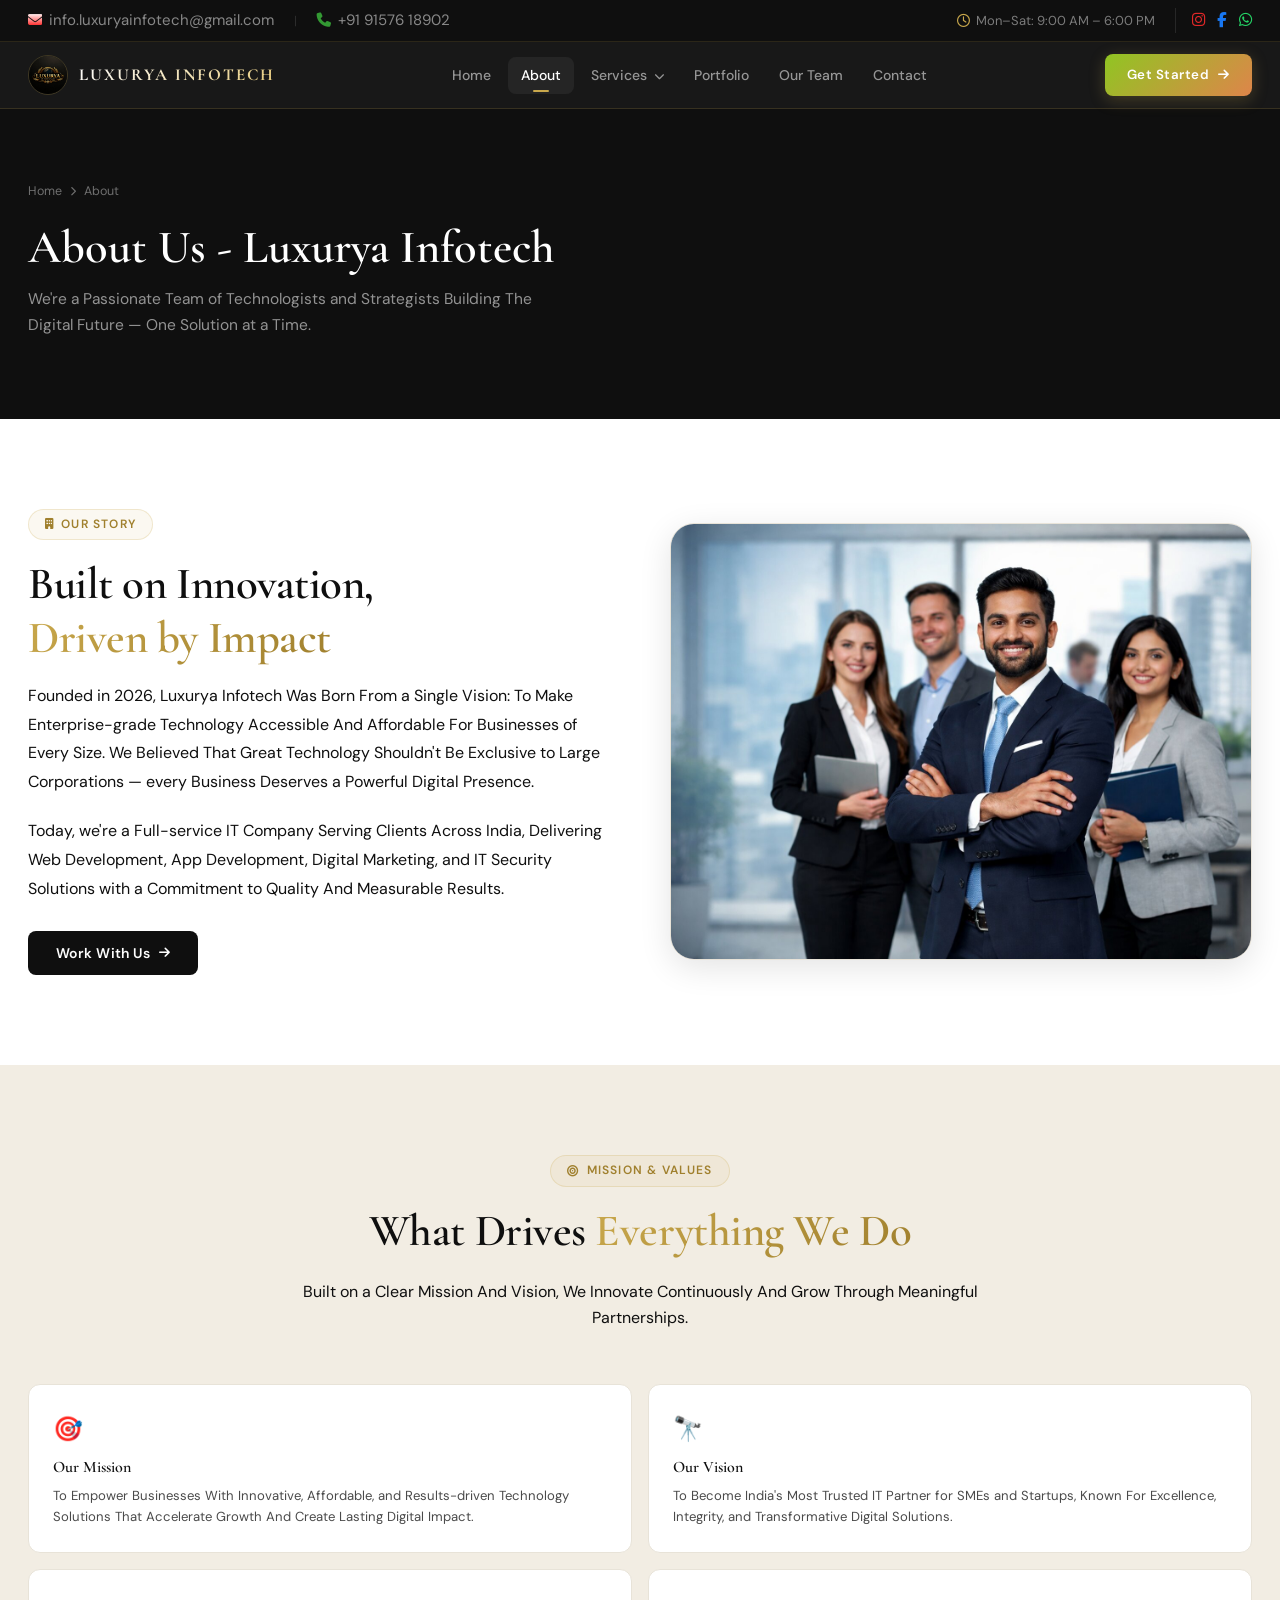
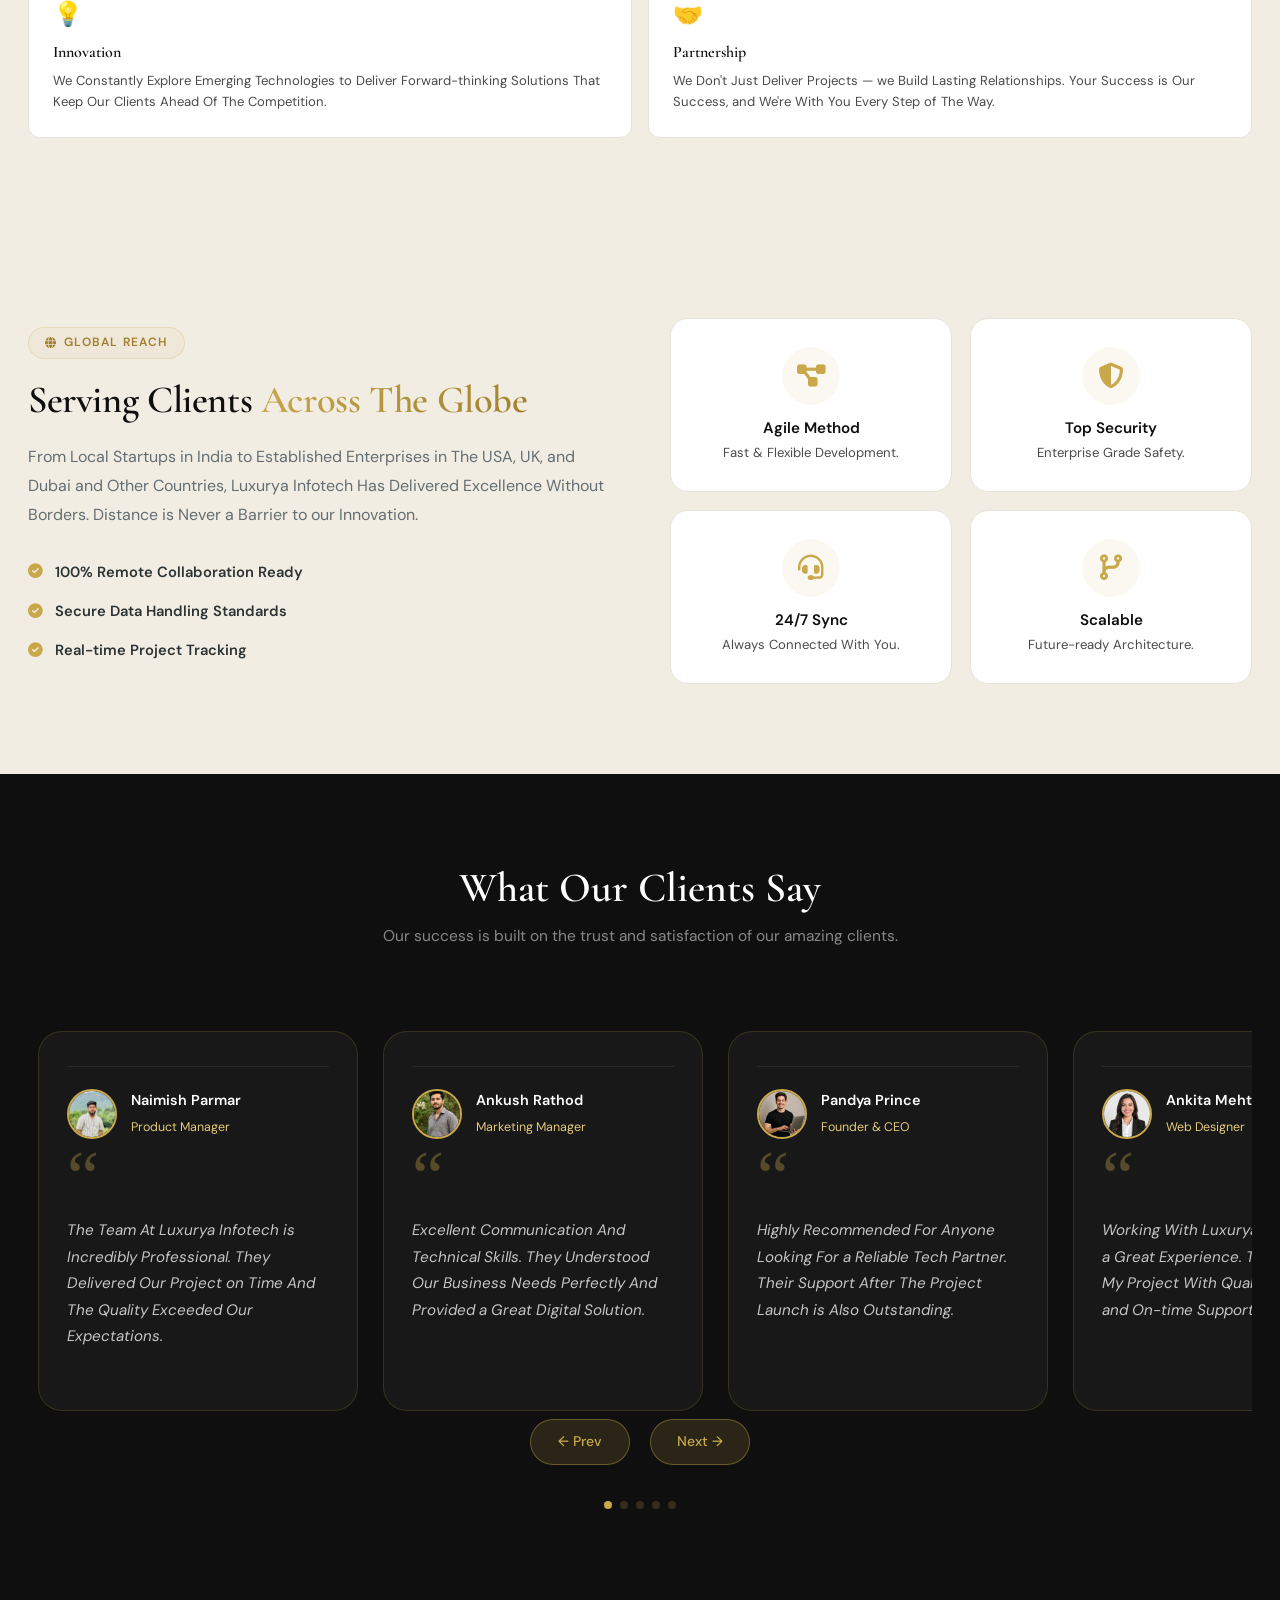
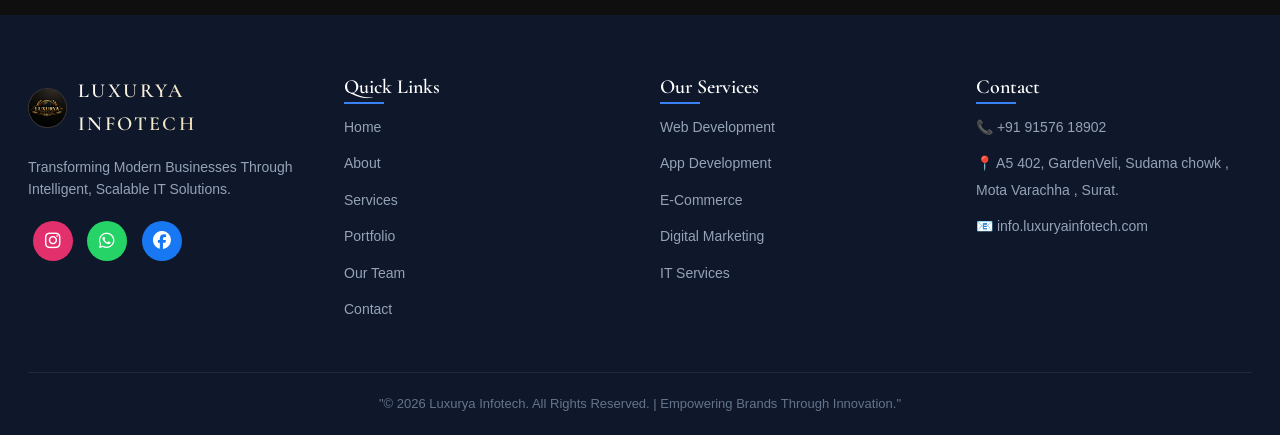
<file: about.html>
<!DOCTYPE html>
<html lang="en">

<head>
    <meta charset="UTF-8">
    <meta name="viewport" content="width=device-width, initial-scale=1.0">

    <title>About | Luxurya Infotech</title>

    <meta name="description"
        content="Luxurya Infotech is a leading web development company in Surat offering MERN stack development, mobile apps, UI/UX design, and digital marketing services across India.">
    <meta name="keywords"
        content="Luxurya Infotech, web development company Surat, MERN stack developer India, app development company, digital marketing services India">
    <meta name="robots" content="index, follow">
    <meta name="author" content="Luxurya Infotech">
    <link rel="canonical" href="https://luxuryainfotech.pages.dev/">

    <!-- Favicon (use your own domain) -->
    <link rel="icon" type="image/jpg" href="https://luxuryainfotech.pages.dev/images/logo-img-1.jpg">

    <!-- Theme -->
    <meta name="theme-color" content="#0f172a">

    <!-- Open Graph -->
    <meta property="og:site_name" content="Luxurya Infotech">
    <meta property="og:type" content="website">
    <meta property="og:url" content="https://luxuryainfotech.pages.dev/">
    <meta property="og:image" content="https://luxuryainfotech.pages.dev/images/logo-img-1.jpg">
    <meta property="og:image" content="https://luxuryainfotech.pages.dev/images/og-banner.jpg">
    <meta property="og:title" content="Best Web Development Company in Surat | Luxurya Infotech">
    <meta property="og:description"
        content="Professional web development, app development & digital marketing services to grow your business.">
    <meta property="og:image" content="https://luxuryainfotech.pages.dev/images/logo-img-1.jpg">

    <!-- Twitter -->
    <meta name="twitter:card" content="summary_large_image">
    <meta name="twitter:title" content="Luxurya Infotech - IT Solutions Company">
    <meta name="twitter:description" content="Grow your business with modern web & app solutions.">
    <meta name="twitter:image" content="https://luxuryainfotech.pages.dev/images/logo-img-1.jpg">

    <!-- Local SEO -->
    <meta name="geo.region" content="IN-GJ">
    <meta name="geo.placename" content="Surat">
    <meta name="geo.position" content="21.1702;72.8311">
    <meta name="ICBM" content="21.1702, 72.8311">

    <!-- Fonts & CSS -->
    <link rel="preconnect" href="https://fonts.googleapis.com">
    <link rel="preconnect" href="https://fonts.gstatic.com" crossorigin>
    <link href="https://fonts.googleapis.com/css2?family=Plus+Jakarta+Sans:wght@300;400;500;600;700&display=swap"
        rel="stylesheet">
    <link rel="stylesheet" href="https://cdn.jsdelivr.net/npm/swiper@11/swiper-bundle.min.css">
    <link rel="stylesheet" href="https://cdnjs.cloudflare.com/ajax/libs/font-awesome/6.5.0/css/all.min.css">
    <script src="https://cdn.jsdelivr.net/npm/swiper@11/swiper-bundle.min.js"></script>
    <link rel="stylesheet" href="style.css">
</head>

<body>

    <!-- TOP BAR -->
    <div class="top-bar">
        <div class="container">
            <div class="top-bar-inner">
                <div class="top-info">
                    <a href="mailto:info.luxuryainfotech@gmail.com"><i style="background: linear-gradient( white, red);-webkit-background-clip: text; background-clip: text;
    -webkit-text-fill-color: transparent;" class="fas fa-envelope"></i>
                        info.luxuryainfotech@gmail.com</a>
                    <span class="separator">|</span>
                    <a href="tel:+919157618902"><i class="fas fa-phone-alt"
                            style="transform: scaleX(-1); color: #339933;"></i> +91 91576 18902</a>
                </div>
                <div class="top-right">
                    <span class="work-hours"><i class="far fa-clock"></i> Mon–Sat: 9:00 AM – 6:00 PM</span>
                    <div class="top-socials">
                        <a href="https://www.instagram.com/luxurya_infotech/"><i style="color: rgb(225, 40, 40);"
                                class="fab fa-instagram"></i></a>
                        <a href="https://www.facebook.com/profile.php?id=61570994831835"><i style="color: #1877F2;"
                                class="fab fa-facebook-f"></i></a>
                        <a href="https://wa.me/919157618902"><i style="color: #25D366;" class="fab fa-whatsapp"></i></a>
                    </div>
                </div>
            </div>
        </div>
    </div>

    <!-- NAVBAR -->
    <nav id="navbar">
        <div class="container">
            <div class="nav-inner">
                <a class="nav-logo" href="index.html">
                    <div class="logo-mark"><img style="width:40px;height:40px;" src="images/logo-img-1.jpg"
                            alt="Luxurya Infotech"></div>
                    <span>LUXURYA INFOTECH</span>
                </a>
                <div class="nav-links">
                    <a class="nav-link" href="index.html" data-page="home">Home</a>
                    <a class="nav-link" href="about.html" data-page="about">About</a>
                    <div class="nav-dropdown">  
                        <a class="nav-link" href="services.html" data-page="services">Services <i
                                class="fas fa-chevron-down" style="font-size:.65rem;margin-left:3px"></i></a>
                        <div class="nav-dropdown-menu">
                            <div class="dropdown-item" onclick="location.href='services.html#web'"><i
                                    class="fas fa-globe"></i> Web Development</div>
                            <div class="dropdown-item" onclick="location.href='services.html#app'"><i
                                    class="fas fa-mobile-alt"></i> App Development</div>
                            <div class="dropdown-item" onclick="location.href='services.html#ecommerce'"><i
                                    class="fas fa-shopping-cart"></i> E-Commerce Systems</div>
                            <div class="dropdown-item" onclick="location.href='services.html#digital'"><i
                                    class="fas fa-chart-line"></i> Digital Marketing & SEO</div>
                            <div class="dropdown-item" onclick="location.href='services.html#it'"><i
                                    class="fas fa-shield-alt"></i> IT Support & Security</div>
                        </div>
                    </div>
                    <a class="nav-link" href="portfolio.html" data-page="portfolio">Portfolio</a>
                    <a class="nav-link" href="team.html" data-page="team">Our Team</a>
                    <a class="nav-link" href="contact.html" data-page="contact">Contact</a>
                </div>
                <a class="btn btn-primary nav-cta" href="contact.html">Get Started <i
                        class="fas fa-arrow-right"></i></a>
                <button class="hamburger" aria-label="Menu"><span></span><span></span><span></span></button>
            </div>
        </div>
    </nav>
    <div class="mobile-menu" id="mobileMenu">
        <a class="mobile-nav-link" href="index.html"><i class="fas fa-home" style="color:#61DAFB"></i> Home</a>
        <a class="mobile-nav-link" href="about.html"><i class="fas fa-user" style="color:#61DAFB"></i> About</a>
        <a class="mobile-nav-link" href="services.html"><i class="fas fa-cogs" style="color:#61DAFB"></i> Services</a>
        <a class="mobile-nav-link" href="portfolio.html"><i class="fas fa-briefcase" style="color:#61DAFB"></i>
            Portfolio</a>
        <a class="mobile-nav-link" href="team.html"><i class="fas fa-users" style="color:#61DAFB"></i> Our Team</a>
        <a class="mobile-nav-link" href="contact.html"><i class="fas fa-envelope" style="color:#61DAFB"></i> Contact</a>
    </div>

    <section class="page-hero">
        <div class="page-hero-bg"></div>
        <div class="container">
            <div class="breadcrumb"><span onclick="showPage('home')"><a href="index.html">Home</a></span><i
                    class="fas fa-chevron-right"></i><span>About</span></div>
            <h1>About Us - Luxurya Infotech</h1>
            <p>We're a Passionate Team of Technologists and Strategists Building The Digital Future — One Solution
                at a Time.</p>
        </div>
    </section>

    <section class="section">
        <div class="container">
            <div class="about-intro">
                <div class="fade-in">
                    <div class="eyebrow"><i class="fas fa-building"></i> Our Story</div>
                    <h2 class="section-title">Built on Innovation,<br><span class="hl">Driven by Impact</span></h2>
                    <p style="color:var(--text2);line-height:1.8;margin-bottom:20px">Founded in 2026, Luxurya
                        Infotech Was Born From a Single Vision: To Make Enterprise-grade Technology Accessible And
                        Affordable For Businesses of Every Size. We Believed That Great Technology Shouldn't Be
                        Exclusive to Large Corporations — every Business Deserves a Powerful Digital Presence.</p>
                    <p style="color:var(--text2);line-height:1.8">Today, we're a Full-service IT Company Serving
                        Clients Across India, Delivering Web Development, App Development, Digital Marketing, and IT
                        Security Solutions with a Commitment to Quality And Measurable Results.</p>
                    <a href="contact.html"><button class="btn btn-primary" style="margin-top:28px"
                            onclick="showPage('contact')">Work With
                            Us <i class="fas fa-arrow-right"></i></button></a>
                </div>
                <div class="fade-in">
                    <div class="about-intro-img">
                        <div class="placeholder-art"><img src="images/about-us.jpg" alt="text"></div>
                    </div>

                </div>
            </div>
        </div>
    </section>

    <!-- Mission & Values -->
    <section class="section section-alt">
        <div class="container">
            <div class="section-header centered fade-in">
                <div class="eyebrow"><i class="fas fa-bullseye"></i>Mission & Values</div>
                <h2 class="section-title">What Drives <span class="hl">Everything We Do</span></h2>
                <p style="max-width:700px; margin: 20px auto;">Built on a Clear Mission And Vision,
                        We Innovate Continuously And Grow Through Meaningful Partnerships.</p>
                </div>
                <div class=" about-values fade-in">
                <div class="mv-card">
                    <div class="mv-icon">🎯</div>
                    <h3>Our Mission</h3>
                    <p>To Empower Businesses With Innovative, Affordable, and Results-driven Technology Solutions
                        That Accelerate Growth And Create Lasting Digital Impact.</p>
                </div>
                <div class="mv-card">
                    <div class="mv-icon">🔭</div>
                    <h3>Our Vision</h3>
                    <p>To Become India's Most Trusted IT Partner for SMEs and Startups, Known For Excellence,
                        Integrity, and Transformative Digital Solutions.</p>
                </div>
                <div class="mv-card">
                    <div class="mv-icon">💡</div>
                    <h3>Innovation</h3>
                    <p>We Constantly Explore Emerging Technologies to Deliver Forward-thinking Solutions That Keep
                        Our Clients Ahead Of The Competition.</p>
                </div>
                <div class="mv-card">
                    <div class="mv-icon">🤝</div>
                    <h3>Partnership</h3>
                    <p>We Don't Just Deliver Projects — we Build Lasting Relationships. Your Success is Our Success,
                        and We're With You Every Step of The Way.</p>
                </div>
            </div>
        </div>
    </section>

    <section class="section section-alt section-global" style="padding: 90px 0;">
        <div class="container">
            <div class="global-flex">
                <div class="global-content fade-in">
                    <div class="eyebrow"><i class="fas fa-globe"></i> Global Reach</div>
                    <h2 class="section-title">Serving Clients <span class="hl">Across The Globe</span></h2>
                    <p style="color:#636e72; line-height:1.8; margin-top: 20px;">
                        From Local Startups in India to Established Enterprises in The USA, UK, and Dubai and Other
                        Countries, Luxurya Infotech Has Delivered Excellence Without Borders. Distance is Never a
                        Barrier to our Innovation.
                    </p>

                    <ul class="success-list" style="list-style: none; padding: 0; margin-top: 30px;">
                        <li
                            style="margin-bottom: 15px; display: flex; align-items: center; gap: 12px; color: #2d3436; font-weight: 600;">
                            <i class="fas fa-check-circle"></i> 100% Remote Collaboration
                            Ready
                        </li>
                        <li
                            style="margin-bottom: 15px; display: flex; align-items: center; gap: 12px; color: #2d3436; font-weight: 600;">
                            <i class="fas fa-check-circle"></i> Secure Data Handling
                            Standards
                        </li>
                        <li style="display: flex; align-items: center; gap: 12px; color: #2d3436; font-weight: 600;">
                            <i class="fas fa-check-circle"></i> Real-time Project Tracking
                        </li>
                    </ul>
                </div>

                <div class="global-cards fade-in">

                    <div class="mini-stat-card">
                        <i class="fas fa-project-diagram"></i>
                        <h4>Agile Method</h4>
                        <p>Fast & Flexible Development.</p>
                    </div>

                    <div class="mini-stat-card">
                        <i class="fas fa-shield-alt"></i>
                        <h4>Top Security</h4>
                        <p>Enterprise Grade Safety.</p>
                    </div>

                    <div class="mini-stat-card">
                        <i class="fas fa-headset"></i>
                        <h4>24/7 Sync</h4>
                        <p>Always Connected With You.</p>
                    </div>

                    <div class="mini-stat-card">
                        <i class="fas fa-code-branch"></i>
                        <h4>Scalable</h4>
                        <p>Future-ready Architecture.</p>
                    </div>

                </div>
            </div>
        </div>
    </section>

    <!-- CLIENT SECTION -->
    <section class="testimonial-section">
        <div class="container">
            <div class="section-header">
                <h2>What Our Clients Say</h2>
                <p>Our success is built on the trust and satisfaction of our amazing clients.</p>
            </div>

            <div class="swiper testimonial-swiper">
                <div class="swiper-wrapper">

                    <div class="swiper-slide">
                        <div class="testimonial-card">
                            <div class="client-info">
                                <img src="images/naimish-img-1.jpg" alt="Naimish Parmar" class="client-img">
                                <div class="client-details">
                                    <span class="client-name">Naimish Parmar</span>
                                    <span class="client-role">Product Manager</span>
                                </div>
                            </div>
                            <div class="quote-icon">“</div>
                            <p class="review-text">The Team At Luxurya Infotech is Incredibly Professional. They
                                Delivered Our Project on Time And The Quality Exceeded Our Expectations.</p>
                        </div>
                    </div>

                    <div class="swiper-slide">
                        <div class="testimonial-card">
                            <div class="client-info">
                                <img src="images/ankush-img-1.jpg" alt="Ankush Rathod" class="client-img">
                                <div class="client-details">
                                    <span class="client-name">Ankush Rathod</span>
                                    <span class="client-role">Marketing Manager</span>
                                </div>
                            </div>
                            <div class="quote-icon">“</div>
                            <p class="review-text">Excellent Communication And Technical Skills. They Understood Our
                                Business Needs Perfectly And Provided a Great Digital Solution.</p>
                        </div>
                    </div>

                    <div class="swiper-slide">
                        <div class="testimonial-card">
                            <div class="client-info">
                                <img src="images/prince-img-1.jpg" alt="Prince Pandya" class="client-img">
                                <div class="client-details">
                                    <span class="client-name">Pandya Prince</span>
                                    <span class="client-role">Founder & CEO</span>
                                </div>
                            </div>
                            <div class="quote-icon">“</div>
                            <p class="review-text">Highly Recommended For Anyone Looking For a Reliable Tech
                                Partner. Their Support After The Project Launch is Also Outstanding.</p>
                        </div>
                    </div>

                    <div class="swiper-slide">
                        <div class="testimonial-card">
                            <div class="client-info">
                                <img src="images/ankita-img-1.jpg" alt="Ankita Mehta" class="client-img">
                                <div class="client-details">
                                    <span class="client-name">Ankita Mehta</span>
                                    <span class="client-role">Web Designer</span>
                                </div>
                            </div>
                            <div class="quote-icon">“</div>
                            <p class="review-text">Working With Luxurya Infotech Was a Great Experience. They
                                Delivered My Project With Quality, Creativity, and On-time Support.</p>
                        </div>
                    </div>
                    <div class="swiper-slide">
                        <div class="testimonial-card">
                            <div class="client-info">
                                <img src="images/drashti-img-1.jpg" alt="drashti trivedi" class="client-img">
                                <div class="client-details">
                                    <span class="client-name">Drashti Trivedi</span>
                                    <span class="client-role">jewelry Designer</span>
                                </div>
                            </div>
                            <div class="quote-icon">“</div>
                            <p class="review-text">Great Experience With Luxurya Infotech! They Delivered a Modern,
                                High-quality Website and Provided Excellent Support. Highly Recommended.</p>
                        </div>
                    </div>
                </div>

                <div class="swiper-nav-wrapper">
                    <div class="swiper-button-prev">← Prev</div>
                    <div class="swiper-button-next">Next →</div>
                </div>
                <div class="swiper-pagination"></div>
            </div>
        </div>
    </section>

    <footer>
        <div class="container">
            <div class="footer-grid">
                <div class="footer-brand">
                    <a href="index.html">
                        <div class="nav-logo" onclick="showPage('home')">
                            <div class="logo-mark"><img style="width:40px;height:40px;" src="images/logo-img-1.jpg"
                                    alt="text">
                            </div>
                            <span>LUXURYA INFOTECH</span>
                        </div>
                    </a>
                    <p>Transforming Modern Businesses Through Intelligent, Scalable IT Solutions.</p>
                    <div class="footer-social">
                        <a href="https://www.instagram.com/luxurya_infotech"
                            style="display:inline-block;width:40px;height:40px;line-height:40px;text-align:center;border-radius:50%;background:#E1306C;color:white;margin:5px;font-size:18px;">
                            <i class="fab fa-instagram"></i>
                        </a>

                        <a href="https://wa.me/919157618902"
                            style="display:inline-block;width:40px;height:40px;line-height:40px;text-align:center;border-radius:50%;background:#25D366;color:white;margin:5px;font-size:18px;">
                            <i class="fab fa-whatsapp"></i>
                        </a>

                        <a href="https://www.facebook.com/profile.php?id=61570994831835"
                            style="display:inline-block;width:40px;height:40px;line-height:40px;text-align:center;border-radius:50%;background:#1877F2;color:white;margin:5px;font-size:18px;">
                            <i class="fab fa-facebook"></i>
                        </a>
                    </div>

                </div>
                <div class="footer-col">
                    <h4>Quick Links</h4>
                    <ul>
                        <li><span onclick="showPage('home')"><a href="index.html">Home</a></span></li>
                        <li><span onclick="showPage('about')"><a href="about.html">About</a></span></li>
                        <li><span onclick="showPage('services')"><a href="services.html">Services</a></span></li>
                        <li><span onclick="showPage('portfolio')"><a href="portfolio.html">Portfolio</a></span></li>
                        <li><span onclick="showPage('team')"><a href="team.html">Our Team</a></span></li>
                        <li><span onclick="showPage('contact')"><a href="contact.html">Contact</a></span></li>
                    </ul>
                </div>
                <div class="footer-col">
                    <h4>Our Services</h4>
                    <ul>
                        <li><span onclick="showServiceDetail('web')"><a href="services.html#web">Web
                                    Development</a></span></li>
                        <li><span onclick="showServiceDetail('app')"><a href="services.html#app">App
                                    Development</a></span></li>
                        <li><span onclick="showServiceDetail('ecommerce')"><a
                                    href="services.html#ecommerce">E-Commerce</a></span></li>
                        <li><span onclick="showServiceDetail('digital')"><a href="services.html#digital">Digital
                                    Marketing</a></span></li>
                        <li><span onclick="showServiceDetail('it')"><a href="services.html#it">IT Services</a></span>
                        </li>
                    </ul>
                </div>
                <div class="footer-col">
                    <h4>Contact</h4>
                    <ul>
                        <li><span><a href="tel:+919157618902">📞 +91 91576 18902</a></span></li>
                        <li><span>📍 A5 402, GardenVeli, Sudama chowk , Mota Varachha , Surat.</span></li>
                        <li><span><a href="mailto:info.luxuryainfotech@gmail.com">📧 info.luxuryainfotech.com</a></span>
                        </li>
                    </ul>
                </div>
            </div>
            <div class="footer-bottom">"© 2026 Luxurya Infotech. All Rights Reserved. | Empowering Brands Through
                Innovation."</div>
        </div>
    </footer>

    <script src="https://cdn.jsdelivr.net/npm/swiper@11/swiper-bundle.min.js"></script>
    <script src="script.js"></script>

</body>

</html>
</file>
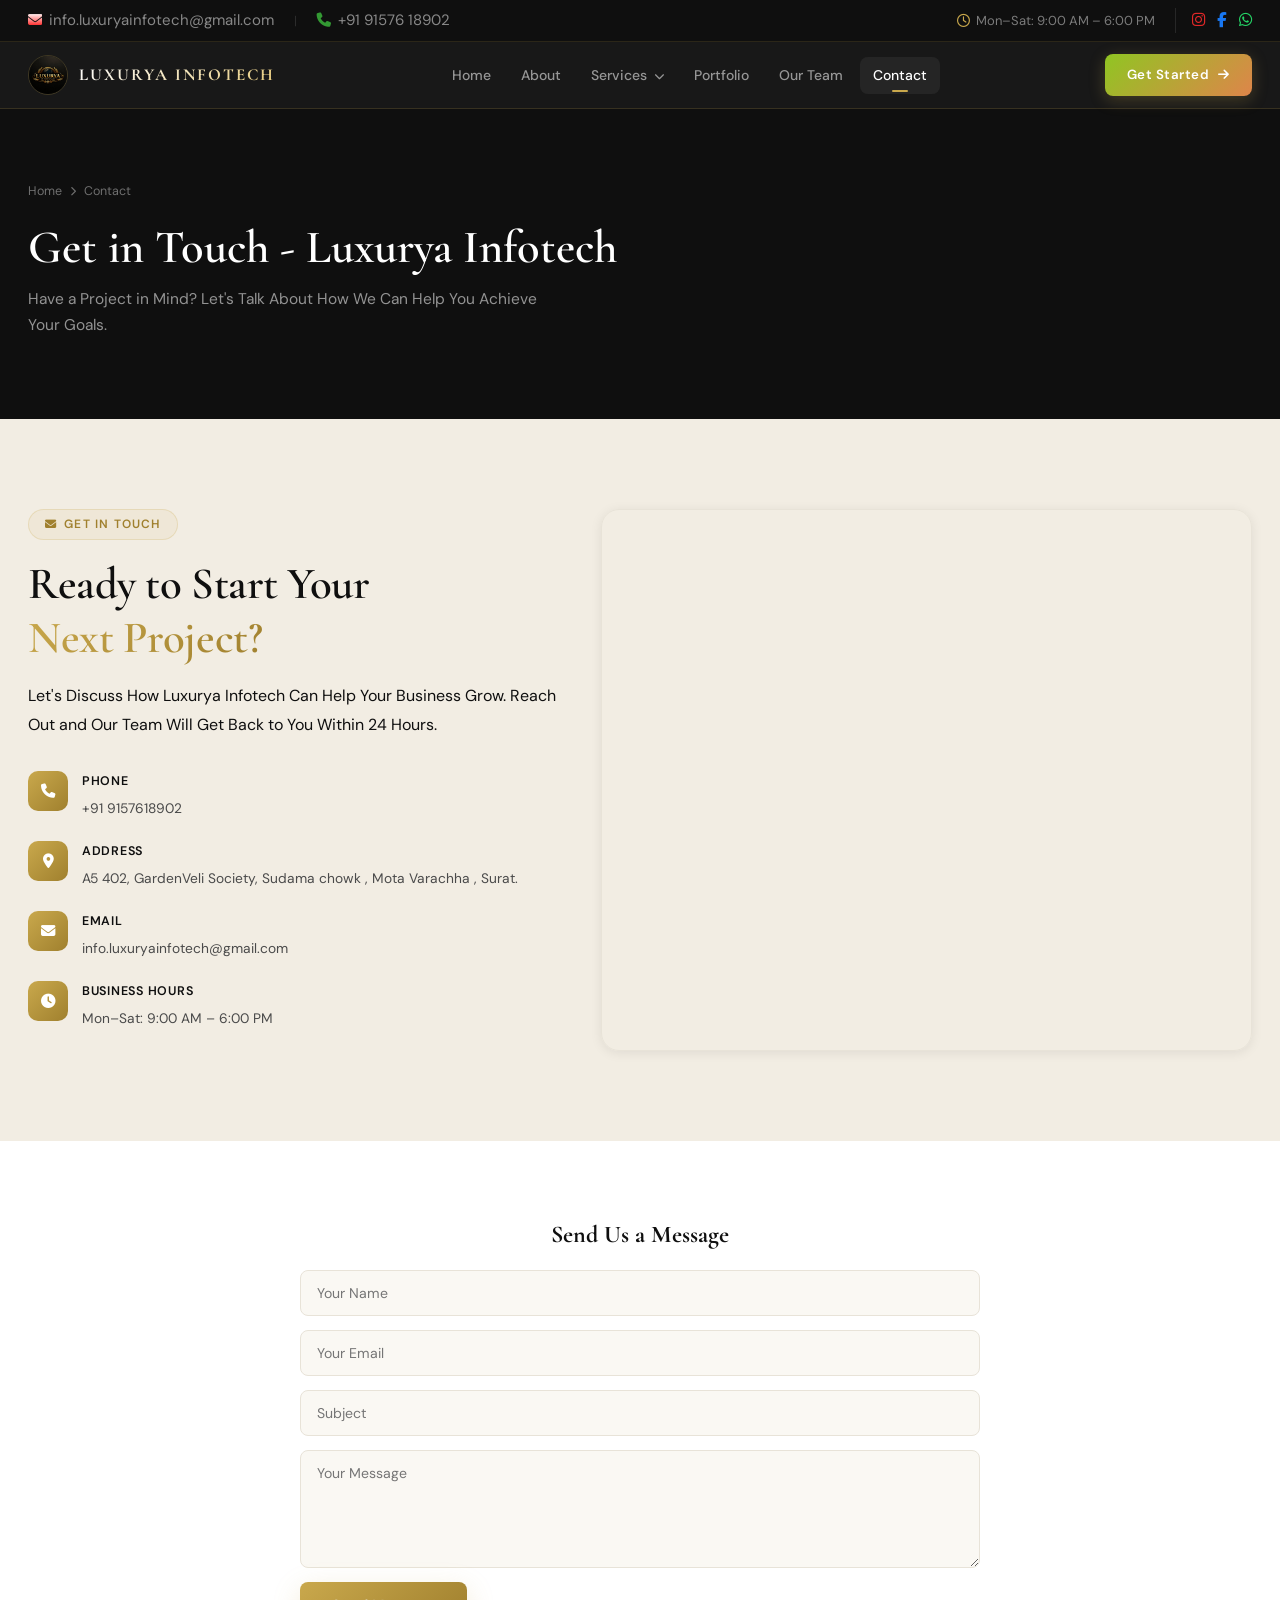
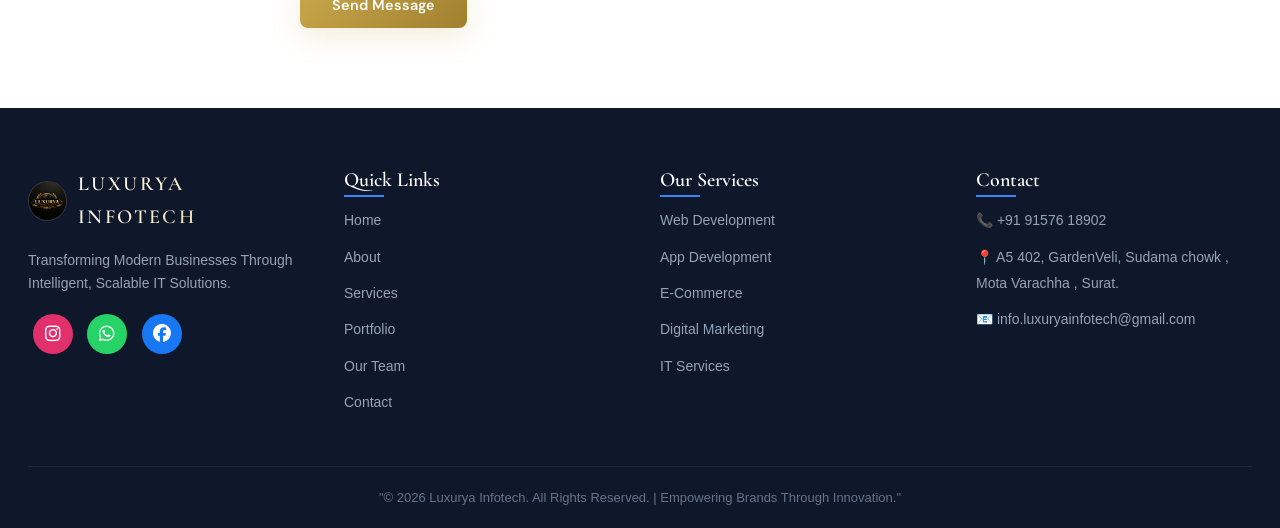
<file: contact.html>
<!DOCTYPE html>
<html lang="en">

<head>
    <meta charset="UTF-8">
    <meta name="viewport" content="width=device-width, initial-scale=1.0">

    <title>Contact | Luxurya Infotech</title>

    <meta name="description"
        content="Luxurya Infotech is a leading web development company in Surat offering MERN stack development, mobile apps, UI/UX design, and digital marketing services across India.">
    <meta name="keywords"
        content="Luxurya Infotech, web development company Surat, MERN stack developer India, app development company, digital marketing services India">
    <meta name="robots" content="index, follow">
    <meta name="author" content="Luxurya Infotech">
    <link rel="canonical" href="https://luxuryainfotech.pages.dev/">

    <!-- Favicon (use your own domain) -->
    <link rel="icon" type="image/jpg" href="https://luxuryainfotech.pages.dev/images/logo-img-1.jpg">

    <!-- Theme -->
    <meta name="theme-color" content="#0f172a">

    <!-- Open Graph -->
    <meta property="og:site_name" content="Luxurya Infotech">
    <meta property="og:type" content="website">
    <meta property="og:url" content="https://luxuryainfotech.pages.dev/">
    <meta property="og:image" content="https://luxuryainfotech.pages.dev/images/logo-img-1.jpg">
    <meta property="og:image" content="https://luxuryainfotech.pages.dev/images/og-banner.jpg">
    <meta property="og:title" content="Best Web Development Company in Surat | Luxurya Infotech">
    <meta property="og:description"
        content="Professional web development, app development & digital marketing services to grow your business.">
    <meta property="og:image" content="https://luxuryainfotech.pages.dev/images/logo-img-1.jpg">

    <!-- Twitter -->
    <meta name="twitter:card" content="summary_large_image">
    <meta name="twitter:title" content="Luxurya Infotech - IT Solutions Company">
    <meta name="twitter:description" content="Grow your business with modern web & app solutions.">
    <meta name="twitter:image" content="https://luxuryainfotech.pages.dev/images/logo-img-1.jpg">

    <!-- Local SEO -->
    <meta name="geo.region" content="IN-GJ">
    <meta name="geo.placename" content="Surat">
    <meta name="geo.position" content="21.1702;72.8311">
    <meta name="ICBM" content="21.1702, 72.8311">

    <!-- Fonts & CSS -->
    <link rel="preconnect" href="https://fonts.googleapis.com">
    <link rel="preconnect" href="https://fonts.gstatic.com" crossorigin>
    <link href="https://fonts.googleapis.com/css2?family=Plus+Jakarta+Sans:wght@300;400;500;600;700&display=swap"
        rel="stylesheet">
    <link rel="stylesheet" href="https://cdn.jsdelivr.net/npm/swiper@11/swiper-bundle.min.css">
    <link rel="stylesheet" href="https://cdnjs.cloudflare.com/ajax/libs/font-awesome/6.5.0/css/all.min.css">
    <script src="https://cdn.jsdelivr.net/npm/swiper@11/swiper-bundle.min.js"></script>
    <link rel="stylesheet" href="style.css">
</head>

<body>

    <!-- TOP BAR -->
    <div class="top-bar">
        <div class="container">
            <div class="top-bar-inner">
                <div class="top-info">
                    <a href="mailto:info.luxuryainfotech@gmail.com"><i style="background: linear-gradient( white, red);-webkit-background-clip: text; background-clip: text;
    -webkit-text-fill-color: transparent;" class="fas fa-envelope"></i>
                        info.luxuryainfotech@gmail.com</a>
                    <span class="separator">|</span>
                    <a href="tel:+919157618902"><i class="fas fa-phone-alt"
                            style="transform: scaleX(-1); color: #339933;"></i> +91 91576 18902</a>
                </div>
                <div class="top-right">
                    <span class="work-hours"><i class="far fa-clock"></i> Mon–Sat: 9:00 AM – 6:00 PM</span>
                    <div class="top-socials">
                        <a href="https://www.instagram.com/luxurya_infotech/"><i style="color: rgb(225, 40, 40);"
                                class="fab fa-instagram"></i></a>
                        <a href="https://www.facebook.com/luxuryainfotech"><i style="color: #1877F2;"
                                class="fab fa-facebook-f"></i></a>
                        <a href="https://wa.me/919157618902"><i style="color: #25D366;" class="fab fa-whatsapp"></i></a>
                    </div>
                </div>
            </div>
        </div>
    </div>

    <!-- NAVBAR -->
    <nav id="navbar">
        <div class="container">
            <div class="nav-inner">
                <a class="nav-logo" href="index.html">
                    <div class="logo-mark"><img style="width:40px;height:40px;" src="images/logo-img-1.jpg"
                            alt="Luxurya Infotech"></div>
                    <span>LUXURYA INFOTECH</span>
                </a>
                <div class="nav-links">
                    <a class="nav-link" href="index.html" data-page="home">Home</a>
                    <a class="nav-link" href="about.html" data-page="about">About</a>
                    <div class="nav-dropdown">
                        <a class="nav-link" href="services.html" data-page="services">Services <i
                                class="fas fa-chevron-down" style="font-size:.65rem;margin-left:3px"></i></a>
                        <div class="nav-dropdown-menu">
                            <div class="dropdown-item" onclick="location.href='services.html#web'"><i
                                    class="fas fa-globe"></i> Web Development</div>
                            <div class="dropdown-item" onclick="location.href='services.html#app'"><i
                                    class="fas fa-mobile-alt"></i> App Development</div>
                            <div class="dropdown-item" onclick="location.href='services.html#ecommerce'"><i
                                    class="fas fa-shopping-cart"></i> E-Commerce Systems</div>
                            <div class="dropdown-item" onclick="location.href='services.html#digital'"><i
                                    class="fas fa-chart-line"></i> Digital Marketing & SEO</div>
                            <div class="dropdown-item" onclick="location.href='services.html#it'"><i
                                    class="fas fa-shield-alt"></i> IT Support & Security</div>
                        </div>
                    </div>
                    <a class="nav-link" href="portfolio.html" data-page="portfolio">Portfolio</a>
                    <a class="nav-link" href="team.html" data-page="team">Our Team</a>
                    <a class="nav-link active" href="contact.html" data-page="contact">Contact</a>
                </div>
                <a class="btn btn-primary nav-cta" href="contact.html">Get Started <i
                        class="fas fa-arrow-right"></i></a>
                <button class="hamburger" aria-label="Menu"><span></span><span></span><span></span></button>
            </div>
        </div>
    </nav>
    <div class="mobile-menu" id="mobileMenu">
        <a class="mobile-nav-link" href="index.html"><i class="fas fa-home" style="color:#61DAFB"></i> Home</a>
        <a class="mobile-nav-link" href="about.html"><i class="fas fa-user" style="color:#61DAFB"></i> About</a>
        <a class="mobile-nav-link" href="services.html"><i class="fas fa-cogs" style="color:#61DAFB"></i> Services</a>
        <a class="mobile-nav-link" href="portfolio.html"><i class="fas fa-briefcase" style="color:#61DAFB"></i>
            Portfolio</a>
        <a class="mobile-nav-link" href="team.html"><i class="fas fa-users" style="color:#61DAFB"></i> Our Team</a>
        <a class="mobile-nav-link" href="contact.html"><i class="fas fa-envelope" style="color:#61DAFB"></i> Contact</a>
    </div>


    <!-- ============================
     CONTACT PAGE
     ============================ -->
    <section class="page-hero">
        <div class="page-hero-bg"></div>
        <div class="container">
            <div class="breadcrumb"><span onclick="showPage('home')"><a href="index.html">Home</a></span><i
                    class="fas fa-chevron-right"></i><span>Contact</span></div>
            <h1>Get in Touch - Luxurya Infotech</h1>
            <p>Have a Project in Mind? Let's Talk About How We Can Help You Achieve Your Goals.</p>
        </div>
    </section>
    <section class="section contact-section section-alt">
        <div class="container">
            <div class="contact-grid">
                <!-- LEFT SIDE -->
                <div class="contact-left fade-in">

                    <div class="eyebrow">
                        <i class="fas fa-envelope"></i> Get in Touch
                    </div>
                    <h2 class="section-title">
                        Ready to Start Your<br>
                        <span class="hl">Next Project?</span>
                    </h2>
                    <p style="color:var(--text2);margin-bottom:32px;line-height:1.8">
                        Let's Discuss How Luxurya Infotech Can Help Your Business Grow.
                        Reach Out and Our Team Will Get Back to You Within 24 Hours.
                    </p>
                    <div class="contact-detail">
                        <div class="cd-icon"><i class="fas fa-phone"></i></div>
                        <div class="cd-text">
                            <strong>Phone</strong>
                            <span><a href="phone:+91 9157618902">+91 9157618902</a></span>
                        </div>
                    </div>
                    <div class="contact-detail">
                        <div class="cd-icon"><i class="fas fa-map-marker-alt"></i></div>
                        <div class="cd-text">
                            <strong>Address</strong>
                            <span>A5 402, GardenVeli Society, Sudama chowk , Mota Varachha , Surat.</span>
                        </div>
                    </div>
                    <div class="contact-detail">
                        <div class="cd-icon"><i class="fas fa-envelope"></i></div>
                        <div class="cd-text">
                            <strong>Email</strong>
                            <span><a href="mailto:info.luxuryainfotech@gmail.com">info.luxuryainfotech@gmail.com</a></span>
                        </div>
                    </div>
                    <div class="contact-detail">
                        <div class="cd-icon"><i class="fas fa-clock"></i></div>
                        <div class="cd-text">
                            <strong>Business Hours</strong>
                            <span>Mon–Sat: 9:00 AM – 6:00 PM</span>
                        </div>
                    </div>
                </div>
                <!-- RIGHT SIDE MAP -->
                <div class="contact-right">
                    <div class="map-box">
                        <iframe
                            src="https://www.google.com/maps/embed?pb=!1m18!1m12!1m3!1d59495.33447753133!2d72.84654073957505!3d21.253314791338074!2m3!1f0!2f0!3f0!3m2!1i1024!2i768!4f13.1!3m3!1m2!1s0x3be04f4706deb373%3A0x4539a28ddd99dcbf!2sGarden%20Valley!5e0!3m2!1sen!2sin!4v1776528553760!5m2!1sen!2sin"
                            width="600" height="450" style="border:0;" allowfullscreen="" loading="lazy"
                            referrerpolicy="no-referrer-when-downgrade"></iframe>
                    </div>
                </div>
            </div>
        </div>
    </section>

    <section class="contact-form-section">
        <div class="container">
            <h2>Send Us a Message</h2>
            <form action="mailto:info.luxuryainfotech@gmail.com" method="post" enctype="text/plain" class="contact-form">
                <input type="text" name="name" placeholder="Your Name" required>
                <input type="email" name="email" placeholder="Your Email" required>
                <input type="text" name="subject" placeholder="Subject">
                <textarea name="message" rows="5" placeholder="Your Message" required></textarea>
                <button type="submit">Send Message</button>
            </form>
        </div>
    </section>

    <footer>
        <div class="container">
            <div class="footer-grid">
                <div class="footer-brand">
                    <div class="nav-logo" onclick="showPage('home')">
                        <div class="logo-mark"><img type="file" style="width:40px;height:40px;border-radius:50%"
                                src="images/logo-img-1.jpg" alt="text"></div>
                        <span>Luxurya Infotech</span>
                    </div>
                    <p>Transforming Modern Businesses Through Intelligent, Scalable IT Solutions.</p>
                    <div class="footer-social"><a href="https://www.instagram.com/luxurya_infotech"
                            style="display:inline-block;width:40px;height:40px;line-height:40px;text-align:center;border-radius:50%;background:#E1306C;color:white;margin:5px;font-size:18px;">
                            <i class="fab fa-instagram"></i>
                        </a>

                        <a href="https://wa.me/919157618902"
                            style="display:inline-block;width:40px;height:40px;line-height:40px;text-align:center;border-radius:50%;background:#25D366;color:white;margin:5px;font-size:18px;">
                            <i class="fab fa-whatsapp"></i>
                        </a>

                        <a href="https://www.facebook.com/profile.php?id=61570994831835"
                            style="display:inline-block;width:40px;height:40px;line-height:40px;text-align:center;border-radius:50%;background:#1877F2;color:white;margin:5px;font-size:18px;">
                            <i class="fab fa-facebook"></i>
                        </a>
                    </div>
                </div>
                <div class="footer-col">
                    <h4>Quick Links</h4>
                    <ul>
                        <li><span onclick="showPage('home')"> <a href="index.html">Home</a></span></li>
                        <li><span onclick="showPage('about')"><a href="about.html">About</a></span></li>
                        <li><span onclick="showPage('services')"><a href="services.html">Services</a></span></li>
                        <li><span onclick="showPage('portfolio')"><a href="portfolio.html">Portfolio</a></span></li>
                        <li><span onclick="showPage('team')"><a href="team.html">Our Team</a></span></li>
                        <li><span onclick="showPage('contact')"><a href="contact.html">Contact</a></span></li>
                    </ul>
                </div>
                <div class="footer-col">
                    <h4>Our Services</h4>
                    <ul>
                        <li><span onclick="showServiceDetail('web')"><a href="services.html#web">Web
                                    Development</a></span></li>
                        <li><span onclick="showServiceDetail('app')"><a href="services.html#app">App
                                    Development</a></span></li>
                        <li><span onclick="showServiceDetail('ecommerce')"><a
                                    href="services.html#ecommerce">E-Commerce</a></span></li>
                        <li><span onclick="showServiceDetail('digital')"><a href="services.html#digital">Digital
                                    Marketing</a></span></li>
                        <li><span onclick="showServiceDetail('it')"><a href="services.html#it">IT
                                    Services</a></span></li>
                    </ul>
                </div>
                <div class="footer-col">
                    <h4>Contact</h4>
                    <ul>
                        <li><span><a href="tel:+919157618902">📞 +91 91576 18902</a></span></li>
                        <li><span>📍 A5 402, GardenVeli, Sudama chowk , Mota Varachha , Surat.</span></li>
                        <li><span><a href="mailto:info.luxuryainfotech@gmail.com">📧 info.luxuryainfotech@gmail.com</a></span>
                        </li>
                    </ul>
                </div>
            </div>
            <div class="footer-bottom">"© 2026 Luxurya Infotech. All Rights Reserved. | Empowering Brands Through
                Innovation."</div>
        </div>
    </footer>

    <script src="script.js"></script>
    <script>
        // Contact form submission feedback
        document.getElementById('contactForm').addEventListener('submit', function (e) {
            const msg = document.getElementById('formMsg');
            // Show success (real submission handled by Formspree)
            setTimeout(() => {
                msg.innerHTML = '✅ Message sent successfully! We\'ll get back to you within 24 hours.';
                msg.style.display = 'block';
                msg.style.color = '#15803d';
                msg.style.padding = '10px 16px';
                msg.style.background = 'rgba(22,163,74,.08)';
                msg.style.borderRadius = '8px';
                msg.style.border = '1px solid rgba(22,163,74,.2)';
            }, 300);
        });
    </script>
</body>

</html>
</file>
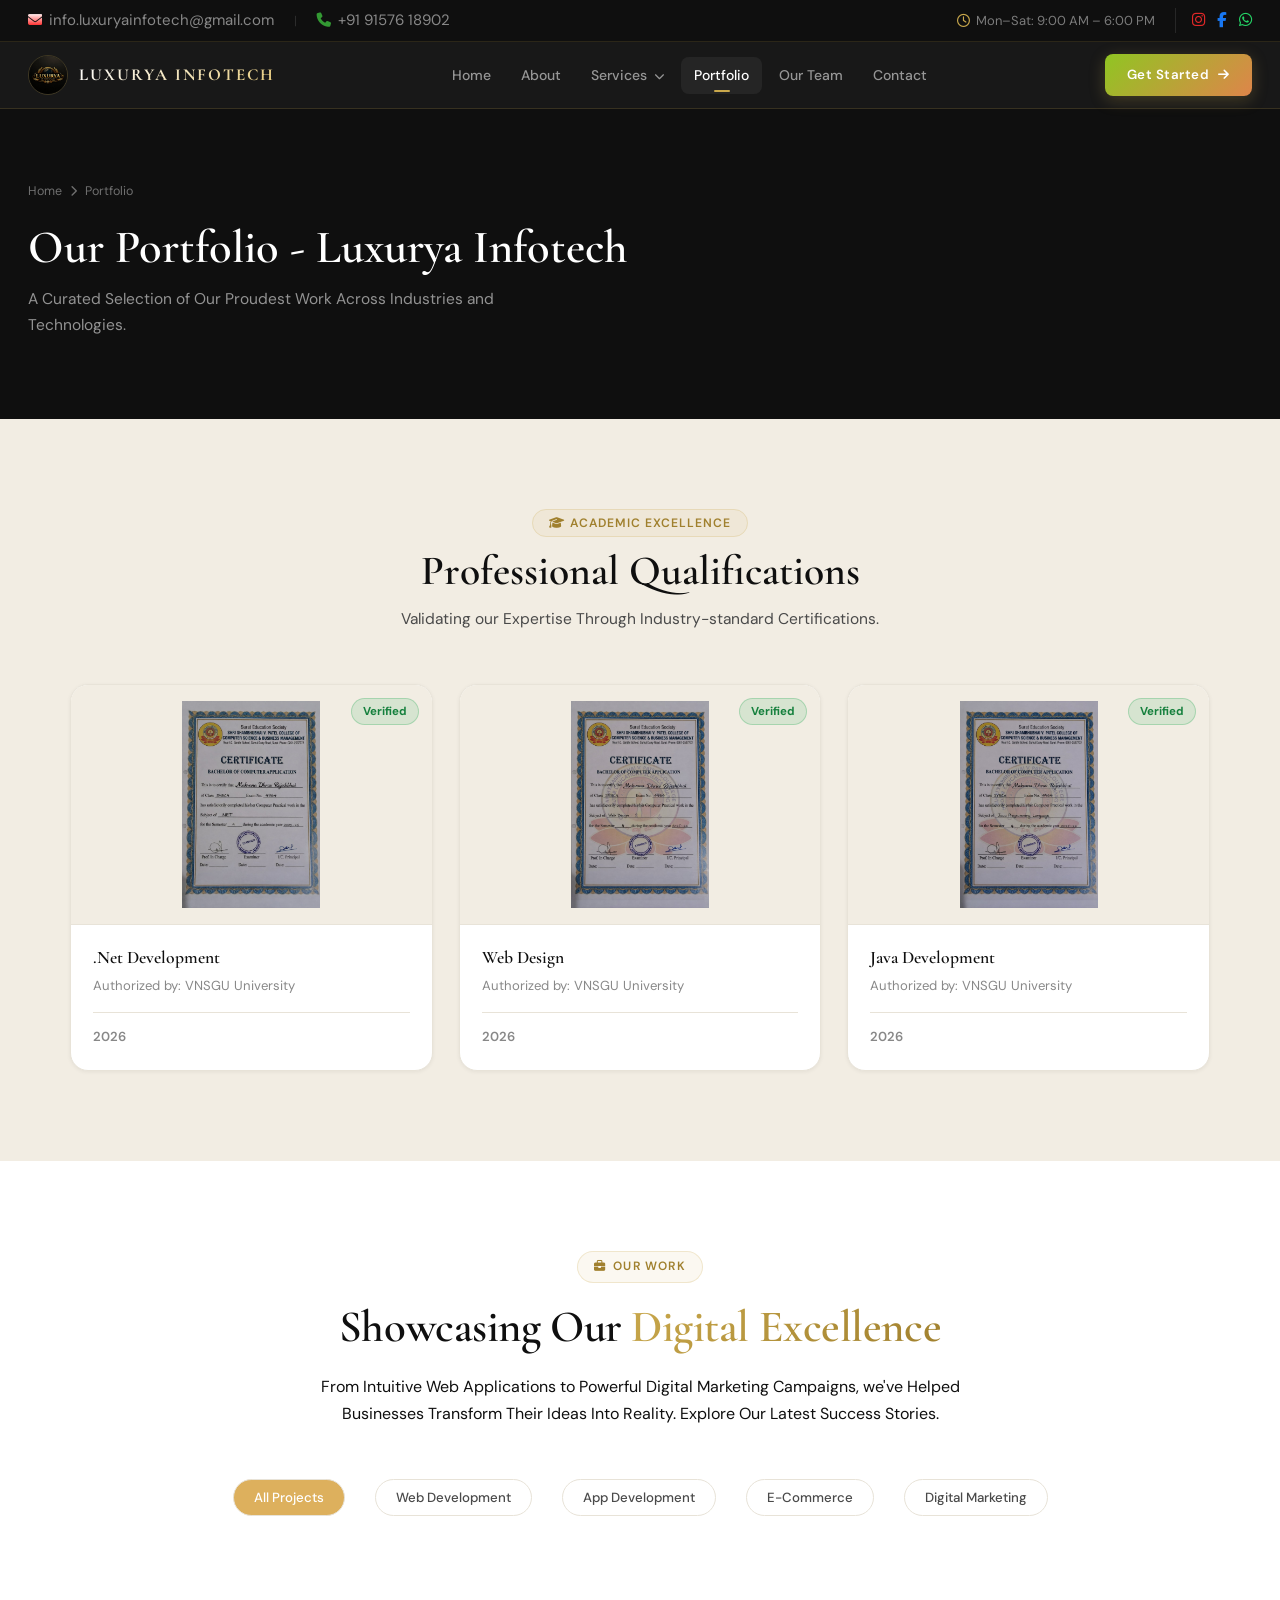
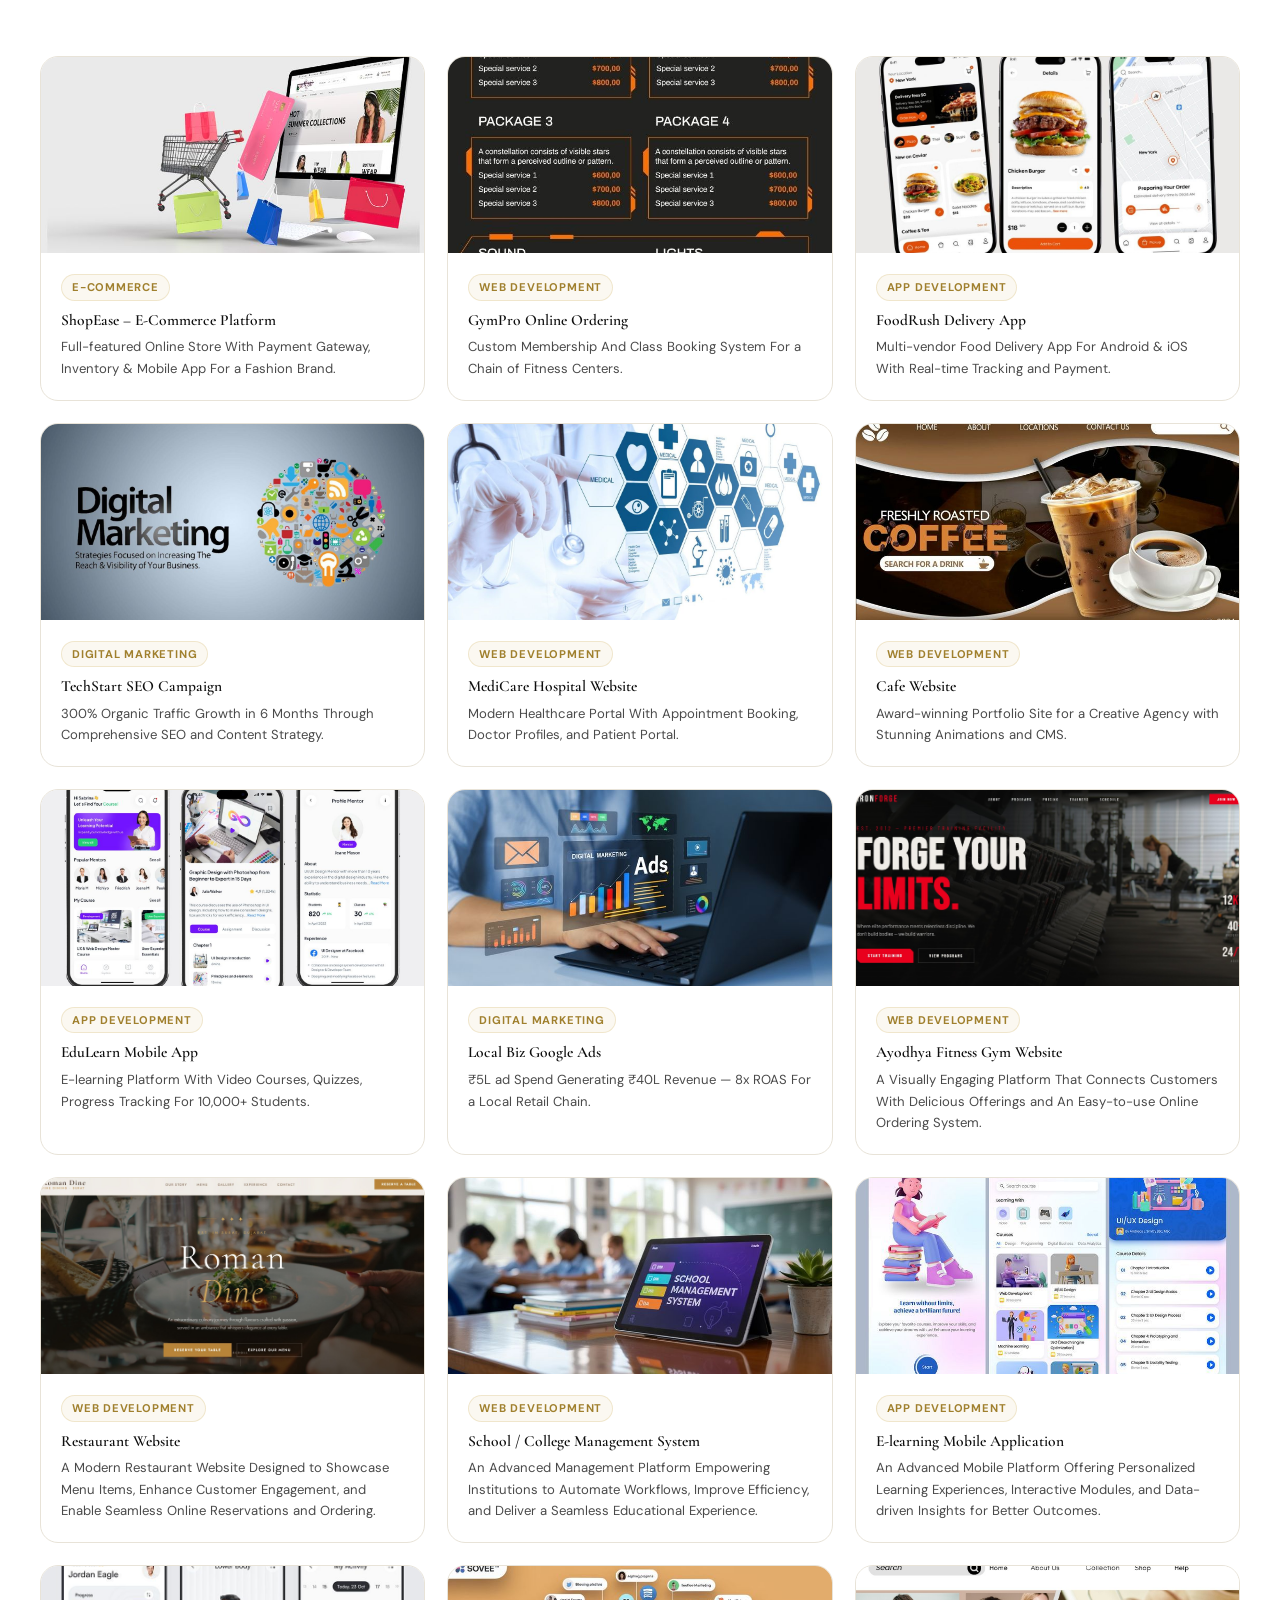
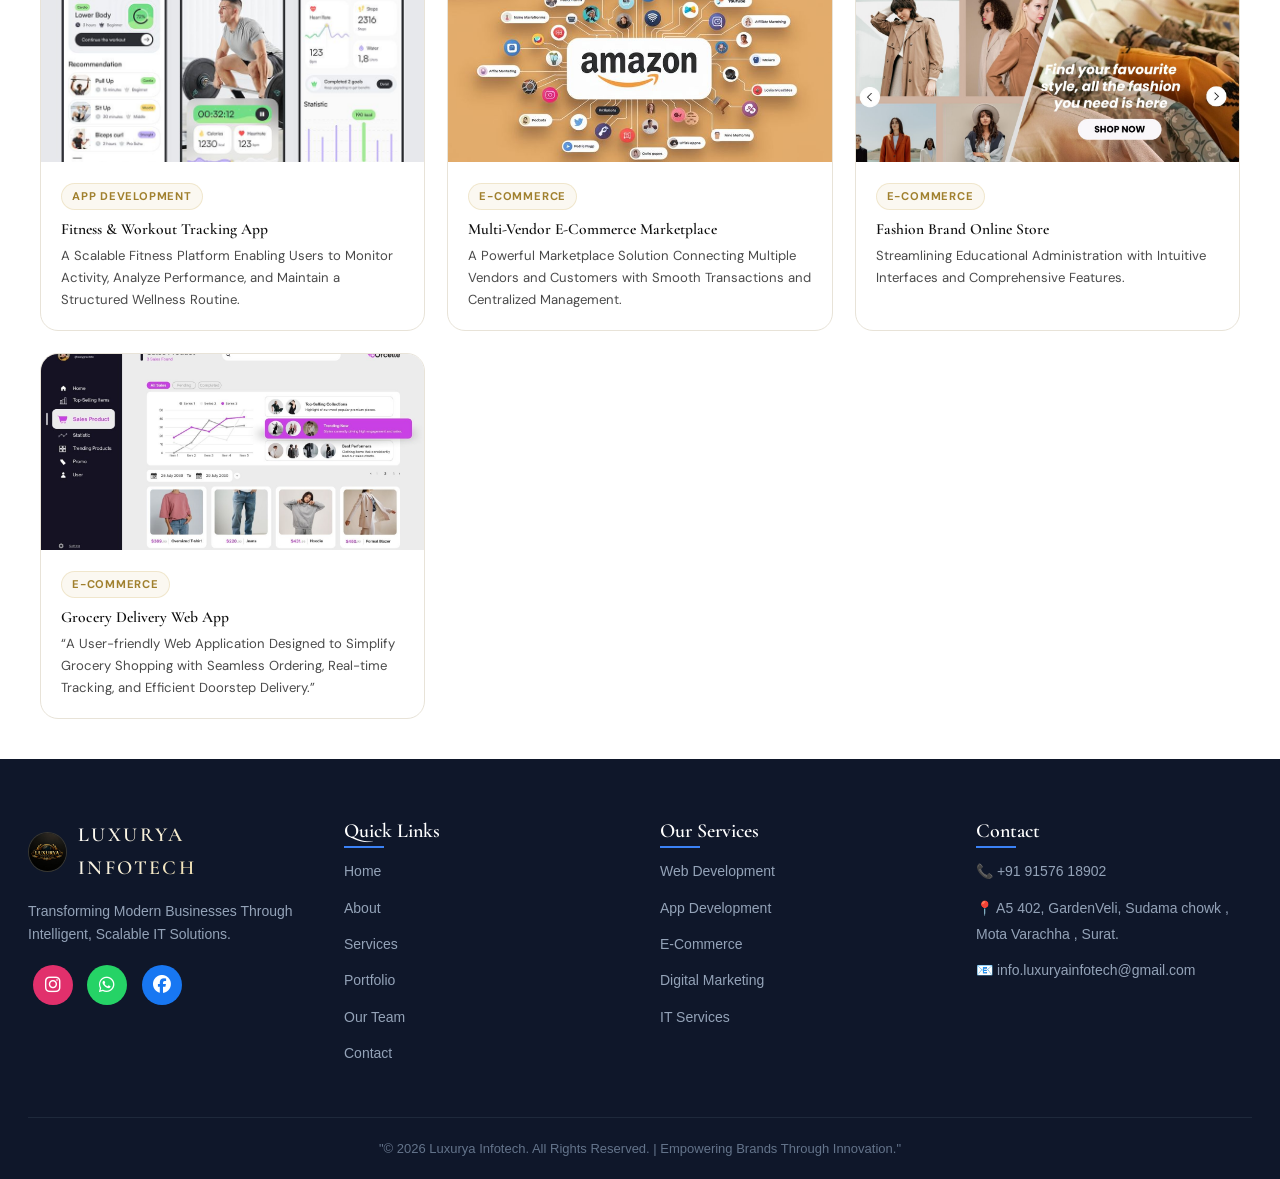
<file: portfolio.html>
<!DOCTYPE html>
<html lang="en">

<head>
    <meta charset="UTF-8">
    <meta name="viewport" content="width=device-width, initial-scale=1.0">

    <title>Portfolio | Luxurya Infotech</title>

    <meta name="description"
        content="Luxurya Infotech is a leading web development company in Surat offering MERN stack development, mobile apps, UI/UX design, and digital marketing services across India.">
    <meta name="keywords"
        content="Luxurya Infotech, web development company Surat, MERN stack developer India, app development company, digital marketing services India">
    <meta name="robots" content="index, follow">
    <meta name="author" content="Luxurya Infotech">
    <link rel="canonical" href="https://luxuryainfotech.pages.dev/">

    <!-- Favicon (use your own domain) -->
    <link rel="icon" type="image/jpg" href="https://luxuryainfotech.pages.dev/images/logo-img-1.jpg">

    <!-- Theme -->
    <meta name="theme-color" content="#0f172a">

    <!-- Open Graph -->
    <meta property="og:site_name" content="Luxurya Infotech">
    <meta property="og:type" content="website">
    <meta property="og:url" content="https://luxuryainfotech.pages.dev/">
    <meta property="og:image" content="https://luxuryainfotech.pages.dev/images/logo-img-1.jpg">
    <meta property="og:image" content="https://luxuryainfotech.pages.dev/images/og-banner.jpg">
    <meta property="og:title" content="Best Web Development Company in Surat | Luxurya Infotech">
    <meta property="og:description"
        content="Professional web development, app development & digital marketing services to grow your business.">
    <meta property="og:image" content="https://luxuryainfotech.pages.dev/images/logo-img-1.jpg">

    <!-- Twitter -->
    <meta name="twitter:card" content="summary_large_image">
    <meta name="twitter:title" content="Luxurya Infotech - IT Solutions Company">
    <meta name="twitter:description" content="Grow your business with modern web & app solutions.">
    <meta name="twitter:image" content="https://luxuryainfotech.pages.dev/images/logo-img-1.jpg">

    <!-- Local SEO -->
    <meta name="geo.region" content="IN-GJ">
    <meta name="geo.placename" content="Surat">
    <meta name="geo.position" content="21.1702;72.8311">
    <meta name="ICBM" content="21.1702, 72.8311">

    <!-- Fonts & CSS -->
    <link rel="preconnect" href="https://fonts.googleapis.com">
    <link rel="preconnect" href="https://fonts.gstatic.com" crossorigin>
    <link href="https://fonts.googleapis.com/css2?family=Plus+Jakarta+Sans:wght@300;400;500;600;700&display=swap"
        rel="stylesheet">
    <link rel="stylesheet" href="https://cdn.jsdelivr.net/npm/swiper@11/swiper-bundle.min.css">
    <link rel="stylesheet" href="https://cdnjs.cloudflare.com/ajax/libs/font-awesome/6.5.0/css/all.min.css">
    <script src="https://cdn.jsdelivr.net/npm/swiper@11/swiper-bundle.min.js"></script>
    <link rel="stylesheet" href="style.css">
    <style>
        /* Portfolio filter active state with JS */
        .pf-btn {
            cursor: pointer;
        }
    </style>
</head>

<body>

    <!-- TOP BAR -->
    <div class="top-bar">
        <div class="container">
            <div class="top-bar-inner">
                <div class="top-info">
                    <a href="mailto:info.luxuryainfotech@gmail.com"><i style="background: linear-gradient( white, red);-webkit-background-clip: text; background-clip: text;
    -webkit-text-fill-color: transparent;" class="fas fa-envelope"></i>
                        info.luxuryainfotech@gmail.com</a>
                    <span class="separator">|</span>
                    <a href="tel:+919157618902"><i class="fas fa-phone-alt"
                            style="transform: scaleX(-1); color: #339933;"></i> +91 91576 18902</a>
                </div>
                <div class="top-right">
                    <span class="work-hours"><i class="far fa-clock"></i> Mon–Sat: 9:00 AM – 6:00 PM</span>
                    <div class="top-socials">
                        <a href="https://www.instagram.com/luxurya_infotech/"><i style="color: rgb(225, 40, 40);"
                                class="fab fa-instagram"></i></a>
                        <a href="https://www.facebook.com/profile.php?id=61570994831835"><i style="color: #1877F2;"
                                class="fab fa-facebook-f"></i></a>
                        <a href="https://wa.me/919157618902"><i style="color: #25D366;" class="fab fa-whatsapp"></i></a>
                    </div>
                </div>
            </div>
        </div>
    </div>

    <!-- NAVBAR -->
    <nav id="navbar">
        <div class="container">
            <div class="nav-inner">
                <a class="nav-logo" href="index.html">
                    <div class="logo-mark"><img style="width:40px;height:40px;" src="images/logo-img-1.jpg"
                            alt="Luxurya Infotech"></div>
                    <span>LUXURYA INFOTECH</span>
                </a>
                <div class="nav-links">
                    <a class="nav-link" href="index.html" data-page="home">Home</a>
                    <a class="nav-link" href="about.html" data-page="about">About</a>
                    <div class="nav-dropdown">
                        <a class="nav-link" href="services.html" data-page="services">Services <i
                                class="fas fa-chevron-down" style="font-size:.65rem;margin-left:3px"></i></a>
                        <div class="nav-dropdown-menu">
                            <div class="dropdown-item" onclick="location.href='services.html#web'"><i
                                    class="fas fa-globe"></i> Web Development</div>
                            <div class="dropdown-item" onclick="location.href='services.html#app'"><i
                                    class="fas fa-mobile-alt"></i> App Development</div>
                            <div class="dropdown-item" onclick="location.href='services.html#ecommerce'"><i
                                    class="fas fa-shopping-cart"></i> E-Commerce Systems</div>
                            <div class="dropdown-item" onclick="location.href='services.html#digital'"><i
                                    class="fas fa-chart-line"></i> Digital Marketing & SEO</div>
                            <div class="dropdown-item" onclick="location.href='services.html#it'"><i
                                    class="fas fa-shield-alt"></i> IT Support & Security</div>
                        </div>
                    </div>
                    <a class="nav-link active" href="portfolio.html" data-page="portfolio">Portfolio</a>
                    <a class="nav-link" href="team.html" data-page="team">Our Team</a>
                    <a class="nav-link" href="contact.html" data-page="contact">Contact</a>
                </div>
                <a class="btn btn-primary nav-cta" href="contact.html">Get Started <i
                        class="fas fa-arrow-right"></i></a>
                <button class="hamburger" aria-label="Menu"><span></span><span></span><span></span></button>
            </div>
        </div>
    </nav>
    <div class="mobile-menu" id="mobileMenu">
        <a class="mobile-nav-link" href="index.html"><i class="fas fa-home" style="color:#61DAFB"></i> Home</a>
        <a class="mobile-nav-link" href="about.html"><i class="fas fa-user" style="color:#61DAFB"></i> About</a>
        <a class="mobile-nav-link" href="services.html"><i class="fas fa-cogs" style="color:#61DAFB"></i> Services</a>
        <a class="mobile-nav-link" href="portfolio.html"><i class="fas fa-briefcase" style="color:#61DAFB"></i>
            Portfolio</a>
        <a class="mobile-nav-link" href="team.html"><i class="fas fa-users" style="color:#61DAFB"></i> Our Team</a>
        <a class="mobile-nav-link" href="contact.html"><i class="fas fa-envelope" style="color:#61DAFB"></i> Contact</a>
    </div>

    <section class="page-hero">
        <div class="page-hero-bg"></div>
        <div class="container" style="position:relative;z-index:2">
            <div class="breadcrumb"><span onclick="showPage('home')" style="cursor:pointer"><a
                        href="index.html">Home</a></span><i class="fas fa-chevron-right"
                    style="font-size:.7rem"></i><span>Portfolio</span></div>
            <h1>Our Portfolio - Luxurya Infotech</h1>
            <p>A Curated Selection of Our Proudest Work Across Industries and Technologies.</p>
        </div>
    </section>

    <!-- Certificates -->
    <section id="certificates" class="cert-white-section">
        <div class="container">
            <div class="section-header-clean">
                <span class="badge-tech"><i style="margin-right: 5px;" class="fas fa-graduation-cap"></i>Academic
                    Excellence</span>
                <h2 class="title-dark">Professional Qualifications</h2>
                <p class="subtitle-grey">Validating our Expertise Through Industry-standard Certifications.</p>
            </div>

            <div class="cert-grid-modern">
                <div class="cert-card-white fade-in">
                    <div class="cert-status">Verified</div>
                    <div class="cert-img-container">
                        <img src="images/dot-net-certi.jpg" alt=".net">
                    </div>
                    <div class="cert-body">
                        <h3>.Net Development</h3>
                        <p class="issuer">Authorized by: VNSGU University</p>
                        <div class="cert-footer">
                            <span class="year">2026</span>
                        </div>
                    </div>
                </div>

                <div class="cert-card-white fade-in">
                    <div class="cert-status">Verified</div>
                    <div class="cert-img-container">
                        <img src="images/web-design-certi.jpg" alt="UI/UX Certificate">
                    </div>
                    <div class="cert-body">
                        <h3>Web Design</h3>
                        <p class="issuer">Authorized by: VNSGU University</p>
                        <div class="cert-footer">
                            <span class="year">2026</span>
                        </div>
                    </div>
                </div>

                <div class="cert-card-white fade-in">
                    <div class="cert-status">Verified</div>
                    <div class="cert-img-container">
                        <img src="images/java-certi.jpg" alt="JavaScript Certificate">

                    </div>
                    <div class="cert-body">
                        <h3>Java Development</h3>
                        <p class="issuer">Authorized by: VNSGU University</p>
                        <div class="cert-footer">
                            <span class="year">2026</span>
                        </div>
                    </div>
                </div>
            </div>
        </div>
    </section>

    <!-- Portfolio -->
    <section class="section">
        <div class="container">
            <div class="section-header centered fade-in">
                <div class="eyebrow"><i class="fas fa-briefcase"></i>Our Work</div>
                <h2 class="section-title">Showcasing Our <span class="hl">Digital Excellence</span></h2>
                <p style="max-width:700px; margin: 20px auto;">
                    From Intuitive Web Applications to Powerful Digital Marketing Campaigns, we've Helped Businesses
                    Transform Their Ideas Into Reality. Explore Our Latest Success Stories.
                </p>
            </div>

            <div class="portfolio-filter fade-in" style="text-align: center; margin: 40px 0 50px 0;">
                <button style="background-color: rgb(221, 176, 93); color: white;" class="pf-btn active"
                    data-category="all" onclick="filterPortfolio(this,'all')">All Projects</button>
                <button class="pf-btn" onclick="filterPortfolio(this,'web')">Web Development</button>
                <button class="pf-btn" onclick="filterPortfolio(this,'app')">App Development</button>
                <button class="pf-btn" onclick="filterPortfolio(this,'ecommerce')">E-Commerce</button>
                <button class="pf-btn" onclick="filterPortfolio(this,'marketing')">Digital Marketing</button>
            </div>
        </div>
    </section>
    <div class="portfolio-grid" id="portfolio-grid"></div>
    <div class="portfolio-container">
        <!-- Card 1 -->
        <div class="card" data-category="ecommerce">
            <img src="images/card-1.jpg" alt="text">
            <div class="card-content">
                <span class="category">E-Commerce</span>
                <h3>ShopEase – E-Commerce Platform</h3>
                <p>Full-featured Online Store With Payment Gateway, Inventory & Mobile App For a Fashion Brand.</p>
            </div>
        </div>

        <!-- Card 2 -->
        <div class="card" data-category="web">
            <img src="images/card-2.jpg" alt="text">
            <div class="card-content">
                <span class="category">Web Development</span>
                <h3>GymPro Online Ordering</h3>
                <p>Custom Membership And Class Booking System For a Chain of Fitness Centers.</p>
            </div>
        </div>

        <!-- Card 3 -->
        <div class="card" data-category="app">
            <img src="images/card-3.jpg" alt="text">
            <div class="card-content">
                <span class="category">App Development</span>
                <h3>FoodRush Delivery App</h3>
                <p>Multi-vendor Food Delivery App For Android & iOS With Real-time Tracking and Payment.</p>
            </div>
        </div>

        <!-- Card 4 -->
        <div class="card" data-category="marketing">
            <img src="images/card-4.jpg" alt="text">
            <div class="card-content">
                <span class="category">Digital Marketing</span>
                <h3>TechStart SEO Campaign</h3>
                <p>300% Organic Traffic Growth in 6 Months Through Comprehensive SEO and Content Strategy.</p>
            </div>
        </div>

        <!-- Card 5 -->
        <div class="card" data-category="web">
            <img src="images/card-5.jpg" alt="text">
            <div class="card-content">
                <span class="category">Web Development</span>
                <h3>MediCare Hospital Website</h3>
                <p>Modern Healthcare Portal With Appointment Booking, Doctor Profiles, and Patient Portal.</p>
            </div>
        </div>

        <!-- Card 6 -->
        <div class="card" data-category="web">
            <img src="images/card-6.jpg" alt="text">
            <div class="card-content">
                <span class="category">Web Development</span>
                <h3>Cafe Website</h3>
                <p>Award-winning Portfolio Site for a Creative Agency with Stunning Animations and CMS.</p>
            </div>
        </div>

        <!-- Card 7 -->
        <div class="card" data-category="app">
            <img src="images/card-7.jpg" alt="text">
            <div class="card-content">
                <span class="category">App Development</span>
                <h3>EduLearn Mobile App</h3>
                <p>E-learning Platform With Video Courses, Quizzes, Progress Tracking For 10,000+ Students.</p>
            </div>
        </div>

        <!-- Card 8 -->
        <div class="card" data-category="marketing">
            <img src="images/card-8.jpg" alt="text">
            <div class="card-content">
                <span class="category">Digital Marketing</span>
                <h3>Local Biz Google Ads</h3>
                <p>₹5L ad Spend Generating ₹40L Revenue — 8x ROAS For a Local Retail Chain.</p>
            </div>
        </div>

        <!-- Card 9 -->
        <div class="card" data-category="web">
            <img src="images/card-9.jpg" alt="text">
            <div class="card-content">
                <span class="category">Web Development</span>
                <h3>Ayodhya Fitness Gym Website</h3>
                <p>A Visually Engaging Platform That Connects Customers With Delicious Offerings and An Easy-to-use
                    Online Ordering System.</p>
            </div>
        </div>

        <!-- Card 10 -->
        <div class="card" data-category="web">
            <img src="images/card-10.jpg" alt="text">
            <div class="card-content">
                <span class="category">Web Development</span>
                <h3>Restaurant Website</h3>
                <p>A Modern Restaurant Website Designed to Showcase Menu Items, Enhance Customer Engagement, and
                    Enable Seamless Online Reservations and Ordering.</p>
            </div>
        </div>

        <!-- Card 11 -->
        <div class="card" data-category="web">
            <img src="images/card-11.jpg" alt="text">
            <div class="card-content">
                <span class="category">Web Development</span>
                <h3>School / College Management System</h3>
                <p>An Advanced Management Platform Empowering Institutions to Automate Workflows, Improve
                    Efficiency, and Deliver a Seamless Educational Experience.</p>
            </div>
        </div>

        <!-- Card 12 -->
        <div class="card" data-category="app">
            <img src="images/card-12.jpg" alt="text">
            <div class="card-content">
                <span class="category">App Development</span>
                <h3>E-learning Mobile Application</h3>
                <p>An Advanced Mobile Platform Offering Personalized Learning Experiences, Interactive Modules, and
                    Data-driven Insights for Better Outcomes.</p>
            </div>
        </div>

        <!-- Card 13 -->
        <div class="card" data-category="app">
            <img src="images/card-13.jpg" alt="text">
            <div class="card-content">
                <span class="category">App Development</span>
                <h3>Fitness & Workout Tracking App</h3>
                <p>A Scalable Fitness Platform Enabling Users to Monitor Activity, Analyze Performance, and Maintain
                    a Structured Wellness Routine.</p>
            </div>
        </div>

        <!-- Card 14 -->
        <div class="card" data-category="ecommerce">
            <img src="images/card-14.jpg" alt="text">
            <div class="card-content">
                <span class="category">E-Commerce</span>
                <h3>Multi-Vendor E-Commerce Marketplace</h3>
                <p>A Powerful Marketplace Solution Connecting Multiple Vendors and Customers with Smooth
                    Transactions and Centralized Management.</p>
            </div>
        </div>

        <!-- Card 15 -->
        <div class="card" data-category="ecommerce">
            <img src="images/card-15.jpg" alt="text">
            <div class="card-content">
                <span class="category">E-Commerce</span>
                <h3>Fashion Brand Online Store</h3>
                <p>Streamlining Educational Administration with Intuitive Interfaces and Comprehensive Features.</p>
            </div>
        </div>

        <!-- Card 16 -->
        <div class="card" data-category="ecommerce">
            <img src="images/card-16.jpg" alt="text">
            <div class="card-content">
                <span class="category">E-Commerce</span>
                <h3>Grocery Delivery Web App</h3>
                <p>“A User-friendly Web Application Designed to Simplify Grocery Shopping with Seamless Ordering,
                    Real-time Tracking, and Efficient Doorstep Delivery.”</p>
            </div>
        </div>
    </div>
    <footer>
        <div class="container">
            <div class="footer-grid">
                <div class="footer-brand">
                    <div class="nav-logo" onclick="showPage('home')">
                        <div class="logo-mark"><img style="width:40px;height:40px;" src="images/logo-img-1.jpg"
                                alt="text">
                        </div>
                        <span>LUXURYA INFOTECH</span>
                    </div>
                    <p>Transforming Modern Businesses Through Intelligent, Scalable IT Solutions.</p>
                    <div class="footer-social">
                        <a href="https://www.instagram.com/luxurya_infotech"
                            style="display:inline-block;width:40px;height:40px;line-height:40px;text-align:center;border-radius:50%;background:#E1306C;color:white;margin:5px;font-size:18px;">
                            <i class="fab fa-instagram"></i>
                        </a>

                        <a href="https://wa.me/919157618902"
                            style="display:inline-block;width:40px;height:40px;line-height:40px;text-align:center;border-radius:50%;background:#25D366;color:white;margin:5px;font-size:18px;">
                            <i class="fab fa-whatsapp"></i>
                        </a>

                        <a href="https://www.facebook.com/profile.php?id=61570994831835"
                            style="display:inline-block;width:40px;height:40px;line-height:40px;text-align:center;border-radius:50%;background:#1877F2;color:white;margin:5px;font-size:18px;">
                            <i class="fab fa-facebook"></i>
                        </a>
                    </div>

                </div>
                <div class="footer-col">
                    <h4>Quick Links</h4>
                    <ul>
                        <li><span onclick="showPage('home')"> <a href="index.html">Home</a></span></li>
                        <li><span onclick="showPage('about')"><a href="about.html">About</a></span></li>
                        <li><span onclick="showPage('services')"><a href="services.html">Services</a></span></li>
                        <li><span onclick="showPage('portfolio')"><a href="portfolio.html">Portfolio</a></span></li>
                        <li><span onclick="showPage('team')"><a href="team.html">Our Team</a></span></li>
                        <li><span onclick="showPage('contact')"><a href="contact.html">Contact</a></span></li>
                    </ul>
                </div>
                <div class="footer-col">
                    <h4>Our Services</h4>
                    <ul>
                        <li><span onclick="showServiceDetail('web')"><a href="services.html#web">Web
                                    Development</a></span></li>
                        <li><span onclick="showServiceDetail('app')"><a href="services.html#app">App
                                    Development</a></span></li>
                        <li><span onclick="showServiceDetail('ecommerce')"><a
                                    href="services.html#ecommerce">E-Commerce</a></span></li>
                        <li><span onclick="showServiceDetail('digital')"><a href="services.html#digital">Digital
                                    Marketing</a></span></li>
                        <li><span onclick="showServiceDetail('it')"><a href="services.html#it">IT Services</a></span>
                        </li>
                    </ul>
                </div>
                <div class="footer-col">
                    <h4>Contact</h4>
                    <ul>
                        <li><span><a href="tel:+919157618902">📞 +91 91576 18902</a></span></li>
                        <li><span>📍 A5 402, GardenVeli, Sudama chowk , Mota Varachha , Surat.</span></li>
                        <li><span><a href="mailto:info.luxuryainfotech@gmail.com">📧 info.luxuryainfotech@gmail.com</a></span>
                        </li>
                    </ul>
                </div>
            </div>
            <div class="footer-bottom">"© 2026 Luxurya Infotech. All Rights Reserved. | Empowering Brands Through
                Innovation."</div>
        </div>
    </footer>

    <script src="script.js"></script>
    <script>
        function filterPortfolio(btn, category) {

            // Active button change
            const buttons = document.querySelectorAll('.pf-btn');
            buttons.forEach(b => b.classList.remove('active'));
            btn.classList.add('active');

            // All cards select
            const cards = document.querySelectorAll('.portfolio-container .card');

            cards.forEach(card => {
                const cardCategory = card.getAttribute('data-category');

                if (category === 'all' || cardCategory === category) {
                    card.style.display = "block";
                } else {
                    card.style.display = "none";
                }
            });
        }

        // Page load par default ALL show
        window.addEventListener('load', function () {
            filterPortfolio(document.querySelector('.pf-btn.active'), 'all');
        });
    </script>
</body>

</html>
</file>
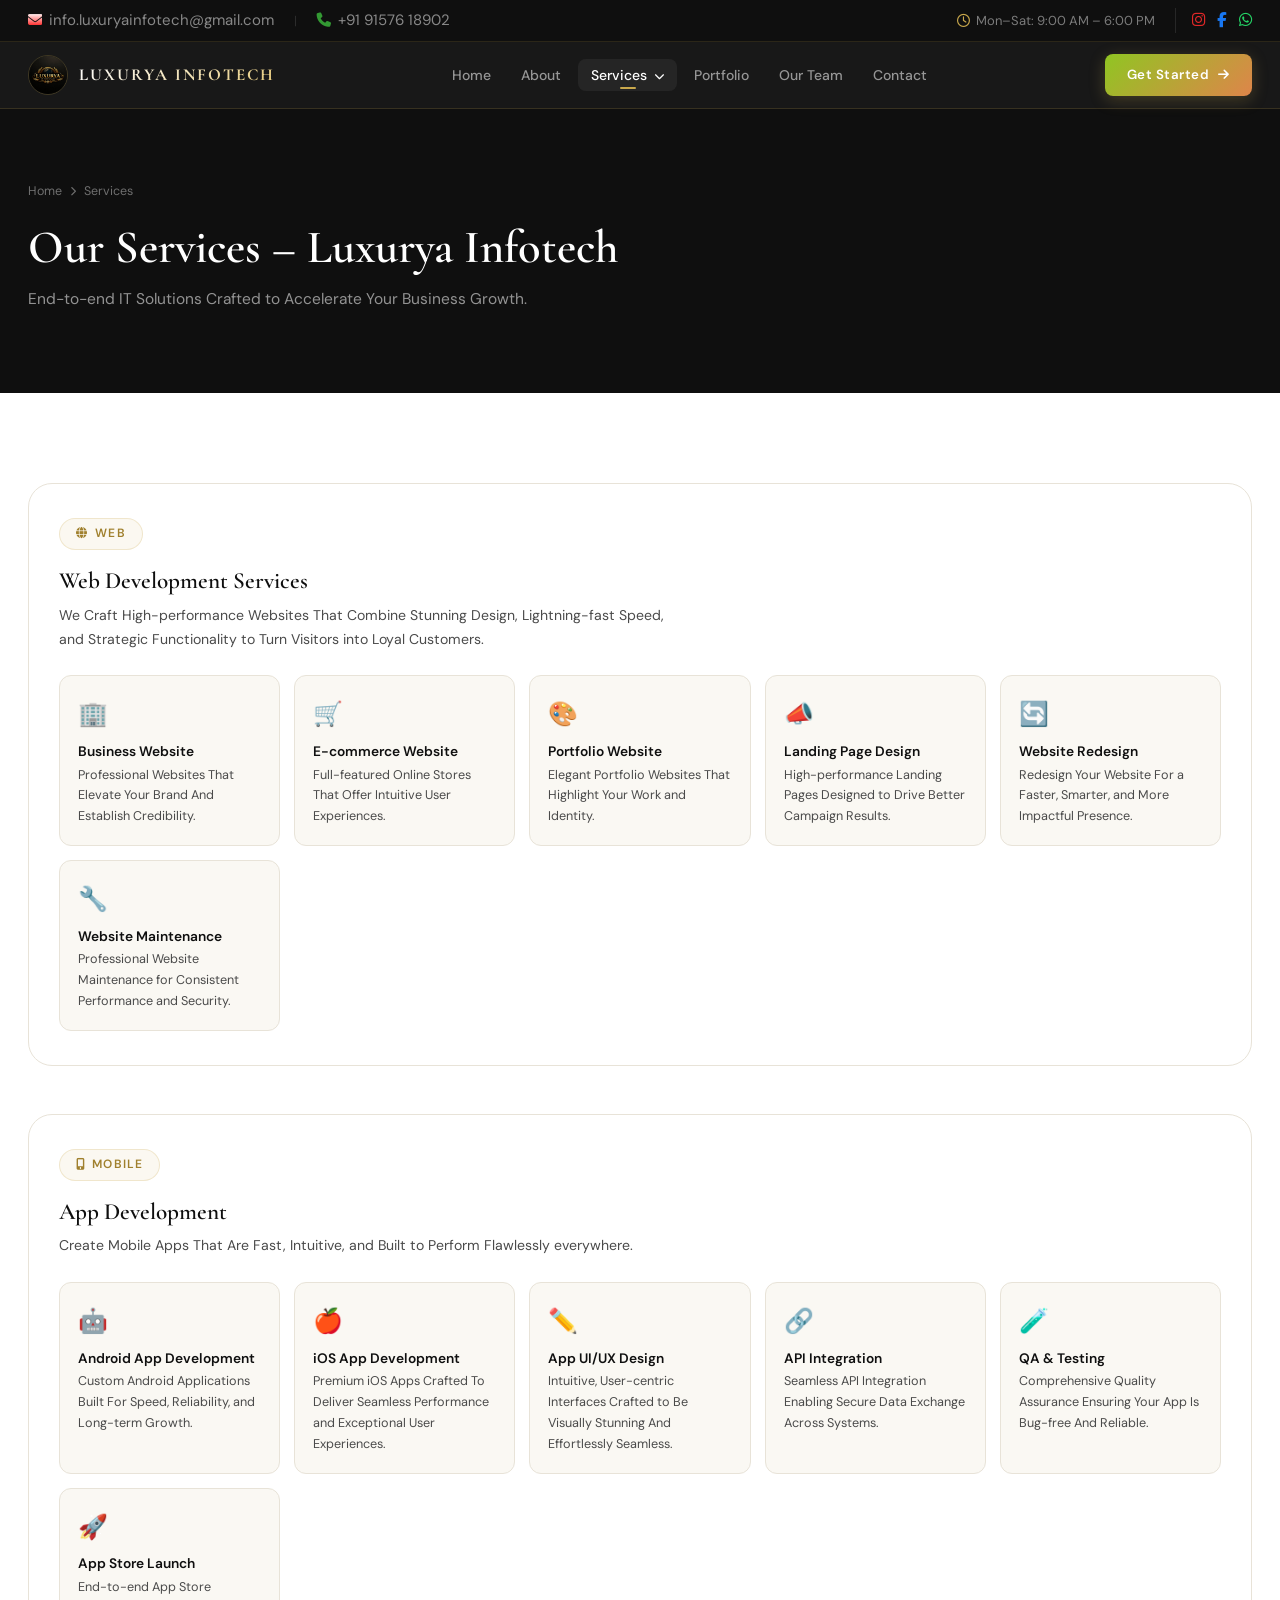
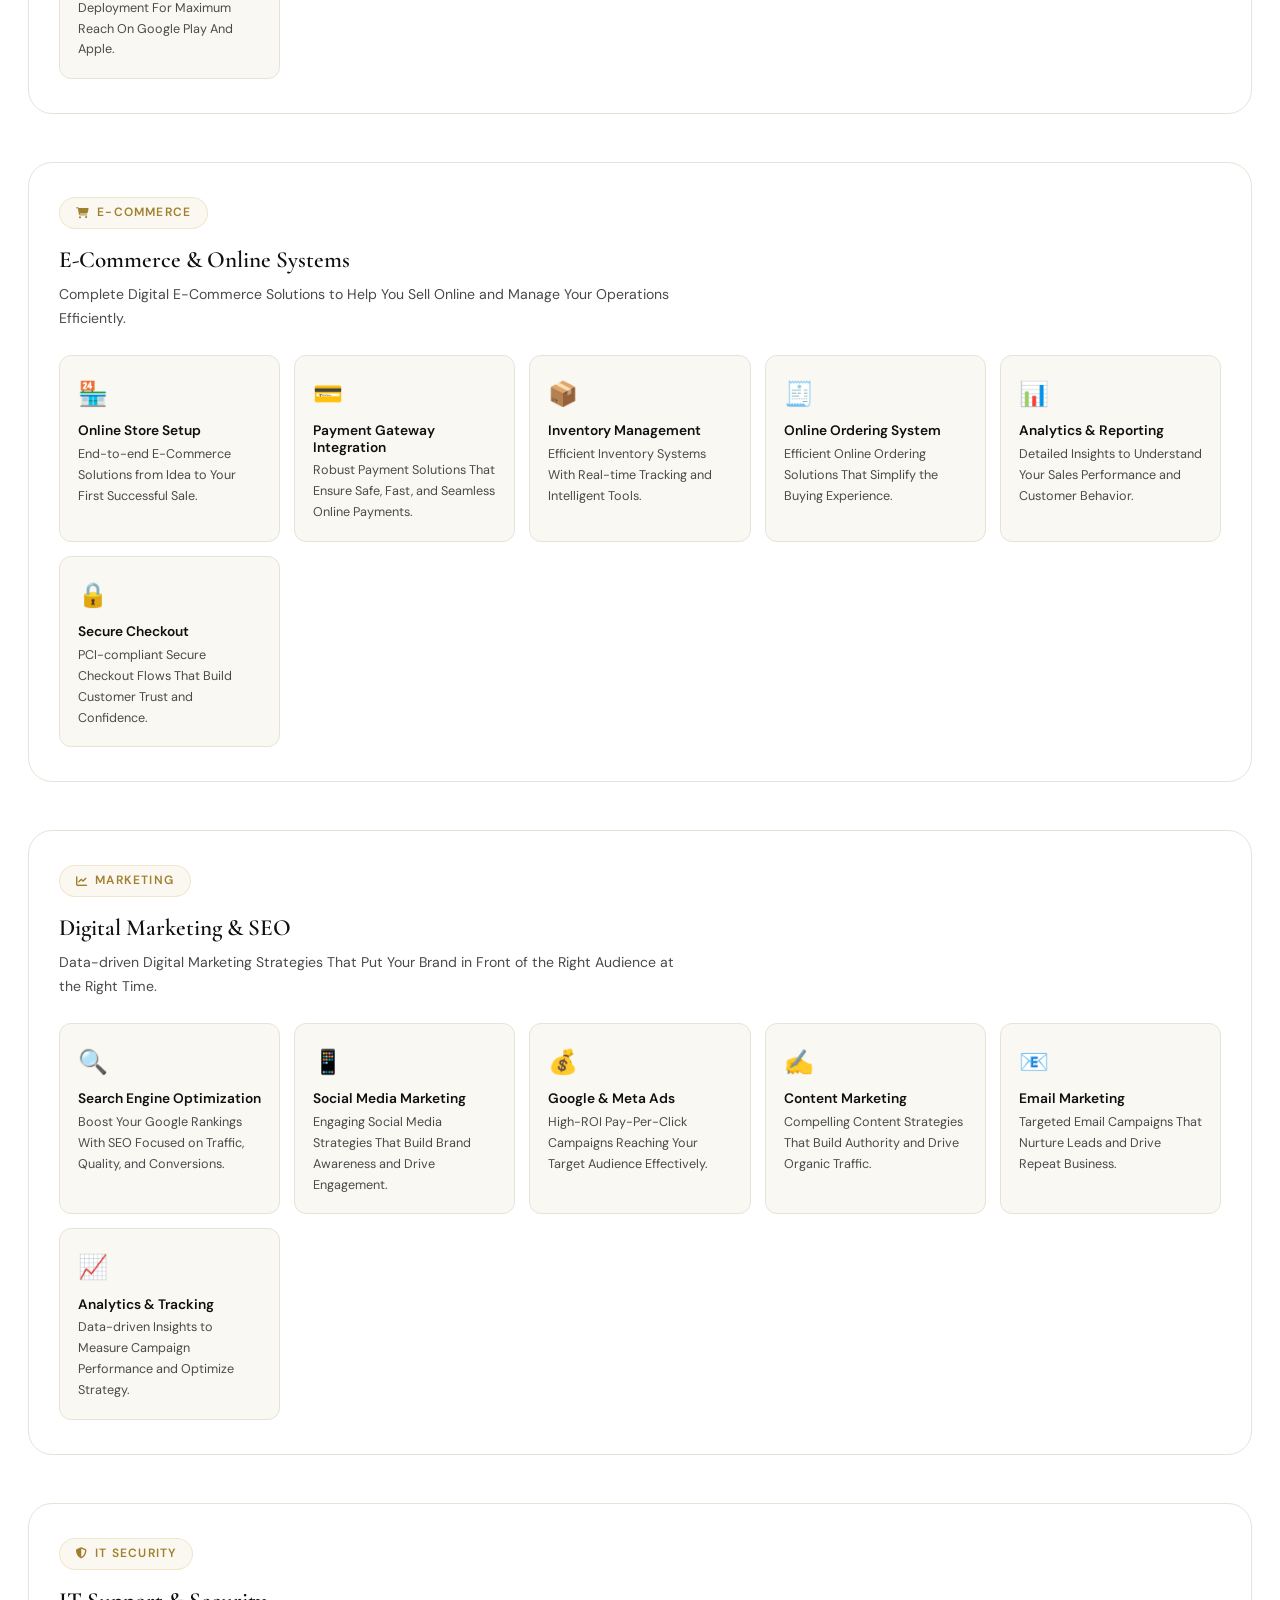
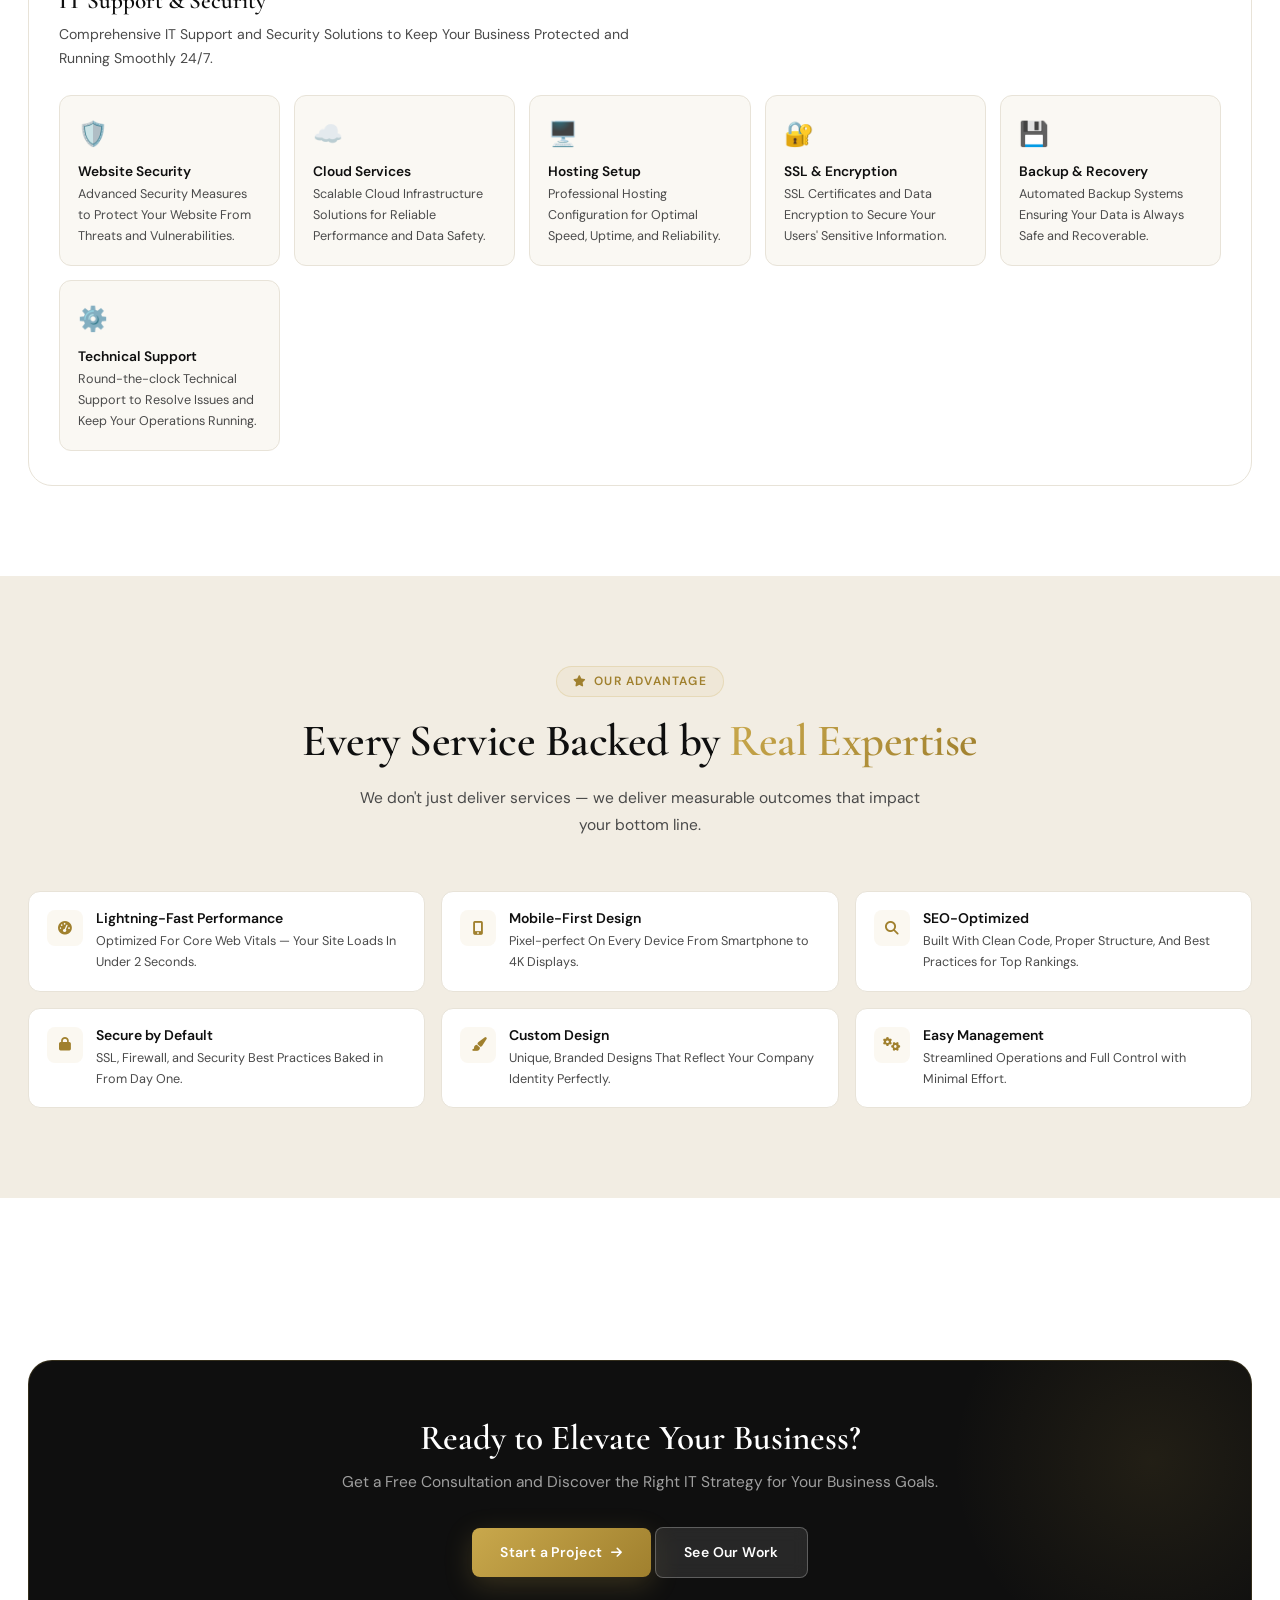
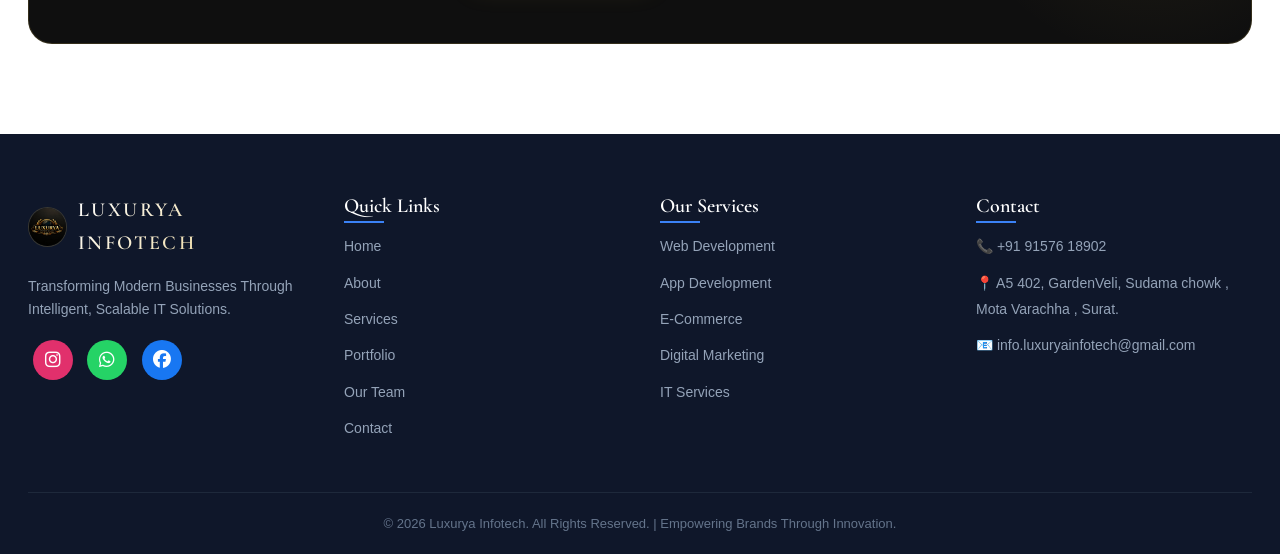
<file: services.html>
<!DOCTYPE html>
<html lang="en">

<head>
    <meta charset="UTF-8">
    <meta name="viewport" content="width=device-width, initial-scale=1.0">

    <title>Services | Luxurya Infotech</title>

    <meta name="description"
        content="Luxurya Infotech is a leading web development company in Surat offering MERN stack development, mobile apps, UI/UX design, and digital marketing services across India.">
    <meta name="keywords"
        content="Luxurya Infotech, web development company Surat, MERN stack developer India, app development company, digital marketing services India">
    <meta name="robots" content="index, follow">
    <meta name="author" content="Luxurya Infotech">
    <link rel="canonical" href="https://luxuryainfotech.pages.dev/">

    <!-- Favicon (use your own domain) -->
    <link rel="icon" type="image/jpg" href="https://luxuryainfotech.pages.dev/images/logo-img-1.jpg">

    <!-- Theme -->
    <meta name="theme-color" content="#0f172a">

    <!-- Open Graph -->
    <meta property="og:site_name" content="Luxurya Infotech">
    <meta property="og:type" content="website">
    <meta property="og:url" content="https://luxuryainfotech.pages.dev/">
    <meta property="og:image" content="https://luxuryainfotech.pages.dev/images/logo-img-1.jpg">
    <meta property="og:image" content="https://luxuryainfotech.pages.dev/images/og-banner.jpg">
    <meta property="og:title" content="Best Web Development Company in Surat | Luxurya Infotech">
    <meta property="og:description"
        content="Professional web development, app development & digital marketing services to grow your business.">
    <meta property="og:image" content="https://luxuryainfotech.pages.dev/images/logo-img-1.jpg">

    <!-- Twitter -->
    <meta name="twitter:card" content="summary_large_image">
    <meta name="twitter:title" content="Luxurya Infotech - IT Solutions Company">
    <meta name="twitter:description" content="Grow your business with modern web & app solutions.">
    <meta name="twitter:image" content="https://luxuryainfotech.pages.dev/images/logo-img-1.jpg">

    <!-- Local SEO -->
    <meta name="geo.region" content="IN-GJ">
    <meta name="geo.placename" content="Surat">
    <meta name="geo.position" content="21.1702;72.8311">
    <meta name="ICBM" content="21.1702, 72.8311">

    <!-- Fonts & CSS -->
    <link rel="preconnect" href="https://fonts.googleapis.com">
    <link rel="preconnect" href="https://fonts.gstatic.com" crossorigin>
    <link href="https://fonts.googleapis.com/css2?family=Plus+Jakarta+Sans:wght@300;400;500;600;700&display=swap"
        rel="stylesheet">
    <link rel="stylesheet" href="https://cdn.jsdelivr.net/npm/swiper@11/swiper-bundle.min.css">
    <link rel="stylesheet" href="https://cdnjs.cloudflare.com/ajax/libs/font-awesome/6.5.0/css/all.min.css">
    <script src="https://cdn.jsdelivr.net/npm/swiper@11/swiper-bundle.min.js"></script>
    <link rel="stylesheet" href="style.css">
</head>

<body>

    <!-- TOP BAR -->
    <div class="top-bar">
        <div class="container">
            <div class="top-bar-inner">
                <div class="top-info">
                    <a href="mailto:info.luxuryainfotech@gmail.com"><i style="background: linear-gradient( white, red);-webkit-background-clip: text; background-clip: text;
    -webkit-text-fill-color: transparent;" class="fas fa-envelope"></i>
                        info.luxuryainfotech@gmail.com</a>
                    <span class="separator">|</span>
                    <a href="tel:+919157618902"><i class="fas fa-phone-alt"
                            style="transform: scaleX(-1); color: #339933;"></i> +91 91576 18902</a>
                </div>
                <div class="top-right">
                    <span class="work-hours"><i class="far fa-clock"></i> Mon–Sat: 9:00 AM – 6:00 PM</span>
                    <div class="top-socials">
                        <a href="https://www.instagram.com/luxurya_infotech/"><i style="color: rgb(225, 40, 40);"
                                class="fab fa-instagram"></i></a>
                        <a href="https://www.facebook.com/profile.php?id=61570994831835"><i style="color: #1877F2;"
                                class="fab fa-facebook-f"></i></a>
                        <a href="https://wa.me/919157618902"><i style="color: #25D366;" class="fab fa-whatsapp"></i></a>
                    </div>
                </div>
            </div>
        </div>
    </div>

    <!-- NAVBAR -->
    <nav id="navbar">
        <div class="container">
            <div class="nav-inner">
                <a class="nav-logo" href="index.html">
                    <div class="logo-mark"><img style="width:40px;height:40px;" src="images/logo-img-1.jpg"
                            alt="Luxurya Infotech"></div>
                    <span>LUXURYA INFOTECH</span>
                </a>
                <div class="nav-links">
                    <a class="nav-link" href="index.html" data-page="home">Home</a>
                    <a class="nav-link" href="about.html" data-page="about">About</a>
                    <div class="nav-dropdown">
                        <a class="nav-link active" href="services.html" data-page="services">Services <i
                                class="fas fa-chevron-down" style="font-size:.65rem;margin-left:3px"></i></a>
                        <div class="nav-dropdown-menu">
                            <div class="dropdown-item" onclick="location.href='#web'"> Web Development</div>
                            <div class="dropdown-item" onclick="location.href='#app'"> App Development</div>
                            <div class="dropdown-item" onclick="location.href='#ecommerce'"> E-Commerce Systems</div>
                            <div class="dropdown-item" onclick="location.href='#digital'"> Digital Marketing & SEO</div>
                            <div class="dropdown-item" onclick="location.href='#it'"> IT Support & Security</div>
                        </div>
                    </div>
                    <a class="nav-link" href="portfolio.html" data-page="portfolio">Portfolio</a>
                    <a class="nav-link" href="team.html" data-page="team">Our Team</a>
                    <a class="nav-link" href="contact.html" data-page="contact">Contact</a>
                </div>
                <a class="btn btn-primary nav-cta" href="contact.html">Get Started <i
                        class="fas fa-arrow-right"></i></a>
                <button class="hamburger" aria-label="Menu"><span></span><span></span><span></span></button>
            </div>
        </div>
    </nav>

    <div class="mobile-menu" id="mobileMenu">
        <a class="mobile-nav-link" href="index.html"><i class="fas fa-home" style="color:#61DAFB"></i> Home</a>
        <a class="mobile-nav-link" href="about.html"><i class="fas fa-user" style="color:#61DAFB"></i> About</a>
        <a class="mobile-nav-link" href="services.html"><i class="fas fa-cogs" style="color:#61DAFB"></i> Services</a>
        <a class="mobile-nav-link" href="portfolio.html"><i class="fas fa-briefcase" style="color:#61DAFB"></i>
            Portfolio</a>
        <a class="mobile-nav-link" href="team.html"><i class="fas fa-users" style="color:#61DAFB"></i> Our Team</a>
        <a class="mobile-nav-link" href="contact.html"><i class="fas fa-envelope" style="color:#61DAFB"></i> Contact</a>
    </div>

    <!-- PAGE HERO -->
    <section class="page-hero">
        <div class="page-hero-bg"></div>
        <div class="container">
            <div class="breadcrumb"><span onclick="showPage('home')"><a href="index.html">Home</a></span><i
                    class="fas fa-chevron-right"></i><span>Services</span></div>
            <h1>Our Services – Luxurya Infotech</h1>
            <p>End-to-end IT Solutions Crafted to Accelerate Your Business Growth.</p>
        </div>
    </section>

    <!-- SERVICES CATEGORIES -->
    <section class="section">
        <div class="container">
            <div class="services-categories">

                <!-- Web Development -->
                <div class="svc-category fade-in" id="web">
                    <div class="eyebrow"><i class="fas fa-globe"></i> Web</div>
                    <h2>Web Development Services</h2>
                    <p class="cat-desc">We Craft High-performance Websites That Combine Stunning Design, Lightning-fast
                        Speed, and Strategic Functionality to Turn Visitors into Loyal Customers.</p>
                    <div class="svc-items">
                        <div class="svc-item">
                            <div class="si-icon">🏢</div>
                            <h4>Business Website</h4>
                            <p>Professional Websites That Elevate Your Brand And Establish Credibility.</p>
                        </div>
                        <div class="svc-item">
                            <div class="si-icon">🛒</div>
                            <h4>E-commerce Website</h4>
                            <p>Full-featured Online Stores That Offer Intuitive User Experiences.</p>
                        </div>
                        <div class="svc-item">
                            <div class="si-icon">🎨</div>
                            <h4>Portfolio Website</h4>
                            <p>Elegant Portfolio Websites That Highlight Your Work and Identity.</p>
                        </div>
                        <div class="svc-item">
                            <div class="si-icon">📣</div>
                            <h4>Landing Page Design</h4>
                            <p>High-performance Landing Pages Designed to Drive Better Campaign Results.</p>
                        </div>
                        <div class="svc-item">
                            <div class="si-icon">🔄</div>
                            <h4>Website Redesign</h4>
                            <p>Redesign Your Website For a Faster, Smarter, and More Impactful Presence.</p>
                        </div>
                        <div class="svc-item">
                            <div class="si-icon">🔧</div>
                            <h4>Website Maintenance</h4>
                            <p>Professional Website Maintenance for Consistent Performance and Security.</p>
                        </div>
                    </div>
                </div>

                <!-- App Development -->
                <div class="svc-category fade-in" id="app">
                    <div class="eyebrow"><i class="fas fa-mobile-alt"></i> Mobile</div>
                    <h2>App Development</h2>
                    <p class="cat-desc">Create Mobile Apps That Are Fast, Intuitive, and Built to Perform Flawlessly
                        everywhere.</p>
                    <div class="svc-items">
                        <div class="svc-item">
                            <div class="si-icon">🤖</div>
                            <h4>Android App Development</h4>
                            <p>Custom Android Applications Built For Speed, Reliability, and Long-term Growth.</p>
                        </div>
                        <div class="svc-item">
                            <div class="si-icon">🍎</div>
                            <h4>iOS App Development</h4>
                            <p>Premium iOS Apps Crafted To Deliver Seamless Performance and Exceptional User
                                Experiences.</p>
                        </div>
                        <div class="svc-item">
                            <div class="si-icon">✏️</div>
                            <h4>App UI/UX Design</h4>
                            <p>Intuitive, User-centric Interfaces Crafted to Be Visually Stunning And Effortlessly
                                Seamless.</p>
                        </div>
                        <div class="svc-item">
                            <div class="si-icon">🔗</div>
                            <h4>API Integration</h4>
                            <p>Seamless API Integration Enabling Secure Data Exchange Across Systems.</p>
                        </div>
                        <div class="svc-item">
                            <div class="si-icon">🧪</div>
                            <h4>QA & Testing</h4>
                            <p>Comprehensive Quality Assurance Ensuring Your App Is Bug-free And Reliable.</p>
                        </div>
                        <div class="svc-item">
                            <div class="si-icon">🚀</div>
                            <h4>App Store Launch</h4>
                            <p>End-to-end App Store Deployment For Maximum Reach On Google Play And Apple.</p>
                        </div>
                    </div>
                </div>

                <!-- E-Commerce -->
                <div class="svc-category fade-in" id="ecommerce">
                    <div class="eyebrow"><i class="fas fa-shopping-cart"></i> E-Commerce</div>
                    <h2>E-Commerce & Online Systems</h2>
                    <p class="cat-desc">Complete Digital E-Commerce Solutions to Help You Sell Online and Manage Your
                        Operations Efficiently.</p>
                    <div class="svc-items">
                        <div class="svc-item">
                            <div class="si-icon">🏪</div>
                            <h4>Online Store Setup</h4>
                            <p>End-to-end E-Commerce Solutions from Idea to Your First Successful Sale.</p>
                        </div>
                        <div class="svc-item">
                            <div class="si-icon">💳</div>
                            <h4>Payment Gateway Integration</h4>
                            <p>Robust Payment Solutions That Ensure Safe, Fast, and Seamless Online Payments.</p>
                        </div>
                        <div class="svc-item">
                            <div class="si-icon">📦</div>
                            <h4>Inventory Management</h4>
                            <p>Efficient Inventory Systems With Real-time Tracking and Intelligent Tools.</p>
                        </div>
                        <div class="svc-item">
                            <div class="si-icon">🧾</div>
                            <h4>Online Ordering System</h4>
                            <p>Efficient Online Ordering Solutions That Simplify the Buying Experience.</p>
                        </div>
                        <div class="svc-item">
                            <div class="si-icon">📊</div>
                            <h4>Analytics & Reporting</h4>
                            <p>Detailed Insights to Understand Your Sales Performance and Customer Behavior.</p>
                        </div>
                        <div class="svc-item">
                            <div class="si-icon">🔒</div>
                            <h4>Secure Checkout</h4>
                            <p>PCI-compliant Secure Checkout Flows That Build Customer Trust and Confidence.</p>
                        </div>
                    </div>
                </div>

                <!-- Digital Marketing -->
                <div class="svc-category fade-in" id="digital">
                    <div class="eyebrow"><i class="fas fa-chart-line"></i> Marketing</div>
                    <h2>Digital Marketing & SEO</h2>
                    <p class="cat-desc">Data-driven Digital Marketing Strategies That Put Your Brand in Front of the
                        Right Audience at the Right Time.</p>
                    <div class="svc-items">
                        <div class="svc-item">
                            <div class="si-icon">🔍</div>
                            <h4>Search Engine Optimization</h4>
                            <p>Boost Your Google Rankings With SEO Focused on Traffic, Quality, and Conversions.</p>
                        </div>
                        <div class="svc-item">
                            <div class="si-icon">📱</div>
                            <h4>Social Media Marketing</h4>
                            <p>Engaging Social Media Strategies That Build Brand Awareness and Drive Engagement.</p>
                        </div>
                        <div class="svc-item">
                            <div class="si-icon">💰</div>
                            <h4>Google & Meta Ads</h4>
                            <p>High-ROI Pay-Per-Click Campaigns Reaching Your Target Audience Effectively.</p>
                        </div>
                        <div class="svc-item">
                            <div class="si-icon">✍️</div>
                            <h4>Content Marketing</h4>
                            <p>Compelling Content Strategies That Build Authority and Drive Organic Traffic.</p>
                        </div>
                        <div class="svc-item">
                            <div class="si-icon">📧</div>
                            <h4>Email Marketing</h4>
                            <p>Targeted Email Campaigns That Nurture Leads and Drive Repeat Business.</p>
                        </div>
                        <div class="svc-item">
                            <div class="si-icon">📈</div>
                            <h4>Analytics & Tracking</h4>
                            <p>Data-driven Insights to Measure Campaign Performance and Optimize Strategy.</p>
                        </div>
                    </div>
                </div>

                <!-- IT Support & Security -->
                <div class="svc-category fade-in" id="it">
                    <div class="eyebrow"><i class="fas fa-shield-alt"></i> IT Security</div>
                    <h2>IT Support & Security</h2>
                    <p class="cat-desc">Comprehensive IT Support and Security Solutions to Keep Your Business Protected
                        and Running Smoothly 24/7.</p>
                    <div class="svc-items">
                        <div class="svc-item">
                            <div class="si-icon">🛡️</div>
                            <h4>Website Security</h4>
                            <p>Advanced Security Measures to Protect Your Website From Threats and Vulnerabilities.</p>
                        </div>
                        <div class="svc-item">
                            <div class="si-icon">☁️</div>
                            <h4>Cloud Services</h4>
                            <p>Scalable Cloud Infrastructure Solutions for Reliable Performance and Data Safety.</p>
                        </div>
                        <div class="svc-item">
                            <div class="si-icon">🖥️</div>
                            <h4>Hosting Setup</h4>
                            <p>Professional Hosting Configuration for Optimal Speed, Uptime, and Reliability.</p>
                        </div>
                        <div class="svc-item">
                            <div class="si-icon">🔐</div>
                            <h4>SSL & Encryption</h4>
                            <p>SSL Certificates and Data Encryption to Secure Your Users' Sensitive Information.</p>
                        </div>
                        <div class="svc-item">
                            <div class="si-icon">💾</div>
                            <h4>Backup & Recovery</h4>
                            <p>Automated Backup Systems Ensuring Your Data is Always Safe and Recoverable.</p>
                        </div>
                        <div class="svc-item">
                            <div class="si-icon">⚙️</div>
                            <h4>Technical Support</h4>
                            <p>Round-the-clock Technical Support to Resolve Issues and Keep Your Operations Running.</p>
                        </div>
                    </div>
                </div>

            </div>
        </div>
    </section>

    <!-- BENEFITS / WHY US -->
    <section class="section why-section">
        <div class="container">
            <div class="section-header centered fade-in">
                <div class="eyebrow"><i class="fas fa-star"></i> Our Advantage</div>
                <h2 class="section-title">Every Service Backed by <span class="hl">Real Expertise</span></h2>
                <p class="section-sub">We don't just deliver services — we deliver measurable outcomes that impact your
                    bottom line.</p>
            </div>
            <div class="benefits-grid fade-in" style="margin-top:0">
                <div class="benefit-item">
                    <div class="bi-icon"><i class="fas fa-tachometer-alt"></i></div>
                    <div>
                        <h4>Lightning-Fast Performance</h4>
                        <p>Optimized For Core Web Vitals — Your Site Loads In Under 2 Seconds.</p>
                    </div>
                </div>
                <div class="benefit-item">
                    <div class="bi-icon"><i class="fas fa-mobile-alt"></i></div>
                    <div>
                        <h4>Mobile-First Design</h4>
                        <p>Pixel-perfect On Every Device From Smartphone to 4K Displays.</p>
                    </div>
                </div>
                <div class="benefit-item">
                    <div class="bi-icon"><i class="fas fa-search"></i></div>
                    <div>
                        <h4>SEO-Optimized</h4>
                        <p>Built With Clean Code, Proper Structure, And Best Practices for Top Rankings.</p>
                    </div>
                </div>
                <div class="benefit-item">
                    <div class="bi-icon"><i class="fas fa-lock"></i></div>
                    <div>
                        <h4>Secure by Default</h4>
                        <p>SSL, Firewall, and Security Best Practices Baked in From Day One.</p>
                    </div>
                </div>
                <div class="benefit-item">
                    <div class="bi-icon"><i class="fas fa-paint-brush"></i></div>
                    <div>
                        <h4>Custom Design</h4>
                        <p>Unique, Branded Designs That Reflect Your Company Identity Perfectly.</p>
                    </div>
                </div>
                <div class="benefit-item">
                    <div class="bi-icon"><i class="fas fa-cogs"></i></div>
                    <div>
                        <h4>Easy Management</h4>
                        <p>Streamlined Operations and Full Control with Minimal Effort.</p>
                    </div>
                </div>
            </div>
        </div>
    </section>

    <!-- CTA BAND -->
    <section class="section">
        <div class="container">
            <div class="cta-band">
                <h2>Ready to Elevate Your Business?</h2>
                <p>Get a Free Consultation and Discover the Right IT Strategy for Your Business Goals.</p>
                <div class="cta-btns">
                    <a class="btn btn-accent" href="contact.html">Start a Project <i class="fas fa-arrow-right"></i></a>
                    <a class="btn btn-ghost" href="portfolio.html">See Our Work</a>
                </div>
            </div>
        </div>
    </section>

    <!-- FOOTER -->
    <footer>
        <div class="container">
            <div class="footer-grid">
                <div class="footer-brand">
                    <a class="nav-logo" href="index.html">
                        <div class="logo-mark"><img style="width:40px;height:40px;" src="images/logo-img-1.jpg"
                                alt="Luxurya Infotech"></div><span>LUXURYA INFOTECH</span>
                    </a>
                    <p>Transforming Modern Businesses Through Intelligent, Scalable IT Solutions.</p>
                    <div class="footer-social">
                        <a href="https://www.instagram.com/luxurya_infotech"
                            style="display:inline-block;width:40px;height:40px;line-height:40px;text-align:center;border-radius:50%;background:#E1306C;color:white;margin:5px;font-size:18px;"><i
                                class="fab fa-instagram"></i></a>
                        <a href="https://wa.me/919157618902"
                            style="display:inline-block;width:40px;height:40px;line-height:40px;text-align:center;border-radius:50%;background:#25D366;color:white;margin:5px;font-size:18px;"><i
                                class="fab fa-whatsapp"></i></a>
                        <a href="https://www.facebook.com/luxuryainfotech"
                            style="display:inline-block;width:40px;height:40px;line-height:40px;text-align:center;border-radius:50%;background:#1877F2;color:white;margin:5px;font-size:18px;"><i
                                class="fab fa-facebook"></i></a>
                    </div>
                </div>
                <div class="footer-col">
                    <h4>Quick Links</h4>
                    <ul>
                        <li><span onclick="showPage('home')"> <a href="index.html">Home</a></span></li>
                        <li><span onclick="showPage('about')"><a href="about.html">About</a></span></li>
                        <li><span onclick="showPage('services')"><a href="services.html">Services</a></span></li>
                        <li><span onclick="showPage('portfolio')"><a href="portfolio.html">Portfolio</a></span></li>
                        <li><span onclick="showPage('team')"><a href="team.html">Our Team</a></span></li>
                        <li><span onclick="showPage('contact')"><a href="contact.html">Contact</a></span></li>
                    </ul>
                </div>
                <div class="footer-col">
                    <h4>Our Services</h4>
                    <ul>
                        <li><span onclick="showServiceDetail('web')"><a href="services.html#web">Web
                                    Development</a></span></li>
                        <li><span onclick="showServiceDetail('app')"><a href="services.html#app">App
                                    Development</a></span></li>
                        <li><span onclick="showServiceDetail('ecommerce')"><a
                                    href="services.html#ecommerce">E-Commerce</a></span></li>
                        <li><span onclick="showServiceDetail('digital')"><a href="services.html#digital">Digital
                                    Marketing</a></span></li>
                        <li><span onclick="showServiceDetail('it')"><a href="services.html#it">IT
                                    Services</a></span></li>
                    </ul>
                </div>
                <div class="footer-col">
                    <h4>Contact</h4>
                    <ul>
                        <li><span><a href="tel:+919157618902">📞 +91 91576 18902</a></span></li>
                        <li><span>📍 A5 402, GardenVeli, Sudama chowk , Mota Varachha , Surat.</span></li>
                        <li><span><a href="mailto:info.luxuryainfotech@gmail.com">📧 info.luxuryainfotech@gmail.com</a></span>
                        </li>
                    </ul>
                </div>
            </div>
            <div class="footer-bottom">© 2026 Luxurya Infotech. All Rights Reserved. | Empowering Brands Through
                Innovation.</div>
        </div>
    </footer>

    <script src="script.js"></script>
</body>

</html>
</file>
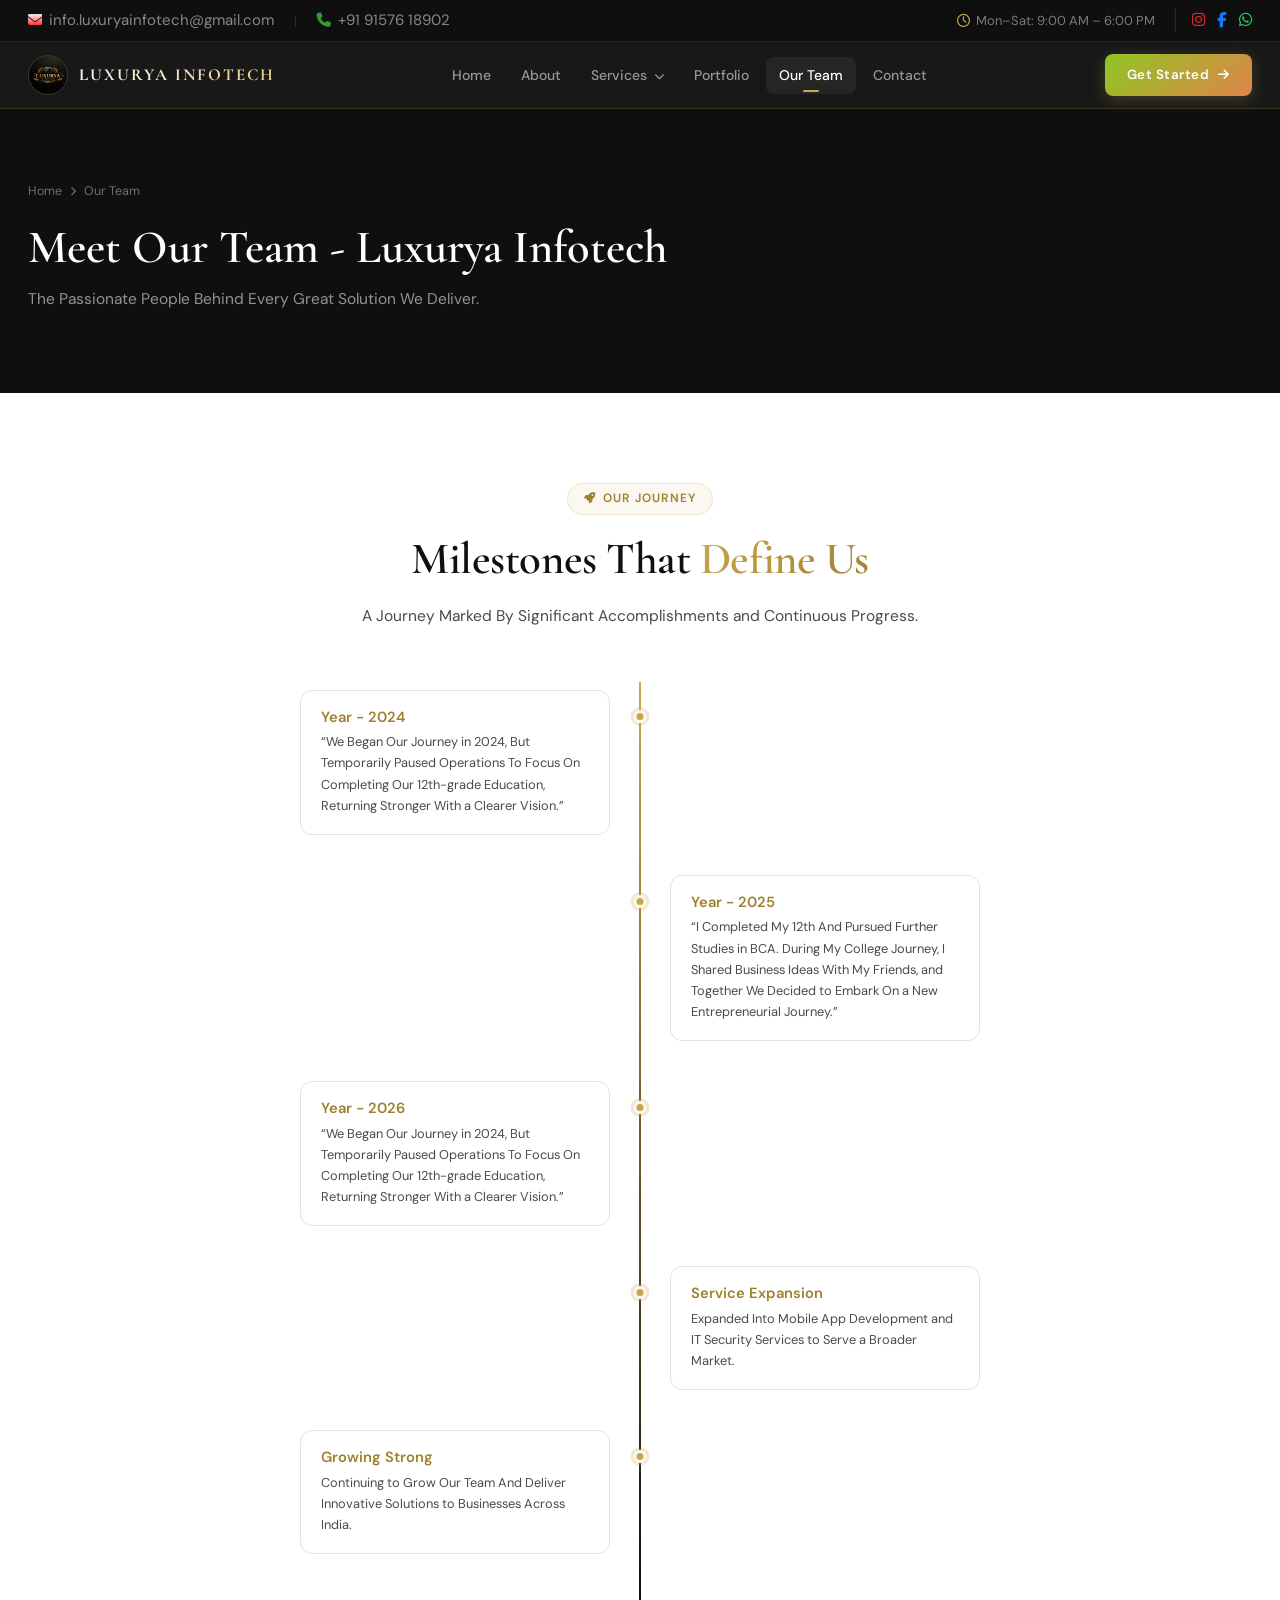
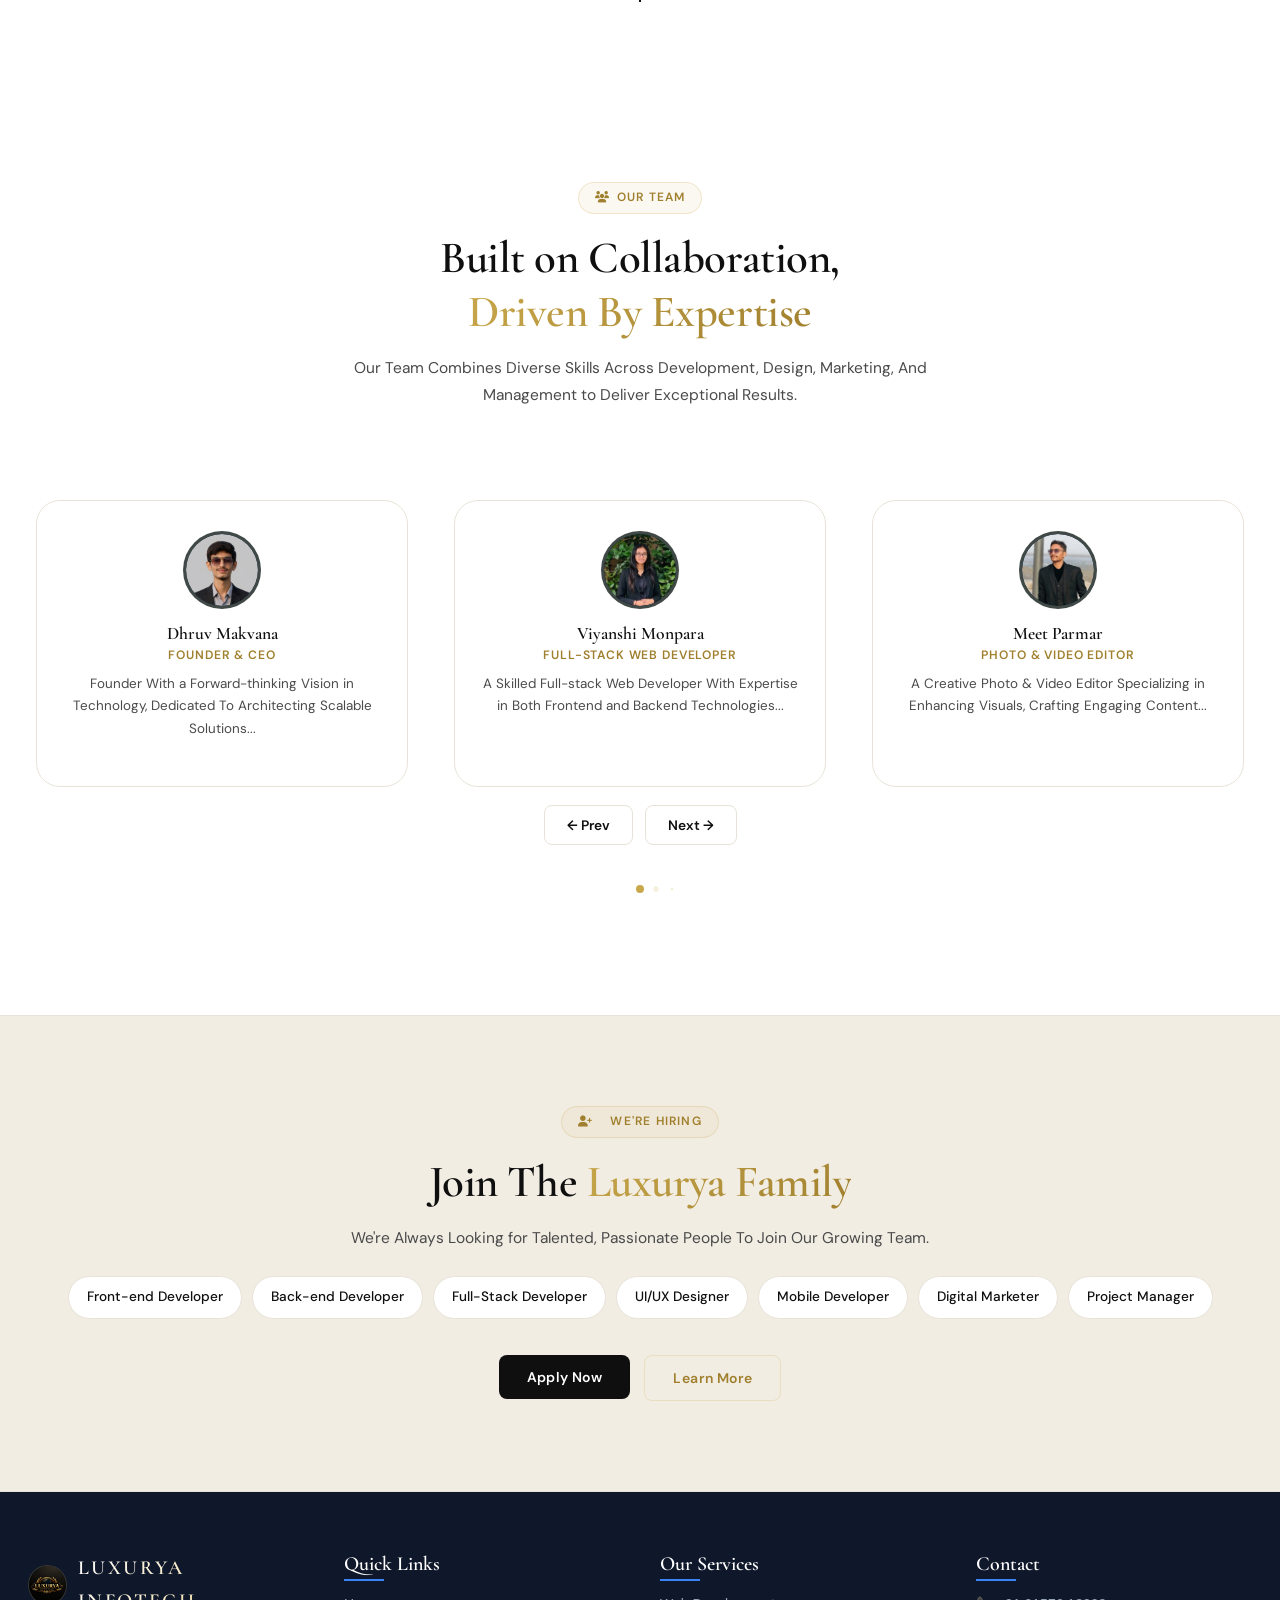
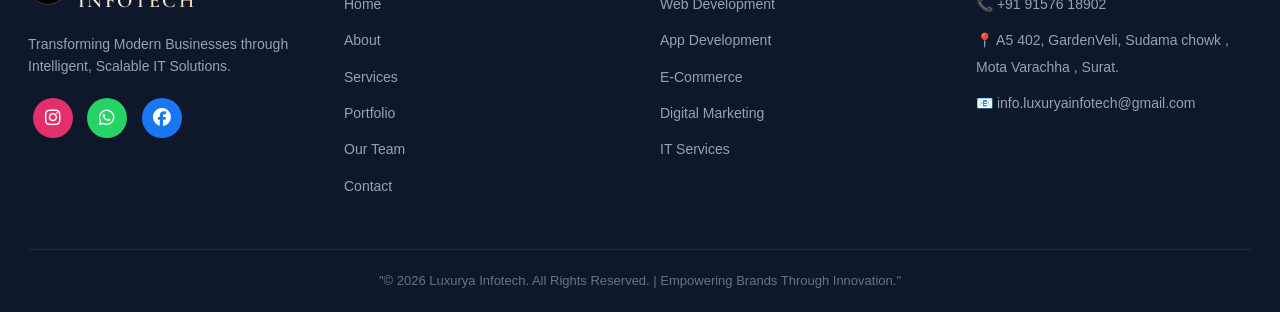
<file: team.html>
<!DOCTYPE html>
<html lang="en">

<head>
    <meta charset="UTF-8">
    <meta name="viewport" content="width=device-width, initial-scale=1.0">
    <title>Team | Luxurya Infotech</title>

    <meta name="description"
        content="Luxurya Infotech is a leading web development company in Surat offering MERN stack development, mobile apps, UI/UX design, and digital marketing services across India.">
    <meta name="keywords"
        content="Luxurya Infotech, web development company Surat, MERN stack developer India, app development company, digital marketing services India">
    <meta name="robots" content="index, follow">
    <meta name="author" content="Luxurya Infotech">
    <link rel="canonical" href="https://luxuryainfotech.pages.dev/">

    <!-- Favicon (use your own domain) -->
    <link rel="icon" type="image/jpg" href="https://luxuryainfotech.pages.dev/images/logo-img-1.jpg">

    <!-- Theme -->
    <meta name="theme-color" content="#0f172a">

    <!-- Open Graph -->
    <meta property="og:site_name" content="Luxurya Infotech">
    <meta property="og:type" content="website">
    <meta property="og:url" content="https://luxuryainfotech.pages.dev/">
    <meta property="og:image" content="https://luxuryainfotech.pages.dev/images/logo-img-1.jpg">
    <meta property="og:image" content="https://luxuryainfotech.pages.dev/images/og-banner.jpg">
    <meta property="og:title" content="Best Web Development Company in Surat | Luxurya Infotech">
    <meta property="og:description"
        content="Professional web development, app development & digital marketing services to grow your business.">
    <meta property="og:image" content="https://luxuryainfotech.pages.dev/images/logo-img-1.jpg">

    <!-- Twitter -->
    <meta name="twitter:card" content="summary_large_image">
    <meta name="twitter:title" content="Luxurya Infotech - IT Solutions Company">
    <meta name="twitter:description" content="Grow your business with modern web & app solutions.">
    <meta name="twitter:image" content="https://luxuryainfotech.pages.dev/images/logo-img-1.jpg">

    <!-- Local SEO -->
    <meta name="geo.region" content="IN-GJ">
    <meta name="geo.placename" content="Surat">
    <meta name="geo.position" content="21.1702;72.8311">
    <meta name="ICBM" content="21.1702, 72.8311">

    <!-- Fonts & CSS -->
    <link rel="preconnect" href="https://fonts.googleapis.com">
    <link rel="preconnect" href="https://fonts.gstatic.com" crossorigin>
    <link href="https://fonts.googleapis.com/css2?family=Plus+Jakarta+Sans:wght@300;400;500;600;700&display=swap"
        rel="stylesheet">
    <link rel="stylesheet" href="https://cdn.jsdelivr.net/npm/swiper@11/swiper-bundle.min.css">
    <link rel="stylesheet" href="https://cdnjs.cloudflare.com/ajax/libs/font-awesome/6.5.0/css/all.min.css">
    <script src="https://cdn.jsdelivr.net/npm/swiper@11/swiper-bundle.min.js"></script>
    <link rel="stylesheet" href="style.css">
</head>

<body>

    <!-- TOP BAR -->
    <div class="top-bar">
        <div class="container">
            <div class="top-bar-inner">
                <div class="top-info">
                    <a href="mailto:info.luxuryainfotech@gmail.com"><i style="background: linear-gradient( white, red);-webkit-background-clip: text; background-clip: text;
    -webkit-text-fill-color: transparent;" class="fas fa-envelope"></i>
                        info.luxuryainfotech@gmail.com</a>
                    <span class="separator">|</span>
                    <a href="tel:+919157618902"><i class="fas fa-phone-alt"
                            style="transform: scaleX(-1); color: #339933;"></i> +91 91576 18902</a>
                </div>
                <div class="top-right">
                    <span class="work-hours"><i class="far fa-clock"></i> Mon–Sat: 9:00 AM – 6:00 PM</span>
                    <div class="top-socials">
                        <a href="https://www.instagram.com/luxurya_infotech/"><i style="color: rgb(225, 40, 40);"
                                class="fab fa-instagram"></i></a>
                        <a href="https://www.facebook.com/profile.php?id=61570994831835"><i style="color: #1877F2;"
                                class="fab fa-facebook-f"></i></a>
                        <a href="https://wa.me/919157618902"><i style="color: #25D366;" class="fab fa-whatsapp"></i></a>
                    </div>
                </div>
            </div>
        </div>
    </div>

    <!-- NAVBAR -->
    <nav id="navbar">
        <div class="container">
            <div class="nav-inner">
                <a class="nav-logo" href="index.html">
                    <div class="logo-mark"><img style="width:40px;height:40px;" src="images/logo-img-1.jpg"
                            alt="Luxurya Infotech"></div>
                    <span>LUXURYA INFOTECH</span>
                </a>
                <div class="nav-links">
                    <a class="nav-link" href="index.html" data-page="home">Home</a>
                    <a class="nav-link" href="about.html" data-page="about">About</a>
                    <div class="nav-dropdown">
                        <a class="nav-link" href="services.html" data-page="services">Services <i
                                class="fas fa-chevron-down" style="font-size:.65rem;margin-left:3px"></i></a>
                        <div class="nav-dropdown-menu">
                            <div class="dropdown-item" onclick="location.href='services.html#web'"><i
                                    class="fas fa-globe"></i> Web Development</div>
                            <div class="dropdown-item" onclick="location.href='services.html#app'"><i
                                    class="fas fa-mobile-alt"></i> App Development</div>
                            <div class="dropdown-item" onclick="location.href='services.html#ecommerce'"><i
                                    class="fas fa-shopping-cart"></i> E-Commerce Systems</div>
                            <div class="dropdown-item" onclick="location.href='services.html#digital'"><i
                                    class="fas fa-chart-line"></i> Digital Marketing & SEO</div>
                            <div class="dropdown-item" onclick="location.href='services.html#it'"><i
                                    class="fas fa-shield-alt"></i> IT Support & Security</div>
                        </div>
                    </div>
                    <a class="nav-link" href="portfolio.html" data-page="portfolio">Portfolio</a>
                    <a class="nav-link active" href="team.html" data-page="team">Our Team</a>
                    <a class="nav-link" href="contact.html" data-page="contact">Contact</a>
                </div>
                <a class="btn btn-primary nav-cta" href="contact.html">Get Started <i
                        class="fas fa-arrow-right"></i></a>
                <button class="hamburger" aria-label="Menu"><span></span><span></span><span></span></button>
            </div>
        </div>
    </nav>
    <div class="mobile-menu" id="mobileMenu">
        <a class="mobile-nav-link" href="index.html"><i class="fas fa-home" style="color:#61DAFB"></i> Home</a>
        <a class="mobile-nav-link" href="about.html"><i class="fas fa-user" style="color:#61DAFB"></i> About</a>
        <a class="mobile-nav-link" href="services.html"><i class="fas fa-cogs" style="color:#61DAFB"></i> Services</a>
        <a class="mobile-nav-link" href="portfolio.html"><i class="fas fa-briefcase" style="color:#61DAFB"></i>
            Portfolio</a>
        <a class="mobile-nav-link" href="team.html"><i class="fas fa-users" style="color:#61DAFB"></i> Our Team</a>
        <a class="mobile-nav-link" href="contact.html"><i class="fas fa-envelope" style="color:#61DAFB"></i> Contact</a>
    </div>

    <!-- ============================
     TEAM PAGE
     ============================ -->
    <section class="page-hero">
        <div class="page-hero-bg"></div>
        <div class="container">
            <div class="breadcrumb"><span onclick="showPage('home')"><a href="index.html">Home</a></span><i
                    class="fas fa-chevron-right"></i><span>Our Team</span></div>
            <h1>Meet Our Team - Luxurya Infotech</h1>
            <p>The Passionate People Behind Every Great Solution We Deliver.</p>
        </div>
    </section>
    <!-- Timeline -->
    <section class="section">
        <div class="container">
            <div class="section-header centered fade-in">
                <div class="eyebrow"><i class="fas fa-rocket"></i>Our Journey</div>
                <h2 class="section-title">Milestones That <span class="hl">Define Us</span></h2>
                <p class="section-sub">A Journey Marked By Significant Accomplishments and Continuous Progress.</p>
            </div>
            <div class="timeline-modern fade-in">
                <div class="timeline-row left">
                    <div class="timeline-card">
                        <h3>Year - 2024</h3>
                        <p>“We Began Our Journey in 2024, But Temporarily Paused Operations To Focus On Completing
                            Our 12th-grade Education, Returning Stronger With a Clearer Vision.”</p>
                    </div>
                </div>
                <div class="timeline-row right">
                    <div class="timeline-card">
                        <h3>Year - 2025</h3>
                        <p>“I Completed My 12th And Pursued Further Studies in BCA. During My College Journey, I
                            Shared Business Ideas With My Friends, and Together We Decided to Embark On a New
                            Entrepreneurial Journey.”</p>
                    </div>
                </div>
                <div class="timeline-row left">
                    <div class="timeline-card">
                        <h3>Year - 2026</h3>
                        <p>“We Began Our Journey in 2024, But Temporarily Paused Operations To Focus On Completing
                            Our 12th-grade Education, Returning Stronger With a Clearer Vision.”</p>
                    </div>
                </div>
                <div class="timeline-row right">
                    <div class="timeline-card">
                        <h3>Service Expansion</h3>
                        <p>Expanded Into Mobile App Development and IT Security Services to Serve a Broader Market.
                        </p>
                    </div>
                </div>
                <div class="timeline-row left">
                    <div class="timeline-card">
                        <h3>Growing Strong</h3>
                        <p>Continuing to Grow Our Team And Deliver Innovative Solutions to Businesses Across India.
                        </p>
                    </div>
                </div>
            </div>
        </div>
    </section>
    <section class="section">
        <div class="container">
            <div class="section-header centered fade-in">
                <div class="eyebrow"><i class="fas fa-users"></i> Our Team</div>
                <h2 class="section-title">Built on Collaboration,<br><span class="hl">Driven By Expertise</span>
                </h2>
                <p class="section-sub">Our Team Combines Diverse Skills Across Development, Design, Marketing, And
                    Management to Deliver Exceptional Results.</p>
            </div>
            <div class="swiper myTeamSwiper">
                <div class="swiper-wrapper">
                    <div class="swiper-slide">
                        <div class="team-card">
                            <div class="avatar" style="background-color:#1a2e45;"><img src="images/dhruv-img-2.jpg"
                                    alt="dhruv"></div>
                            <h3>Dhruv Makvana</h3>
                            <h4>Founder & CEO</h4>
                            <p>Founder With a Forward-thinking Vision in Technology, Dedicated To Architecting
                                Scalable Solutions...</p>
                        </div>
                    </div>

                    <div class="swiper-slide">
                        <div class="team-card">
                            <div class="avatar" style="background-color:#1a2e45;"><img src="images/viyanshi-img-1.jpg"
                                    alt="Viyanshi"></div>
                            <h3>Viyanshi Monpara</h3>
                            <h4>Full-stack Web Developer</h4>
                            <p>A Skilled Full-stack Web Developer With Expertise in Both Frontend and Backend
                                Technologies...</p>
                        </div>
                    </div>

                    <div class="swiper-slide">
                        <div class="team-card">
                            <div class="avatar" style="background-color:#1a2e45;"><img src="images/meet-img-1.jpg"
                                    alt="Meet">
                            </div>
                            <h3>Meet Parmar</h3>
                            <h4>Photo & Video Editor</h4>
                            <p>A Creative Photo & Video Editor Specializing in Enhancing Visuals, Crafting Engaging
                                Content...</p>
                        </div>
                    </div>


                    <div class="swiper-slide">
                        <div class="team-card">
                            <div class="avatar" style="background-color:#1a2e45;"><img src="images/princy-img-1.jpg"
                                    alt="Princy">
                            </div>
                            <h3>Princy Malani</h3>
                            <h4>HR Manager</h4>
                            <p>Responsible For Managing Recruitment, Employee Relations, Performance Management...
                            </p>
                        </div>
                    </div> 
                </div>

                <div class="team-nav">
                    <button class="btn1 swiper-button-prev-custom">← Prev</button>
                    <button class="btn2 swiper-button-next-custom">Next →</button>
                </div>

                <div class="swiper-pagination"></div>
            </div>
            <div id="full-team-grid" style="margin-top:24px"></div>
        </div>
    </section>
    <section class="cta-section">
        <div class="container" style="text-align:center">
            <div class="eyebrow" style="justify-content:center;"><i style="margin-right: 10px;"
                    class="fas fa-user-plus"></i>We're Hiring</div>
            <h2 class="section-title">Join The<span class="hl"> Luxurya Family</span></h2>
            <p class="section-sub" style="margin:0 auto 24px">We're Always Looking for Talented, Passionate People
                To Join Our Growing Team.</p>
            <div class="cta-roles">
                <span>Front-end Developer</span>
                <span>Back-end Developer</span>
                <span>Full-Stack Developer</span>
                <span>UI/UX Designer</span>
                <span>Mobile Developer</span>
                <span>Digital Marketer</span>
                <span>Project Manager</span>
            </div>
            <div style="display:flex;gap:14px;justify-content:center;flex-wrap:wrap">
                <a href="contact.html"><button class="btn btn-primary" onclick="showPage('contact')">Apply Now</button></a>
                <a href="services.html"><button class="btn btn-outline" onclick="showPage('about')">Learn
                        More</button></a>
            </div>
        </div>
    </section>
    <footer>
        <div class="container">
            <div class="footer-grid">
                <div class="footer-brand">
                    <div class="nav-logo" onclick="showPage('home')">
                        <div class="logo-mark"><img style="width:40px;height:40px;border-radius:50%"
                                src="images/logo-img-1.jpg" alt="text"></div>
                        <span>Luxurya Infotech</span>
                    </div>
                    <p>Transforming Modern Businesses through Intelligent, Scalable IT Solutions.</p>
                    <div class="footer-social"><a href="https://www.instagram.com/luxurya_infotech"
                            style="display:inline-block;width:40px;height:40px;line-height:40px;text-align:center;border-radius:50%;background:#E1306C;color:white;margin:5px;font-size:18px;">
                            <i class="fab fa-instagram"></i>
                        </a>

                        <a href="https://wa.me/919157618902"
                            style="display:inline-block;width:40px;height:40px;line-height:40px;text-align:center;border-radius:50%;background:#25D366;color:white;margin:5px;font-size:18px;">
                            <i class="fab fa-whatsapp"></i>
                        </a>

                        <a href="https://www.facebook.com/profile.php?id=61570994831835"
                            style="display:inline-block;width:40px;height:40px;line-height:40px;text-align:center;border-radius:50%;background:#1877F2;color:white;margin:5px;font-size:18px;">
                            <i class="fab fa-facebook"></i>
                        </a>
                    </div>
                </div>
                <div class="footer-col">
                    <h4>Quick Links</h4>
                    <ul>
                        <li><span onclick="showPage('home')"> <a href="index.html">Home</a></span></li>
                        <li><span onclick="showPage('about')"><a href="about.html">About</a></span></li>
                        <li><span onclick="showPage('services')"><a href="services.html">Services</a></span></li>
                        <li><span onclick="showPage('portfolio')"><a href="portfolio.html">Portfolio</a></span></li>
                        <li><span onclick="showPage('team')"><a href="team.html">Our Team</a></span></li>
                        <li><span onclick="showPage('contact')"><a href="contact.html">Contact</a></span></li>
                    </ul>
                </div>
                <div class="footer-col">
                    <h4>Our Services</h4>
                    <ul>
                        <li><span onclick="showServiceDetail('web')"><a href="services.html#web">Web
                                    Development</a></span></li>
                        <li><span onclick="showServiceDetail('app')"><a href="services.html#app">App
                                    Development</a></span></li>
                        <li><span onclick="showServiceDetail('ecommerce')"><a
                                    href="services.html#ecommerce">E-Commerce</a></span></li>
                        <li><span onclick="showServiceDetail('digital')"><a href="services.html#digital">Digital
                                    Marketing</a></span></li>
                        <li><span onclick="showServiceDetail('it')"><a href="services.html#it">IT
                                    Services</a></span></li>
                    </ul>
                </div>
                <div class="footer-col">
                    <h4>Contact</h4>
                    <ul>
                        <li><span><a href="tel:+919157618902">📞 +91 91576 18902</a></span></li>
                        <li><span>📍 A5 402, GardenVeli, Sudama chowk , Mota Varachha , Surat.</span></li>
                        <li><span><a href="mailto:info.luxuryainfotech@gmail.com">📧 info.luxuryainfotech@gmail.com</a></span>
                        </li>
                    </ul>
                </div>
            </div>
            <div class="footer-bottom">"© 2026 Luxurya Infotech. All Rights Reserved. | Empowering Brands Through
                Innovation."</div>
        </div>
    </footer>
    <script src="https://cdn.jsdelivr.net/npm/swiper@11/swiper-bundle.min.js"></script>
    <script src="script.js"></script>
    <script>
        document.addEventListener('DOMContentLoaded', function () {
            if (typeof Swiper !== 'undefined' && document.querySelector('.myTeamSwiper')) {
                new Swiper('.myTeamSwiper', {
                    slidesPerView: 1, spaceBetween: 30, loop: true, grabCursor: true, speed: 800,
                    autoplay: { delay: 3500, disableOnInteraction: false, pauseOnMouseEnter: true },
                    breakpoints: { 640: { slidesPerView: 1 }, 768: { slidesPerView: 2 }, 1024: { slidesPerView: 3 } },
                    pagination: { el: '.myTeamSwiper .swiper-pagination', clickable: true, dynamicBullets: true },
                    navigation: { nextEl: '.swiper-button-next-custom', prevEl: '.swiper-button-prev-custom' }
                });
            }
        });
    </script>
</body>

</html>
</file>
<file: style.css>
/* ============================================================
    LUXURYA INFOTECH — UNIFIED LUXURY DESIGN SYSTEM
   Single source of truth. No duplicate variables. No conflicts.
   Palette: Deep Charcoal + Warm Gold + Ivory
   Fonts  : Cormorant Garamond (display) + DM Sans (body)
============================================================ */

/* ── Google Fonts ── */
@import url("https://fonts.googleapis.com/css2?family=Cormorant+Garamond:ital,wght@0,300;0,400;0,600;0,700;1,400&family=DM+Sans:opsz,wght@9..40,300;9..40,400;9..40,500;9..40,600&display=swap");

/* ── Design Tokens ── */
:root {
  /* Core Palette */
  --ink: #0f0f0f;
  --ink-2: #1a1a1a;
  --ink-3: #2c2c2c;
  --gold: #c9a84c;
  --gold-lt: #e5c97a;
  --gold-dk: #a0802e;
  --gold-bg: rgba(201, 168, 76, 0.08);
  --gold-border: rgba(201, 168, 76, 0.22);
  --ivory: #faf8f3;
  --ivory-2: #f2ede3;
  --white: #ffffff;

  /* Text */
  --t-primary: #0f0f0f;
  --t-secondary: #4a4a4a;
  --t-muted: #888888;
  --t-light: rgba(255, 255, 255, 0.85);
  --t-dim: rgba(255, 255, 255, 0.5);

  /* Borders & Shadows */
  --border: #e8e3d8;
  --border-dk: #d4cec0;
  --border-gold: rgba(201, 168, 76, 0.25);
  --sh-xs: 0 1px 4px rgba(0, 0, 0, 0.06);
  --sh-sm: 0 2px 12px rgba(0, 0, 0, 0.08);
  --sh-md: 0 8px 32px rgba(0, 0, 0, 0.11);
  --sh-lg: 0 20px 60px rgba(0, 0, 0, 0.15);
  --sh-gold: 0 8px 28px rgba(201, 168, 76, 0.22);

  /* Radii */
  --r-sm: 8px;
  --r: 12px;
  --r-lg: 18px;
  --r-xl: 24px;

  /* Transitions */
  --ease: cubic-bezier(0.4, 0, 0.2, 1);
  --t: 0.25s;

  /* Fonts */
  --font-display: "Cormorant Garamond", Georgia, serif;
  --font-body: "DM Sans", "Plus Jakarta Sans", sans-serif;
}

/* ── Reset ── */
*,
*::before,
*::after {
  box-sizing: border-box;
  margin: 0;
  padding: 0;
}

html {
  scroll-behavior: smooth;
  font-size: 16px;
}

body {
  font-family: var(--font-body);
  color: var(--t-primary);
  overflow-x: hidden;
  line-height: 1.65;
  -webkit-font-smoothing: antialiased;
}

a {
  text-decoration: none;
  color: inherit;
}

ul {
  list-style: none;
}

img {
  max-width: 100%;
  display: block;
}

/* Scrollbar */
::-webkit-scrollbar {
  width: 5px;
}

::-webkit-scrollbar-track {
  background: var(--ivory);
}

::-webkit-scrollbar-thumb {
  background: var(--gold);
  border-radius: 99px;
}

/* ── Layout ── */
.container {
  width: 100%;
  max-width: 1500px;
  margin: 0 auto;
  padding: 0 28px;
}

.section {
  padding: 90px 0;
}

.section-sm {
  padding: 60px 0;
}

.section-alt {
  background: var(--ivory-2);
}

.section-dark {
  background: var(--ink);
}

/* ── Typography ── */
h1,
h2,
h3,
h4,
h5 {
  font-family: var(--font-display);
  color: var(--t-primary);
  line-height: 1.2;
}

.section-header {
  margin-bottom: 52px;
}

.section-header.centered {
  text-align: center;
}

.section-header.centered .section-sub {
  margin: 0 auto;
}

.eyebrow {
  display: inline-flex;
  align-items: center;
  gap: 7px;
  background: var(--gold-bg);
  border: 1px solid var(--gold-border);
  color: var(--gold-dk);
  padding: 5px 16px;
  border-radius: 99px;
  font-size: 0.75rem;
  font-weight: 600;
  text-transform: uppercase;
  letter-spacing: 0.1em;
  margin-bottom: 18px;
  font-family: var(--font-body);
}

.eyebrow i {
  font-size: 0.7rem;
}

.section-title {
  font-size: clamp(1.9rem, 3.5vw, 2.8rem);
  font-weight: 600;
  color: var(--t-primary);
  letter-spacing: -0.01em;
  margin-bottom: 16px;
}

.section-title .hl,
.section-title .grad {
  background: linear-gradient(135deg, var(--gold), var(--gold-dk));
  -webkit-background-clip: text;
  -webkit-text-fill-color: transparent;
  background-clip: text;
}

.section-sub {
  max-width: 580px;
  color: var(--t-secondary);
  font-size: 0.97rem;
  line-height: 1.75;
}

/* ── Buttons ── */
.btn {
  display: inline-flex;
  align-items: center;
  gap: 9px;
  padding: 13px 28px;
  border-radius: var(--r-sm);
  font-family: var(--font-body);
  font-weight: 600;
  font-size: 0.875rem;
  letter-spacing: 0.03em;
  cursor: pointer;
  border: none;
  transition: all var(--t) var(--ease);
  white-space: nowrap;
}

.btn i {
  font-size: 0.78rem;
  transition: transform var(--t) var(--ease);
}

.btn:hover i {
  transform: translateX(3px);
}

.btn-primary {
  background: var(--ink);
  color: var(--white);
}

.btn-primary:hover {
  background: var(--ink-3);
  transform: translateY(-2px);
  box-shadow: var(--sh-md);
}

.btn-accent {
  background: linear-gradient(135deg, var(--gold), var(--gold-dk));
  color: var(--white);
  box-shadow: var(--sh-gold);
  margin-bottom: 10px;
}

.btn-accent:hover {
  background: linear-gradient(135deg, var(--gold-lt), var(--gold));
  transform: translateY(-2px);
  box-shadow: 0 12px 36px rgba(201, 168, 76, 0.32);
}

.btn-outline {
  background: transparent;
  color: var(--gold-dk);
  border: 1.5px solid var(--gold-border);
}

.btn-outline:hover {
  background: var(--gold-bg);
  border-color: var(--gold);
  color: var(--gold-dk);
}

.btn-ghost {
  background: rgba(255, 255, 255, 0.1);
  color: var(--white);
  border: 1.5px solid rgba(255, 255, 255, 0.25);
  backdrop-filter: blur(8px);
}

.btn-ghost:hover {
  background: rgba(255, 255, 255, 0.18);
  border-color: rgba(255, 255, 255, 0.5);
}

/* ── Animations ── */
.fade-in {
  opacity: 0;
  transform: translateY(22px);
  transition:
    opacity 0.55s var(--ease),
    transform 0.55s var(--ease);
}

.fade-in.visible {
  opacity: 1;
  transform: none;
}

/* ── Page Routing ── */
.page {
  display: none;
}

.page.active {
  display: block !important;
  animation: pageIn 0.2s var(--ease) both;
}

@keyframes pageIn {
  from {
    opacity: 0;
    transform: translateY(10px);
  }

  to {
    opacity: 1;
    transform: none;
  }
}

/* ============================================================
   TOP BAR
============================================================ */
.top-bar {
  background: var(--ink);
  border-bottom: 1px solid rgba(201, 168, 76, 0.15);
  padding: 8px 0;
  font-size: 0.8rem;
  font-family: var(--font-body);
}

.top-bar-inner {
  display: flex;
  justify-content: space-between;
  align-items: center;
  gap: 12px;
  flex-wrap: wrap;
}

.top-info {
  display: flex;
  align-items: center;
  gap: 16px;
}

.top-info a {
  color: rgba(255, 255, 255, 0.5);
  display: inline-flex;
  align-items: center;
  gap: 7px;
  font-size: 15px;
  transition: color var(--t) var(--ease);
}

.top-info a i {
  font-size: 0.9rem;
}

.top-info a:hover {
  color: var(--white);
}

.separator {
  color: rgba(255, 255, 255, 0.12);
  margin: 0 4px;
}

.top-right {
  display: flex;
  align-items: center;
  gap: 20px;
}

.work-hours {
  color: rgba(255, 255, 255, 0.45);
  display: flex;
  font-size: 13px;
  align-items: center;
  gap: 6px;
}

.work-hours i {
  color: var(--gold);
}

.top-socials {
  display: flex;
  gap: 12px;
  border-left: 1px solid rgba(255, 255, 255, 0.1);
  padding-left: 16px;
}

.top-socials a {
  color: rgba(255, 255, 255, 0.4);
  font-size: 0.95rem;
  transition:
    color var(--t) var(--ease),
    transform var(--t) var(--ease);
}

.top-socials a:hover {
  color: var(--gold);
  transform: translateY(-2px);
}

@media (max-width: 743px) {
  .top-bar {
    display: none;
  }
}

/* ============================================================
   NAVBAR
============================================================ */
#navbar {
  position: sticky;
  top: 0;
  width: 100%;
  z-index: 1000;
  background: rgba(15, 15, 15, 0.96);
  border-bottom: 1px solid rgba(201, 168, 76, 0.18);
  padding: 0;
  transition: box-shadow var(--t) var(--ease);
}

#navbar.scrolled {
  box-shadow: 0 4px 30px rgba(0, 0, 0, 0.4);
}

.nav-inner {
  display: flex;
  align-items: center;
  justify-content: space-between;
  height: 66px;
}

.nav-logo {
  display: flex;
  align-items: center;
  gap: 11px;
  cursor: pointer;
  transition: opacity var(--t) var(--ease);
}

.nav-logo:hover {
  opacity: 0.85;
}

.logo-mark img {
  border-radius: 50%;
  border: 1.5px solid var(--gold-border);
  object-fit: cover;
}

.nav-logo span {
  font-family: var(--font-display);
  font-weight: 700;
  font-size: 1.05rem;
  letter-spacing: 0.12em;
  text-transform: uppercase;
  background: linear-gradient(135deg, var(--white), var(--gold-lt));
  -webkit-background-clip: text;
  -webkit-text-fill-color: transparent;
  background-clip: text;
}

.nav-links {
  display: flex;
  align-items: center;
  gap: 4px;
}

.nav-link {
  color: rgba(255, 255, 255, 0.55);
  font-size: 0.875rem;
  font-weight: 500;
  cursor: pointer;
  padding: 7px 13px;
  border-radius: var(--r-sm);
  transition: all var(--t) var(--ease);
  position: relative;
  font-family: var(--font-body);
}

.nav-link:hover,
.nav-link.active {
  color: var(--white);
  background: rgba(255, 255, 255, 0.06);
}

.nav-link.active::after {
  content: "";
  position: absolute;
  bottom: 2px;
  left: 50%;
  transform: translateX(-50%);
  width: 16px;
  height: 2px;
  background: var(--gold);
  border-radius: 2px;
}

/* Dropdown */
.nav-dropdown {
  position: relative;
}

.nav-dropdown-menu {
  position: absolute;
  top: calc(100% + 12px);
  left: 0;
  background: var(--ink-2);
  border: 1px solid rgba(201, 168, 76, 0.2);
  border-radius: var(--r);
  padding: 10px;
  min-width: 220px;
  opacity: 0;
  visibility: hidden;
  transform: translateY(8px);
  transition: all var(--t) var(--ease);
  box-shadow: var(--sh-lg);
  z-index: 200;
}

.nav-dropdown:hover .nav-dropdown-menu {
  opacity: 1;
  visibility: visible;
  transform: translateY(0);
}

.dropdown-item {
  display: flex;
  align-items: center;
  gap: 11px;
  padding: 10px 12px;
  border-radius: var(--r-sm);
  color: rgba(255, 255, 255, 0.55);
  font-size: 0.86rem;
  cursor: pointer;
  transition: all var(--t) var(--ease);
  font-family: var(--font-body);
}

.dropdown-item i {
  color: var(--gold);
  width: 14px;
  font-size: 0.8rem;
}

.dropdown-item:hover {
  background: rgba(201, 168, 76, 0.08);
  color: var(--white);
}

/* Nav CTA */
.nav-cta {
  background: linear-gradient(135deg, #90c522, #de854a);
  color: var(--white) !important;
  padding: 10px 22px !important;
  border-radius: var(--r-sm) !important;
  font-weight: 600;
  font-size: 0.83rem;
  letter-spacing: 0.04em;
  box-shadow: 0 4px 16px rgba(201, 168, 76, 0.25);
  transition: all var(--t) var(--ease) !important;
  -webkit-text-fill-color: var(--white) !important;
}

.nav-cta:hover {
  background: linear-gradient(135deg, #16a34a, #22c55e);
  transform: translateY(-2px) !important;
  box-shadow: var(--sh-gold) !important;
  filter: brightness(1.08);
}

/* Hamburger */
.hamburger {
  display: none;
  flex-direction: column;
  justify-content: space-between;
  width: 26px;
  height: 18px;
  background: transparent;
  border: none;
  cursor: pointer;
  padding: 0;
  z-index: 2001;
}

.hamburger span {
  display: block;
  width: 100%;
  height: 2px;
  background: linear-gradient(90deg, var(--gold), var(--gold-lt));
  border-radius: 2px;
  transition: all 0.3s ease;
}

.hamburger.open span:nth-child(1) {
  transform: translateY(8px) rotate(45deg);
}

.hamburger.open span:nth-child(2) {
  opacity: 0;
}

.hamburger.open span:nth-child(3) {
  transform: translateY(-8px) rotate(-45deg);
}

@media (max-width: 950px) {
  .nav-links,
  .nav-cta {
    display: none;
  }

  .hamburger {
    display: flex;
  }
}

/* Mobile Menu */
.mobile-menu {
  display: none;
  position: fixed;
  top: 66px;
  left: 0;
  right: 0;
  background: var(--ink-2);
  border-bottom: 1px solid var(--gold-border);
  box-shadow: var(--sh-lg);
  padding: 14px 20px 20px;
  z-index: 1100;
  flex-direction: column;
  gap: 3px;
}

.mobile-menu.open {
  display: flex;
}

.mobile-nav-link {
  display: block;
  padding: 11px 14px;
  font-size: 0.9rem;
  font-weight: 500;
  color: rgba(255, 255, 255, 0.6);
  border-radius: var(--r-sm);
  cursor: pointer;
  transition: all var(--t) var(--ease);
  font-family: var(--font-body);
}

.mobile-nav-link:hover {
  background: rgba(201, 168, 76, 0.08);
  color: var(--white);
}

.mobile-submenu {
  padding-left: 14px;
  border-left: 2px solid var(--gold-border);
  margin: 4px 0 4px 14px;
  display: flex;
  flex-direction: column;
  gap: 1px;
}

/* ============================================================
   HERO SECTION
============================================================ */
#hero {
  position: relative;
  min-height: 88vh;
  display: flex;
  background-image: url("https://i.pinimg.com/1200x/3c/70/4b/3c704b5bfe6865cd1bcddfd981bb6e0b.jpg");
  background-size: cover;
  background-repeat: no-repeat;
  align-items: center;
  justify-content: center;
  overflow: hidden;
  text-align: center;
  padding: 80px 28px 100px;
}

#hero .hero-bg-img {
  position: absolute;
  inset: 0;
  opacity: 0.18;
}

.hero-bg {
  position: absolute;
  inset: 0;
  pointer-events: none;
}

.hero-bg::before {
  content: "";
  position: absolute;
  width: 600px;
  height: 600px;
  border-radius: 50%;
  background: radial-gradient(
    circle,
    rgba(201, 168, 76, 0.12) 0%,
    transparent 70%
  );
  top: -150px;
  right: -150px;
}

.hero-bg::after {
  content: "";
  position: absolute;
  width: 400px;
  height: 400px;
  border-radius: 50%;
  background: radial-gradient(
    circle,
    rgba(201, 168, 76, 0.07) 0%,
    transparent 70%
  );
  bottom: -80px;
  left: -80px;
}

.hero-content {
  position: relative;
  z-index: 2;
  max-width: 800px;
}

.hero-badge {
  display: inline-flex;
  align-items: center;
  gap: 8px;
  background: rgba(201, 168, 76, 0.1);
  border: 1px solid rgba(201, 168, 76, 0.28);
  border-radius: 99px;
  padding: 6px 18px;
  font-size: 0.77rem;
  font-weight: 600;
  color: var(--gold-lt);
  margin-bottom: 26px;
  letter-spacing: 0.1em;
  text-transform: uppercase;
  font-family: var(--font-body);
}

.hero-badge-dot {
  width: 7px;
  height: 7px;
  border-radius: 50%;
  background: #4ade80;
  box-shadow: 0 0 0 3px rgba(74, 222, 128, 0.25);
  animation: pulse 2s infinite;
}

@keyframes pulse {
  0%,
  100% {
    box-shadow: 0 0 0 3px rgba(74, 222, 128, 0.25);
  }

  50% {
    box-shadow: 0 0 0 7px rgba(74, 222, 128, 0.08);
  }
}

.hero-title {
  font-family: var(--font-display);
  font-size: clamp(2.4rem, 6vw, 4.4rem);
  font-weight: 600;
  color: var(--white);
  line-height: 1.13;
  margin-bottom: 22px;
  letter-spacing: -0.01em;
}

.hero-title .grad {
  background: linear-gradient(135deg, var(--gold-lt), var(--gold));
  -webkit-background-clip: text;
  -webkit-text-fill-color: transparent;
  background-clip: text;
}

.hero-sub {
  font-size: 1.05rem;
  color: rgba(255, 255, 255, 0.65);
  max-width: 560px;
  margin: 0 auto 40px;
  line-height: 1.8;
}

.hero-btns {
  display: flex;
  justify-content: center;
  gap: 14px;
  flex-wrap: wrap;
  margin-bottom: 64px;
}

.hero-stats {
  display: grid;
  grid-template-columns: repeat(4, 1fr);
  gap: 1px;
  max-width: 600px;
  margin: 0 auto;
  background: rgba(255, 255, 255, 0.06);
  border: 1px solid rgba(255, 255, 255, 0.08);
  border-radius: var(--r);
  overflow: hidden;
}

.hero-stat {
  padding: 20px 14px;
  background: rgba(255, 255, 255, 0.03);
  text-align: center;
}

.hero-stat .num {
  font-family: var(--font-display);
  font-size: 2.1rem;
  font-weight: 700;
  color: var(--gold-lt);
  display: block;
}

.hero-stat .lbl {
  font-size: 0.72rem;
  color: rgba(255, 255, 255, 0.45);
  margin-top: 4px;
  line-height: 2.2;
  font-family: var(--font-body);
}

/* ============================================================
   SERVICES
============================================================ */
.services-grid {
  display: grid;
  grid-template-columns: repeat(3, 1fr);
  gap: 20px;
}

.service-card {
  background: var(--white);
  border: 1px solid var(--border);
  border-radius: var(--r-lg);
  padding: 30px 26px;
  cursor: pointer;
  transition: all var(--t) var(--ease);
  position: relative;
  overflow: hidden;
  height: 100%;
}

.service-card::before {
  content: "";
  position: absolute;
  top: 0;
  left: 0;
  right: 0;
  height: 3px;
  background: linear-gradient(90deg, var(--gold), var(--gold-dk));
  opacity: 0;
  transition: opacity var(--t) var(--ease);
}

.service-card:hover {
  border-color: var(--gold-border);
  box-shadow: var(--sh-md);
  transform: translateY(-8px);
}

.service-card:hover::before {
  opacity: 1;
}

.sc-icon {
  width: 50px;
  height: 50px;
  border-radius: 11px;
  background: var(--gold-bg);
  border: 1px solid var(--gold-border);
  display: flex;
  align-items: center;
  justify-content: center;
  color: var(--gold-dk);
  font-size: 1.2rem;
  margin-bottom: 18px;
}

.service-card h3 {
  font-family: var(--font-display);
  font-size: 1.18rem;
  font-weight: 600;
  color: var(--t-primary);
  margin-bottom: 10px;
}

.service-card p {
  font-size: 0.875rem;
  color: var(--t-secondary);
  line-height: 1.7;
}

.sc-link {
  display: inline-flex;
  align-items: center;
  gap: 6px;
  color: var(--gold-dk);
  font-size: 0.8rem;
  font-weight: 600;
  margin-top: 18px;
  transition: gap var(--t) var(--ease);
  font-family: var(--font-body);
}

.service-card:hover .sc-link {
  gap: 10px;
}

.service-card.custom-card {
  background: linear-gradient( black);
  color: #ffffff;
  border: 1px solid;
  border-color: rgba(201, 168, 76, 0.25);
}

/* Text */
.service-card.custom-card h3 {
  color: #facc15;
}

.service-card.custom-card p {
  color: #9ca3af;
}

/* Icon */
.service-card.custom-card .sc-icon {
  background: rgba(212, 175, 55, 0.15);
  color: #d4af37;
}

/* Link */
.service-card.custom-card .sc-link {
  color: #facc15;
}

/* ============================================================
   WHY CHOOSE US
============================================================ */
.why-section {
  background: var(--ivory-2);
}

.why-grid {
  display: grid;
  grid-template-columns: 1fr 1fr;
  gap: 64px;
  margin-top: 30px;
  align-items: center;
}

.why-list {
  display: flex;
  flex-direction: column;
  gap: 14px;
  margin-top: 28px;
}

.why-item {
  display: flex;
  gap: 15px;
  align-items: flex-start;
  background: var(--white);
  border: 1px solid var(--border);
  border-radius: var(--r);
  padding: 17px 18px;
  transition: all var(--t) var(--ease);
}

.why-item:hover {
  border-color: var(--gold-border);
  box-shadow: var(--sh-sm);
}

.why-icon {
  width: 40px;
  height: 40px;
  min-width: 40px;
  border-radius: 10px;
  background: linear-gradient(135deg, var(--gold), var(--gold-dk));
  display: flex;
  align-items: center;
  justify-content: center;
  color: var(--white);
  font-size: 0.95rem;
}

.why-item h4 {
  font-family: var(--font-body);
  font-size: 0.9rem;
  font-weight: 600;
  color: var(--t-primary);
  margin-bottom: 4px;
}

.why-item p {
  font-size: 0.82rem;
  color: var(--t-secondary);
  line-height: 1.65;
}

.why-right {
  display: grid;
  grid-template-columns: 1fr 1fr;
  gap: 16px;
  margin-top: 35px;
}

.why-card {
  background: var(--white);
  border: 1px solid var(--border);
  border-radius: var(--r);
  padding: 28px 22px;
  text-align: center;
  transition: all var(--t) var(--ease);
}

.why-card:hover {
  border-color: var(--gold-border);
  box-shadow: var(--sh-sm);
  transform: translateY(-2px);
}

.why-card .num {
  font-family: var(--font-display);
  font-size: 2.4rem;
  font-weight: 700;
  color: var(--gold-dk);
  line-height: 1;
}

.why-card .lbl {
  font-size: 0.78rem;
  color: var(--t-muted);
  font-weight: 500;
  line-height: 1.4;
  margin-top: 6px;
  font-family: var(--font-body);
}

/* ============================================================
   TECH STACK
============================================================ */
.tech-section {
  display: flex;
  flex-direction: column;
  gap: 24px;
  margin-top: 8px;
}

.tech-group {
  background: var(--white);
  border: 1px solid var(--border);
  border-radius: var(--r);
  padding: 22px 26px;
}

.tech-group h2 {
  font-family: var(--font-body);
  font-size: 0.76rem;
  font-weight: 600;
  text-transform: uppercase;
  letter-spacing: 0.1em;
  color: var(--t-muted);
  margin-bottom: 14px;
}

.tech-row {
  display: flex;
  flex-wrap: wrap;
  gap: 9px;
}

.tech-badge {
  display: inline-flex;
  align-items: center;
  gap: 7px;
  background: var(--ivory);
  border: 1px solid var(--border);
  border-radius: var(--r-sm);
  padding: 7px 13px;
  font-size: 0.82rem;
  font-weight: 500;
  color: var(--t-primary);
  transition: all var(--t) var(--ease);
  font-family: var(--font-body);
}

.tech-badge:hover {
  border-color: var(--gold-border);
  background: var(--gold-bg);
  transform: translateY(-1px);
}

/* ============================================================
   PROCESS
============================================================ */
.process-grid {
  display: grid;
  grid-template-columns: repeat(4, 1fr);
  gap: 20px;
  position: relative;
}

.process-grid::before {
  content: "";
  position: absolute;
  top: 38px;
  left: 12%;
  right: 12%;
  height: 1px;
  background: linear-gradient(
    90deg,
    transparent,
    var(--border-dk),
    transparent
  );
}

.process-step {
  background: var(--white);
  border: 1px solid var(--border);
  border-radius: var(--r);
  padding: 28px 22px;
  text-align: center;
  transition: all var(--t) var(--ease);
}

.process-step:hover {
  border-color: var(--gold-border);
  box-shadow: var(--sh-sm);
  transform: translateY(-4px);
}

.step-num {
  font-family: var(--font-display);
  font-size: 1.5rem;
  font-weight: 700;
  color: var(--gold-dk);
  background: var(--gold-bg);
  width: 50px;
  height: 50px;
  border-radius: 50%;
  display: flex;
  align-items: center;
  justify-content: center;
  margin: 0 auto 14px;
  border: 1.5px solid var(--gold-border);
}

.process-step h3 {
  font-family: var(--font-body);
  font-size: 0.93rem;
  font-weight: 600;
  color: var(--t-primary);
  margin-bottom: 8px;
}

.process-step p {
  font-size: 0.82rem;
  color: var(--t-secondary);
  line-height: 1.65;
}

/* ============================================================
   GLOBAL REACH / MINI STAT CARDS
============================================================ */
.section-global {
  background: var(--ivory-2);
}

.global-flex {
  display: flex;
  align-items: center;
  gap: 60px;
  flex-wrap: wrap;
}

.global-content {
  flex: 1;
  min-width: 280px;
}

.global-content .eyebrow {
  color: var(--gold-dk);
}

.global-content .section-title {
  font-size: clamp(1.7rem, 3vw, 2.4rem);
}

.success-list {
  margin-top: 24px;
}

.success-list li {
  display: flex;
  align-items: center;
  gap: 10px;
  font-size: 0.92rem;
  font-weight: 500;
  color: var(--t-primary);
  margin-bottom: 12px;
  transition: transform var(--t) var(--ease);
}

.success-list li:hover {
  transform: translateX(6px);
}

.success-list li i {
  color: var(--gold);
}

.global-cards {
  flex: 1;
  min-width: 280px;
  display: grid;
  grid-template-columns: 1fr 1fr;
  gap: 18px;
}

.mini-stat-card {
  background: var(--white);
  border: 1px solid var(--border);
  border-radius: var(--r-lg);
  padding: 28px 22px;
  text-align: center;
  transition: all var(--t) var(--ease);
}

.mini-stat-card:hover {
  transform: translateY(-6px);
  box-shadow: var(--sh-md);
  border-color: var(--gold-border);
}

.mini-stat-card i {
  font-size: 1.6rem;
  color: var(--gold);
  background: var(--gold-bg);
  width: 58px;
  height: 58px;
  line-height: 58px;
  border-radius: 50%;
  margin-bottom: 14px;
  display: block;
  margin-left: auto;
  margin-right: auto;
  transition: all var(--t) var(--ease);
}

.mini-stat-card:hover i {
  background: var(--gold);
  color: var(--white);
}

.mini-stat-card h4 {
  font-size: 0.95rem;
  font-weight: 600;
  color: var(--t-primary);
  margin-bottom: 6px;
  font-family: var(--font-body);
}

.mini-stat-card p {
  font-size: 0.82rem;
  color: var(--t-secondary);
  line-height: 1.5;
}

/* ============================================================
   TESTIMONIALS
============================================================ */
.testimonial-section {
  padding: 90px 0;
  background: var(--ink);
  overflow: hidden;
}

.testimonial-section .section-header {
  text-align: center;
  margin-bottom: 52px;
}

.testimonial-section .section-header h2 {
  font-family: var(--font-display);
  font-size: clamp(1.8rem, 3.5vw, 2.6rem);
  font-weight: 600;
  color: var(--white);
  margin-bottom: 10px;
}

.testimonial-section .section-header p {
  color: rgba(255, 255, 255, 0.5);
  font-size: 0.97rem;
  font-family: var(--font-body);
}

.testimonial-swiper {
  padding: 30px 20px 60px !important;
}

.testimonial-card {
  background: rgba(255, 255, 255, 0.04);
  border: 1px solid rgba(201, 168, 76, 0.18);
  border-radius: var(--r-xl);
  padding: 34px 28px;
  height: 100%;
  display: flex;
  flex-direction: column;
  transition: all var(--t) var(--ease);
}

.testimonial-card:hover {
  background: rgba(255, 255, 255, 0.07);
  border-color: rgba(201, 168, 76, 0.35);
}

.quote-icon {
  font-family: Georgia, serif;
  font-size: 4.5rem;
  color: var(--gold);
  margin-top: 10px;
  opacity: 0.35;
  line-height: 0.8;
  margin-bottom: 10px;
}

.review-text {
  font-size: 0.95rem;
  color: rgba(255, 255, 255, 0.75);
  line-height: 1.75;
  margin-bottom: 26px;
  flex-grow: 1;
  font-style: italic;
}

.client-info {
  display: flex;
  align-items: center;
  gap: 14px;
  border-top: 1px solid rgba(255, 255, 255, 0.07);
  padding-top: 22px;
}

.client-img {
  width: 50px;
  height: 50px;
  border-radius: 50%;
  object-fit: cover;
  border: 2px solid var(--gold);
}

.client-name {
  display: block;
  font-weight: 600;
  color: var(--white);
  font-size: 0.9rem;
  font-family: var(--font-body);
}

.client-role {
  font-size: 0.78rem;
  color: var(--gold-lt);
  font-family: var(--font-body);
}

.swiper-button-next,
.swiper-button-prev {
  color: var(--gold) !important;
  background: rgba(201, 168, 76, 0.12);
  width: 100px !important;
  height: 46px !important;
  border-radius: 50%;
  border: 1px solid var(--gold-border);
}

.swiper-button-next:after,
.swiper-button-prev:after {
  font-size: 16px !important;
}

.swiper-pagination-bullet {
  background: var(--gold) !important;
}

/* MAIN SWIPER FIX */
.testimonial-swiper {
  width: 100%;
  overflow: hidden;
}

.testimonial-swiper .swiper-wrapper {
  display: flex;
  flex-wrap: nowrap !important; /* ❗ prevent going to next line */
}

.testimonial-swiper .swiper-slide {
  width: 320px !important; /* ❗ fixed card width */
  flex-shrink: 0 !important;
  height: auto;
}

/* Optional smooth spacing */
.testimonial-swiper {
  padding: 30px 10px 60px !important;
}

/* Wrapper for center alignment */
.swiper-nav-wrapper {
  display: flex;
  justify-content: center;
  align-items: center;
  gap: 20px;
  margin-top: 30px;
}

/* Buttons */
.swiper-button-prev,
.swiper-button-next {
  position: static !important; /* ❗ remove default absolute */
  width: 60px;
  padding: 0 20px;
  border-radius: 30px;
  background: rgba(201, 168, 76, 0.15);
  border: 1px solid rgba(201, 168, 76, 0.4);
  font-size: 14px;
  font-weight: 500;
  display: flex;
  align-items: center;
  justify-content: center;
  cursor: pointer;
  transition: all 0.3s ease;
}

/* Remove default arrow */
.swiper-button-prev::after,
.swiper-button-next::after {
  display: none;
}

/* Hover Effect */
.swiper-button-prev:hover,
.swiper-button-next:hover {
  color: #000;
  width: 100px;
  transform: translateY(-2px);
}

/* ===== Tablet (1024px) ===== */
@media (max-width: 1024px) {
  .testimonial-section {
    padding: 70px 0;
  }

  .testimonial-card {
    padding: 20px 15px;
  }

  .testimonial-swiper .swiper-slide {
    width: 300px !important;
  }
}

/* ===== Mobile (768px) ===== */
@media (max-width: 768px) {
  .testimonial-section {
    padding: 60px 0;
  }

  .testimonial-section .section-header h2 {
    font-size: 1.6rem;
  }

  .testimonial-section .section-header p {
    font-size: 0.9rem;
  }

  .testimonial-card {
    padding: 24px 18px;
  }

  .testimonial-swiper {
    padding: 20px 10px 50px !important;
  }

  .testimonial-swiper .swiper-slide {
    width: 260px !important;
  }

  .review-text {
    font-size: 0.9rem;
  }

  .client-img {
    width: 42px;
    height: 42px;
  }
}

/* ===== Small Mobile (480px) ===== */
@media (max-width: 500px) {
  .testimonial-section {
    padding: 50px 0;
  }

  .testimonial-swiper .swiper-slide {
    width: 100% !important; /* full width feel */
  }

  .testimonial-card {
    padding: 20px 16px;
  }

  .quote-icon {
    font-size: 3rem;
  }

  /* Buttons smaller */
  .swiper-button-prev,
  .swiper-button-next {
    width: 50px;
    height: 40px;
    font-size: 12px;
  }

  .swiper-nav-wrapper {
    gap: 10px;
  }
}

/* ============================================================
   CTA BAND
============================================================ */
.cta-band {
  background: var(--ink);
  border: 1px solid rgba(201, 168, 76, 0.2);
  border-radius: var(--r-xl);
  padding: 56px 48px;
  text-align: center;
  margin-top: 72px;
  position: relative;
  overflow: hidden;
}

.cta-band::before {
  content: "";
  position: absolute;
  width: 400px;
  height: 400px;
  border-radius: 50%;
  background: radial-gradient(
    circle,
    rgba(201, 168, 76, 0.1) 0%,
    transparent 70%
  );
  top: -100px;
  right: -100px;
  pointer-events: none;
}

.cta-band h2 {
  font-size: clamp(1.6rem, 3vw, 2.2rem);
  color: var(--white);
  font-weight: 600;
  margin-bottom: 10px;
  position: relative;
  z-index: 1;
}

.cta-band p {
  color: rgba(255, 255, 255, 0.6);
  margin-bottom: 32px;
  font-size: 0.97rem;
  position: relative;
  z-index: 1;
}

.cta-band .btn {
  position: relative;
  z-index: 1;
}

/* CTA Section (team page) */
.cta-section {
  background: var(--ivory-2);
  padding: 90px 0;
  border-top: 1px solid var(--border);
  border-bottom: 1px solid var(--border);
}

.cta-roles {
  display: flex;
  justify-content: center;
  gap: 10px;
  flex-wrap: wrap;
  margin-bottom: 36px;
}

.cta-roles span {
  background: var(--white);
  color: var(--t-primary);
  padding: 9px 18px;
  border-radius: 99px;
  font-size: 0.85rem;
  font-weight: 500;
  border: 1px solid var(--border);
  transition: all var(--t) var(--ease);
  cursor: default;
  font-family: var(--font-body);
}

.cta-roles span:hover {
  border-color: var(--gold-border);
  color: var(--gold-dk);
  background: var(--gold-bg);
  transform: translateY(-2px);
}

/* ===== Tablet (1024px) ===== */
@media (max-width: 1024px) {
  .cta-section {
    padding: 70px 20px;
  }

  .cta-roles {
    gap: 8px;
    margin-bottom: 30px;
  }

  .cta-roles span {
    font-size: 0.82rem;
    padding: 8px 16px;
  }
}

/* ===== Mobile (768px) ===== */
@media (max-width: 768px) {
  .cta-section {
    padding: 60px 15px;
    text-align: center;
  }

  .cta-roles {
    gap: 8px;
    margin-bottom: 24px;
  }

  .cta-roles span {
    font-size: 0.8rem;
    padding: 7px 14px;
  }
}

/* ===== Small Mobile (480px) ===== */
@media (max-width: 480px) {
  .cta-section {
    padding: 50px 12px;
  }

  .cta-roles {
    gap: 6px;
  }

  .cta-roles span {
    font-size: 0.75rem;
    padding: 6px 12px;
  }
}

/* ============================================================
   FOOTER
============================================================ */
/* ===== PREMIUM FOOTER BASE ===== */
/* ===== Footer Base ===== */
footer {
  background: #0f172a; /* dark navy */
  color: #cbd5e1;
  padding: 60px 0 20px;
  font-family: "Poppins", sans-serif;
}

/* Grid Layout */
.footer-grid {
  display: grid;
  grid-template-columns: repeat(auto-fit, minmax(220px, 1fr));
  gap: 40px;
}

/* Brand Section */
.footer-brand span {
  font-size: 20px;
  font-weight: 600;
  color: #ffffff;
}

.footer-brand p {
  margin: 15px 0;
  line-height: 1.6;
  font-size: 14px;
  color: #94a3b8;
}

/* Headings */
.footer-col h4 {
  color: #ffffff;
  margin-bottom: 15px;
  font-size: 20px;
  font-weight: 600;
  position: relative;
}

.footer-col h4::after {
  content: "";
  width: 40px;
  height: 2px;
  background: #3b82f6;
  position: absolute;
  left: 0;
  bottom: -5px;
}

/* Links */
.footer-col ul {
  list-style: none;
  padding: 0;
}

.footer-col ul li {
  margin: 10px 0;
}

.footer-col ul li a {
  color: #94a3b8;
  text-decoration: none;
  font-size: 14px;
  transition: all 0.3s ease;
}

.footer-col ul li a:hover {
  color: #3b82f6;
  padding-left: 5px;
}

/* Social Icons */
.footer-social a {
  display: inline-flex;
  align-items: center;
  justify-content: center;
  width: 38px;
  height: 38px;
  border-radius: 50%;
  margin-right: 10px;
  font-size: 16px;
  transition: all 0.3s ease;
}

.footer-social a:hover {
  transform: translateY(-3px);
  opacity: 0.9;
}

/* Contact */
.footer-col ul li span {
  font-size: 14px;
  color: #94a3b8;
}

/* Bottom Bar */
.footer-bottom {
  text-align: center;
  margin-top: 40px;
  padding-top: 20px;
  border-top: 1px solid #1e293b;
  font-size: 13px;
  color: #64748b;
}

/* Responsive */
@media (max-width: 768px) {
  footer {
    text-align: center;
  }

  .footer-social {
    margin-top: 10px;
  }
}

/* ============================================================
   PAGE HERO (inner pages)
============================================================ */
.page-hero {
  background: var(--ink);
  padding: 72px 0 80px;
  position: relative;
  overflow: hidden;
}

.page-hero-bg {
  position: absolute;
  inset: 0;
  background-image: url("https://i.pinimg.com/1200x/a6/71/36/a671366d5227cbc987fdfd9658695172.jpg");
  background-size: cover;
  background-position: center;
  opacity: 0.15;
}

.page-hero h1 {
  font-size: clamp(1.8rem, 4vw, 2.9rem);
  color: var(--white);
  font-weight: 600;
  margin-bottom: 12px;
  position: relative;
  z-index: 2;
  font-family: var(--font-display);
}

.page-hero p {
  font-size: 0.97rem;
  color: rgba(255, 255, 255, 0.55);
  max-width: 520px;
  position: relative;
  z-index: 2;
  font-family: var(--font-body);
}

.breadcrumb {
  display: flex;
  align-items: center;
  gap: 8px;
  font-size: 0.78rem;
  color: rgba(255, 255, 255, 0.4);
  margin-bottom: 18px;
  position: relative;
  z-index: 2;
  font-family: var(--font-body);
}

.breadcrumb span {
  cursor: pointer;
  transition: color var(--t) var(--ease);
}

.breadcrumb span:hover {
  color: var(--gold-lt);
}

.breadcrumb i {
  font-size: 0.6rem;
}

/* ============================================================
   ABOUT PAGE
============================================================ */
.about-intro {
  display: grid;
  grid-template-columns: 1fr 1fr;
  gap: 60px;
  align-items: center;
}

.about-intro-img {
  width: 100%;
  border-radius: var(--r-xl);
  overflow: hidden;
  border: 1px solid var(--border);
  box-shadow: var(--sh-md);
}

.placeholder-art img {
  width: 100%;
  height: auto;
  display: block;
  object-fit: cover;
  aspect-ratio: 4/3;
  transition: transform 0.5s ease;
}

.about-intro-img:hover .placeholder-art img {
  transform: scale(1.04);
}

.about-values {
  display: grid;
  grid-template-columns: 1fr 1fr;
  gap: 16px;
  margin-top: 40px;
}

.mv-card {
  background: var(--white);
  border: 1px solid var(--border);
  border-radius: var(--r);
  padding: 24px;
  transition: all var(--t) var(--ease);
}

.mv-card:hover {
  border-color: var(--gold-border);
  box-shadow: var(--sh-sm);
}

.mv-icon {
  font-size: 1.5rem;
  margin-bottom: 10px;
}

.mv-card h3 {
  font-family: var(--font-display);
  font-size: 1rem;
  font-weight: 600;
  color: var(--t-primary);
  margin-bottom: 7px;
}

.mv-card p {
  font-size: 0.82rem;
  color: var(--t-secondary);
  line-height: 1.65;
}

/* Timeline */
.timeline-modern {
  position: relative;
  max-width: 760px;
  margin: 0 auto;
  padding: 8px 0;
}

.timeline-modern::before {
  content: "";
  position: absolute;
  left: 50%;
  top: 0;
  bottom: 0;
  width: 2px;
  background: linear-gradient(to bottom, var(--gold), var(--ink));
  transform: translateX(-50%);
}

.timeline-row {
  display: flex;
  padding: 0 0 40px;
  position: relative;
}

.timeline-row.left {
  justify-content: flex-end;
  padding-right: calc(50% + 30px);
}

.timeline-row.right {
  justify-content: flex-start;
  padding-left: calc(50% + 30px);
}

.timeline-row::after {
  content: "";
  position: absolute;
  left: 50%;
  top: 20px;
  width: 13px;
  height: 13px;
  background: var(--gold);
  border: 3px solid var(--ivory);
  border-radius: 50%;
  transform: translateX(-50%);
  box-shadow: 0 0 0 3px rgba(201, 168, 76, 0.25);
  z-index: 1;
}

.timeline-card {
  background: var(--white);
  border: 1px solid var(--border);
  border-radius: var(--r);
  padding: 18px 20px;
  max-width: 310px;
  transition: all var(--t) var(--ease);
}

.timeline-card:hover {
  border-color: var(--gold-border);
  box-shadow: var(--sh-sm);
}

.timeline-card h3 {
  font-family: var(--font-body);
  font-size: 0.92rem;
  font-weight: 600;
  color: var(--gold-dk);
  margin-bottom: 5px;
}

.timeline-card p {
  font-size: 0.8rem;
  color: var(--t-secondary);
  line-height: 1.65;
}

/* ============================================================
   SERVICES PAGE
============================================================ */
.services-categories {
  display: flex;
  flex-direction: column;
  gap: 48px;
}

.svc-category {
  background: var(--white);
  border: 1px solid var(--border);
  border-radius: var(--r-xl);
  padding: 34px 30px;
}

.svc-category h2 {
  font-family: var(--font-display);
  font-size: 1.45rem;
  font-weight: 600;
  color: var(--t-primary);
  margin-bottom: 8px;
}

.cat-desc {
  font-size: 0.88rem;
  color: var(--t-secondary);
  max-width: 620px;
  margin-bottom: 24px;
  line-height: 1.7;
}

.svc-items {
  display: grid;
  grid-template-columns: repeat(auto-fill, minmax(200px, 1fr));
  gap: 14px;
}

.svc-item {
  background: var(--ivory);
  border: 1px solid var(--border);
  border-radius: var(--r);
  padding: 18px;
  cursor: pointer;
  transition: all var(--t) var(--ease);
}

.svc-item:hover {
  border-color: var(--gold-border);
  background: var(--white);
  transform: translateY(-2px);
  box-shadow: var(--sh-sm);
}

.si-icon {
  font-size: 1.5rem;
  margin-bottom: 9px;
}

.svc-item h4 {
  font-family: var(--font-body);
  font-size: 0.86rem;
  font-weight: 600;
  color: var(--t-primary);
  margin-bottom: 5px;
}

.svc-item p {
  font-size: 0.79rem;
  color: var(--t-secondary);
  line-height: 1.65;
}

/* ============================================================
   SERVICE DETAIL PAGE
============================================================ */
.service-detail-hero {
  padding: 72px 0 80px;
}

.benefits-grid {
  display: grid;
  grid-template-columns: repeat(3, 1fr);
  gap: 16px;
  margin-top: 8px;
}

.benefit-item {
  display: flex;
  gap: 13px;
  align-items: flex-start;
  background: var(--white);
  border: 1px solid var(--border);
  border-radius: var(--r);
  padding: 18px;
  transition: all var(--t) var(--ease);
}

.benefit-item:hover {
  border-color: var(--gold-border);
  box-shadow: var(--sh-sm);
}

.bi-icon {
  width: 36px;
  height: 36px;
  min-width: 36px;
  background: var(--gold-bg);
  border-radius: var(--r-sm);
  display: flex;
  align-items: center;
  justify-content: center;
  color: var(--gold-dk);
  font-size: 0.85rem;
}

.benefit-item h4 {
  font-family: var(--font-body);
  font-size: 0.875rem;
  font-weight: 600;
  color: var(--t-primary);
  margin-bottom: 4px;
}

.benefit-item p {
  font-size: 0.79rem;
  color: var(--t-secondary);
  line-height: 1.65;
}

/* ============================================================
   PORTFOLIO PAGE
============================================================ */
.cert-white-section {
  padding: 90px 0;
  background: var(--ivory-2);
}

.section-header-clean {
  text-align: center;
  margin-bottom: 52px;
}

.badge-tech {
  background: var(--gold-bg);
  color: var(--gold-dk);
  border: 1px solid var(--gold-border);
  padding: 5px 16px;
  border-radius: 99px;
  font-size: 0.76rem;
  font-weight: 600;
  text-transform: uppercase;
  letter-spacing: 0.08em;
  font-family: var(--font-body);
}

.title-dark {
  font-family: var(--font-display);
  color: var(--t-primary);
  font-size: clamp(1.8rem, 3.5vw, 2.6rem);
  font-weight: 600;
  margin-top: 12px;
}

.subtitle-grey {
  color: var(--t-secondary);
  font-size: 0.97rem;
  margin-top: 10px;
  font-family: var(--font-body);
}

.cert-grid-modern {
  display: grid;
  grid-template-columns: repeat(auto-fit, minmax(320px, 1fr));
  gap: 26px;
  max-width: 1180px;
  margin: 0 auto;
  padding: 0 20px;
}

.cert-card-white {
  background: var(--white);
  border-radius: var(--r-lg);
  border: 1px solid var(--border);
  overflow: hidden;
  position: relative;
  transition: all var(--t) var(--ease);
  box-shadow: var(--sh-xs);
}

.cert-card-white:hover {
  transform: translateY(-8px);
  box-shadow: var(--sh-md);
  border-color: var(--gold-border);
}

.cert-status {
  position: absolute;
  top: 13px;
  right: 13px;
  background: rgba(22, 163, 74, 0.12);
  color: #15803d;
  border: 1px solid rgba(22, 163, 74, 0.25);
  padding: 3px 11px;
  font-size: 0.72rem;
  font-weight: 700;
  border-radius: 99px;
  z-index: 10;
  font-family: var(--font-body);
}

.cert-img-container {
  height: 240px;
  background: var(--ivory-2);
  overflow: hidden;
  border-bottom: 1px solid var(--border);
}

.cert-img-container img {
  width: 100%;
  height: 100%;
  object-fit: contain;
  padding: 16px;
  transition: 0.5s ease;
}

.cert-img-container:hover img {
  transform: scale(1.04);
}

.cert-body {
  padding: 22px;
}

.cert-body h3 {
  font-family: var(--font-display);
  color: var(--t-primary);
  font-size: 1.1rem;
  font-weight: 600;
  margin-bottom: 6px;
}

.issuer {
  color: var(--t-muted);
  font-size: 0.82rem;
  margin-bottom: 16px;
  font-family: var(--font-body);
}

.cert-footer {
  display: flex;
  justify-content: space-between;
  align-items: center;
  border-top: 1px solid var(--border);
  padding-top: 13px;
}

.year {
  color: var(--t-muted);
  font-weight: 600;
  font-size: 0.82rem;
  font-family: var(--font-body);
}

.view-btn {
  color: var(--gold-dk);
  text-decoration: none;
  font-size: 0.82rem;
  font-weight: 700;
  transition: color var(--t) var(--ease);
  font-family: var(--font-body);
}

.view-btn:hover {
  color: var(--gold);
}

/* Portfolio filter + grid */
.portfolio-filter {
  display: flex;
  flex-wrap: wrap;
  gap: 30px;
  margin-bottom: 36px;
  justify-content: center;
}

.pf-btn {
  padding: 9px 20px;
  border-radius: 99px;
  font-size: 0.83rem;
  font-weight: 500;
  font-family: var(--font-body);
  border: 1.5px solid var(--border);
  color: var(--t-secondary);
  background: var(--white);
  cursor: pointer;
  transition: all var(--t) var(--ease);
}

.pf-btn.active,
.pf-btn:hover {
  background: rgb(221, 176, 93);
  color: var(--white);
}

.portfolio-grid {
  display: grid;
  grid-template-columns: repeat(3, 1fr);
  gap: 22px;
}

.portfolio-card {
  background: var(--white);
  border: 1px solid var(--border);
  border-radius: var(--r-lg);
  overflow: hidden; 
  transition: all var(--t) var(--ease);
}

.portfolio-card:hover {
  border-color: var(--gold-border);
  box-shadow: var(--sh-md);
  transform: translateY(-4px);
}

.pc-img {
  height: 130px;
  background: var(--ivory-2);
  display: flex;
  align-items: center;
  justify-content: center;
  font-size: 2.8rem;
  border-bottom: 1px solid var(--border);
}

.pc-body {
  padding: 20px 18px;
}

.pc-tag {
  display: inline-block;
  font-size: 0.7rem;
  font-weight: 700;
  text-transform: uppercase;
  letter-spacing: 0.07em;
  color: var(--gold-dk);
  background: var(--gold-bg);
  border: 1px solid var(--gold-border);
  padding: 3px 10px;
  border-radius: 99px;
  margin-bottom: 9px;
  font-family: var(--font-body);
}

.portfolio-card h3 {
  font-family: var(--font-display);
  font-size: 1rem;
  font-weight: 600;
  color: var(--t-primary);
  margin-bottom: 6px;
}

.portfolio-card p {
  font-size: 0.82rem;
  color: var(--t-secondary);
  line-height: 1.65;
}

/* Static portfolio cards */
.portfolio-container {
  max-width: 1200px;
  margin: 0 auto;
  padding: 0 0 40px;
  display: grid;
  grid-template-columns: repeat(3, 1fr);
  gap: 22px;
}

.card {
  background: var(--white);
  border: 1px solid var(--border);
  border-radius: var(--r-lg);
  overflow: hidden;
  transition: all var(--t) var(--ease);
}

.card:hover {
  border-color: var(--gold-border);
  box-shadow: var(--sh-md);
  transform: translateY(-4px);
}

.card img {
  width: 100%;
  height: 196px;
  object-fit: cover;
  transition: transform 0.5s var(--ease);
  display: block;
}

.card:hover img {
  transform: scale(1.04);
}

.card-content {
  padding: 20px;
}

.category {
  display: inline-block;
  font-size: 0.7rem;
  font-weight: 700;
  text-transform: uppercase;
  letter-spacing: 0.07em;
  color: var(--gold-dk);
  background: var(--gold-bg);
  border: 1px solid var(--gold-border);
  padding: 3px 10px;
  border-radius: 99px;
  margin-bottom: 10px;
  font-family: var(--font-body);
}

.card-content h3 {
  font-family: var(--font-display);
  font-size: 0.97rem;
  font-weight: 600;
  color: var(--t-primary);
  margin-bottom: 7px;
}

.card-content p {
  font-size: 0.82rem;
  color: var(--t-secondary);
  line-height: 1.65;
}

/* ============================================================
   TEAM PAGE
============================================================ */
.team-grid-preview {
  display: grid;
  grid-template-columns: repeat(3, 1fr);
  gap: 22px;
  margin-top: 36px;
}

.myTeamSwiper {
  width: 100%;
  padding: 30px 0 56px;
  overflow: hidden;
}

.swiper-slide {
  display: flex;
  justify-content: center;
  height: auto;
}

.team-card {
  background: var(--white);
  border: 1px solid var(--border);
  border-radius: var(--r-xl);
  padding: 30px 22px;
  text-align: center;
  transition: all var(--t) var(--ease);
  margin: 8px;
  height: 100%;
}

.team-card:hover {
  border-color: var(--gold-border);
  box-shadow: var(--sh-md);
  transform: translateY(-4px);
}

.avatar {
  width: 78px;
  height: 78px;
  border-radius: 50%;
  margin: 0 auto 14px;
  overflow: hidden;
  background: var(--ink);
  border: 3px solid var(--gold-border);
}

.avatar img {
  width: 100%;
  height: 100%;
  border-radius: 50%;
  object-fit: cover;
  object-position: top;
}

.team-card h3 {
  font-family: var(--font-display);
  font-size: 1.1rem;
  font-weight: 600;
  color: var(--t-primary);
  margin-bottom: 4px;
}

.team-card h4 {
  font-family: var(--font-body);
  font-size: 0.76rem;
  font-weight: 600;
  color: var(--gold-dk);
  margin-bottom: 11px;
  text-transform: uppercase;
  letter-spacing: 0.07em;
}

.team-card p {
  font-size: 0.84rem;
  color: var(--t-secondary);
  line-height: 1.65;
}

.team-nav {
  display: flex;
  justify-content: center;
  gap: 12px;
  margin-top: 26px;
}

.btn1,
.btn2 {
  background: var(--white);
  border: 1.5px solid var(--border);
  color: var(--t-primary);
  font-family: var(--font-body);
  font-size: 0.86rem;
  font-weight: 600;
  padding: 10px 22px;
  border-radius: var(--r-sm);
  cursor: pointer;
  transition: all var(--t) var(--ease);
}

.btn1:hover,
.btn2:hover {
  background: var(--ink);
  color: var(--white);
  border-color: var(--ink);
}

/* ============================================================
   CONTACT PAGE
============================================================ */
.contact-section {
  background: var(--ivory-2);
}

.contact-grid {
  display: flex;
  gap: 40px;
  align-items: stretch;
}

.contact-left {
  width: 45%;
}

.contact-right {
  width: 55%;
  display: flex;
}

.contact-page-grid {
  display: grid;
  grid-template-columns: 1fr 1.3fr;
  gap: 52px;
  align-items: start;
}

.contact-detail {
  display: flex;
  align-items: flex-start;
  gap: 14px;
  margin-bottom: 20px;
}

.cd-icon {
  width: 40px;
  height: 40px;
  min-width: 40px;
  border-radius: 10px;
  background: linear-gradient(135deg, var(--gold), var(--gold-dk));
  display: flex;
  align-items: center;
  justify-content: center;
  color: var(--white);
  font-size: 0.9rem;
}

.cd-text strong {
  display: block;
  font-size: 0.78rem;
  font-weight: 600;
  color: var(--t-primary);
  text-transform: uppercase;
  letter-spacing: 0.06em;
  margin-bottom: 3px;
  font-family: var(--font-body);
}

.cd-text span {
  font-size: 0.86rem;
  color: var(--t-secondary);
  font-family: var(--font-body);
}

.map-box {
  width: 100%;
  min-height: 480px;
  border-radius: var(--r-lg);
  overflow: hidden;
  position: relative;
  box-shadow: var(--sh-sm);
  border: 1px solid var(--border);
}

.map-box iframe {
  position: absolute;
  width: 100%;
  height: 100%;
  border: 0;
}

/* Contact form */
.contact-form-section {
  background: white;
  padding: 80px 0;
}

.contact-form-section h2 {
  text-align: center;
  margin-bottom: 20px;
}

.form-row {
  display: grid;
  grid-template-columns: 1fr 1fr;
  gap: 16px;
}

.form-group {
  margin-bottom: 16px;
}

.form-group label {
  display: block;
  font-size: 0.82rem;
  font-weight: 600;
  color: var(--t-primary);
  margin-bottom: 7px;
  font-family: var(--font-body);
}

.form-group input,
.form-group select,
.form-group textarea {
  width: 100%;
  padding: 12px 16px;
  border: 1.5px solid var(--border);
  border-radius: var(--r-sm);
  font-size: 0.88rem;
  font-family: var(--font-body);
  color: var(--t-primary);
  background: var(--ivory);
  outline: none;
  transition: border-color var(--t) var(--ease);
}

.form-group input:focus,
.form-group select:focus,
.form-group textarea:focus {
  border-color: var(--gold);
  background: var(--white);
}

.form-group textarea {
  resize: vertical;
}

/* Generic contact form (simple version) */
.contact-form {
  max-width: 680px;
  margin: 0 auto;
}

.contact-form input,
.contact-form textarea {
  width: 100%;
  padding: 13px 16px;
  border: 1.5px solid var(--border);
  border-radius: var(--r-sm);
  font-size: 0.88rem;
  font-family: var(--font-body);
  color: var(--t-primary);
  background: var(--ivory);
  outline: none;
  margin-bottom: 14px;
  display: block;
  transition: border-color var(--t) var(--ease);
}

.contact-form input:focus,
.contact-form textarea:focus {
  border-color: var(--gold);
  background: var(--white);
}

.contact-form button {
  background: linear-gradient(135deg, var(--gold), var(--gold-dk));
  color: var(--white);
  padding: 14px 32px;
  border: none;
  border-radius: var(--r-sm);
  font-size: 0.9rem;
  font-weight: 600;
  cursor: pointer;
  transition: all var(--t) var(--ease);
  font-family: var(--font-body);
  box-shadow: var(--sh-gold);
}

.contact-form button:hover {
  transform: translateY(-2px);
  filter: brightness(1.08);
}

.section-tag {
  display: inline-block;
  font-size: 0.72rem;
  font-weight: 700;
  text-transform: uppercase;
  letter-spacing: 0.1em;
  color: var(--gold-dk);
  background: var(--gold-bg);
  border: 1px solid var(--gold-border);
  padding: 4px 12px;
  border-radius: 99px;
  margin-bottom: 12px;
  font-family: var(--font-body);
}

.section-alt {
  background: var(--ivory-2);
}

.section-white {
  background: var(--white);
}

/* ===== Tablet (1024px) ===== */
@media (max-width: 1024px) {
  .contact-form-section {
    padding: 60px 20px;
  }

  .contact-form {
    max-width: 600px;
  }
}

/* ===== Mobile (768px) ===== */
@media (max-width: 768px) {
  .contact-form-section {
    padding: 50px 15px;
  }

  .form-row {
    grid-template-columns: 1fr; /* stack fields */
  }

  .contact-form {
    max-width: 100%;
  }

  .form-group input,
  .form-group select,
  .form-group textarea,
  .contact-form input,
  .contact-form textarea {
    font-size: 0.85rem;
    padding: 11px 14px;
  }

  .contact-form button {
    width: 100%;
    padding: 14px;
  }
}

/* ===== Small Mobile (480px) ===== */
@media (max-width: 480px) {
  .contact-form-section {
    padding: 40px 12px;
  }

  .contact-form-section h2 {
    font-size: 1.4rem;
  }

  .form-group label {
    font-size: 0.75rem;
  }

  .form-group input,
  .form-group select,
  .form-group textarea {
    font-size: 0.82rem;
  }
}

/* ============================================================
   RESPONSIVE
============================================================ */
@media (max-width: 1024px) {
  .services-grid {
    grid-template-columns: repeat(2, 1fr);
  }

  .why-grid {
    grid-template-columns: 1fr;
    gap: 40px;
  }

  .why-right {
    grid-template-columns: repeat(4, 1fr);
  }

  .process-grid {
    grid-template-columns: repeat(2, 1fr);
  }

  .process-grid::before {
    display: none;
  }

  .footer-grid {
    grid-template-columns: 1fr 1fr;
    gap: 32px;
  }

  .contact-grid {
    flex-direction: column;
  }

  .contact-left,
  .contact-right {
    width: 100%;
  }

  .about-intro {
    grid-template-columns: 1fr;
  }

  .contact-page-grid {
    grid-template-columns: 1fr;
  }

  .benefits-grid {
    grid-template-columns: repeat(2, 1fr);
  }

  .portfolio-grid {
    grid-template-columns: repeat(2, 1fr);
  }

  .portfolio-container {
    grid-template-columns: repeat(2, 1fr);
  }

  .team-grid-preview {
    grid-template-columns: repeat(2, 1fr);
  }

  .cert-grid-modern {
    grid-template-columns: 1fr 1fr;
  }

  .map-box {
    min-height: 340px;
  }
}

@media (max-width: 500px) {
  .nav-links,
  .nav-cta {
    display: none;
  }

  .hamburger {
    display: flex;
  }

  .section {
    padding: 60px 0;
  }

  .section-sm {
    padding: 40px 0;
  }

  .hero-stats {
    grid-template-columns: repeat(2, 1fr);
  }

  .hero-btns {
    flex-direction: column;
    align-items: center;
  }

  .hero-title {
    font-size: 2rem;
  }

  .services-grid {
    grid-template-columns: 1fr;
  }

  .why-right {
    grid-template-columns: repeat(2, 1fr);
  }

  .process-grid {
    grid-template-columns: 1fr;
  }

  .footer-grid {
    grid-template-columns: 1fr;
  }

  .form-row {
    grid-template-columns: 1fr;
  }

  .benefits-grid {
    grid-template-columns: 1fr;
  }

  .portfolio-grid {
    grid-template-columns: 1fr;
  }

  .portfolio-container {
    grid-template-columns: 1fr;
    padding: 0 0 24px;
  }

  .team-grid-preview {
    grid-template-columns: 1fr;
  }

  .about-values {
    grid-template-columns: 1fr;
  }

  .cta-band {
    padding: 36px 24px;
    margin-top: 48px;
  }

  .page-hero {
    padding: 48px 0 56px;
  }

  .section-title {
    font-size: 1.75rem;
  }

  .svc-category {
    padding: 24px 18px;
  }

  .cert-grid-modern {
    grid-template-columns: 1fr;
  }

  .timeline-modern::before {
    left: 18px;
  }

  .timeline-row {
    padding: 0 0 30px;
  }

  .timeline-row.left,
  .timeline-row.right {
    justify-content: flex-start;
    padding-left: 48px;
    padding-right: 0;
  }

  .timeline-row::after {
    left: 11px;
    transform: none;
  }

  .global-flex {
    flex-direction: column;
    gap: 32px;
  }

  .global-cards {
    grid-template-columns: 1fr 1fr;
  }
}

@media (max-width: 480px) {
  .hero-stats {
    grid-template-columns: repeat(2, 1fr);
  }

  .why-right {
    grid-template-columns: 1fr 1fr;
  }

  .global-cards {
    grid-template-columns: 1fr;
  }

  .hero-content {
    padding: 20px 0;
  }

  .about-values {
    grid-template-columns: 1fr;
  }

  .footer-grid {
    text-align: center;
  }

  .footer-col h4::after {
    left: 50%;
    transform: translateX(-50%);
  }

  .footer-brand .nav-logo,
  .footer-social {
    justify-content: center;
  }
}
</file>
